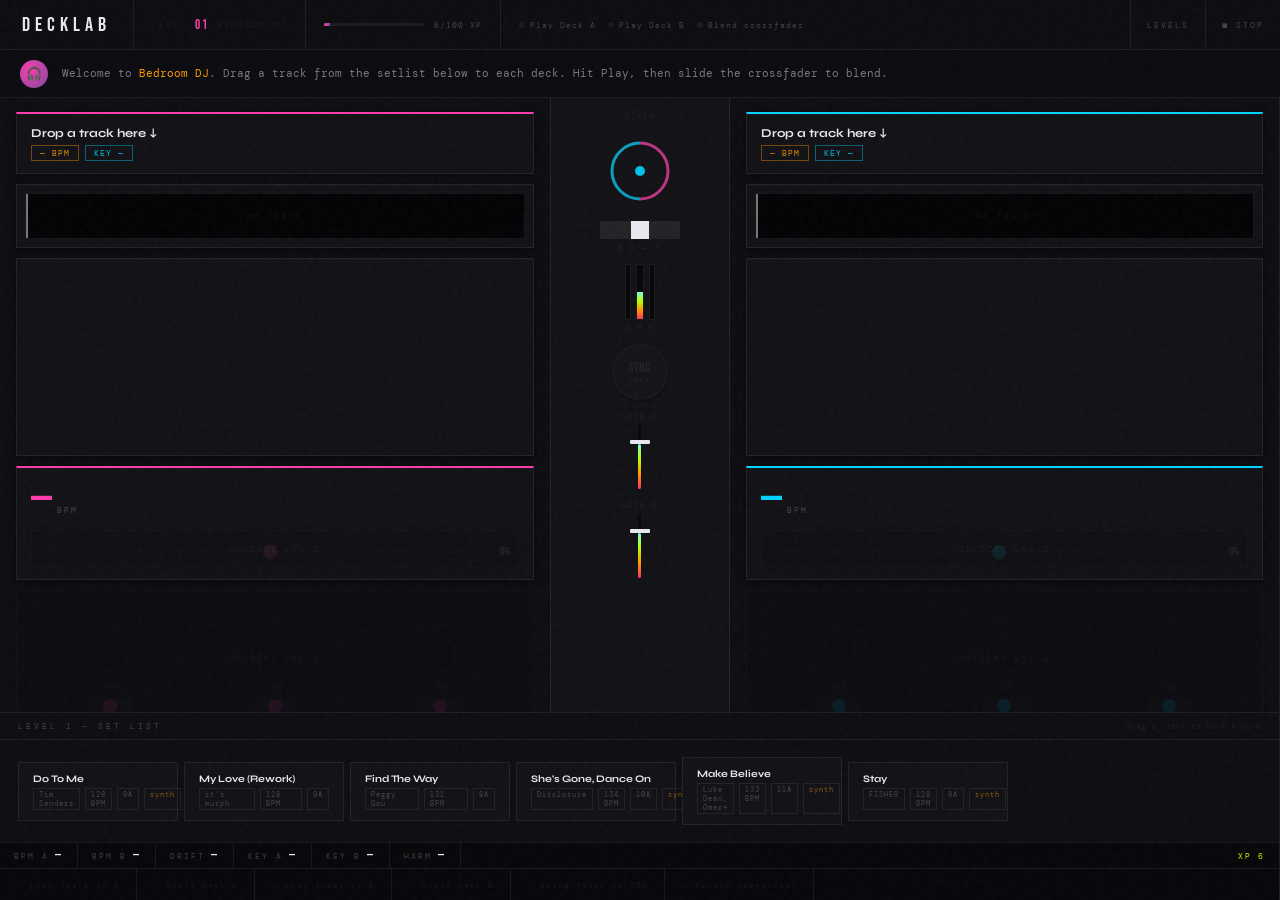
<file: index.html>
<!DOCTYPE html>
<html lang="en">
<head>
<meta charset="UTF-8">
<meta name="viewport" content="width=device-width, initial-scale=1.0">
<title>DeckLab — Game</title>
<style>
@import url('https://fonts.googleapis.com/css2?family=Bebas+Neue&family=DM+Mono:wght@300;400;500&family=Syne:wght@600;700;800&display=swap');
:root{
  --void:#07070a;--surface:#0e0e12;--panel:#121216;--raised:#1a1a20;
  --border:rgba(255,255,255,.07);--rim:rgba(255,255,255,.12);
  --text:#e8e8f0;--muted:rgba(255,255,255,.22);--dim:rgba(255,255,255,.06);
  --pink:#ff3cac;--purple:#784ba0;--blue:#2575fc;
  --orange:#ff9a00;--cyan:#00d4ff;--green:#78ffd6;--acid:#b8ff00;
  --red:#ff3060;
}
*{margin:0;padding:0;box-sizing:border-box;}
html,body{height:100%;overflow:hidden;}
body{background:var(--void);color:var(--text);font-family:'DM Mono',monospace;display:flex;flex-direction:column;user-select:none;}
body::after{content:'';position:fixed;inset:0;pointer-events:none;z-index:9997;opacity:.03;background-image:url("data:image/svg+xml,%3Csvg viewBox='0 0 200 200' xmlns='http://www.w3.org/2000/svg'%3E%3Cfilter id='n'%3E%3CfeTurbulence type='fractalNoise' baseFrequency='0.9' numOctaves='4' stitchTiles='stitch'/%3E%3C/filter%3E%3Crect width='100%25' height='100%25' filter='url(%23n)'/%3E%3C/svg%3E");}

/* ── TOP BAR ── */
#topbar{
  height:50px;background:rgba(14,14,18,.95);border-bottom:1px solid var(--border);
  display:flex;align-items:center;flex-shrink:0;z-index:200;backdrop-filter:blur(20px);
}
.tb-logo{font-family:'Bebas Neue',sans-serif;font-size:20px;letter-spacing:5px;color:var(--text);padding:0 22px;border-right:1px solid var(--border);height:100%;display:flex;align-items:center;text-decoration:none;}
.tb-logo:hover{opacity:.7;}
.tb-seg{display:flex;align-items:center;gap:8px;padding:0 18px;border-right:1px solid var(--border);height:100%;}
.tb-lbl{font-size:8px;letter-spacing:2px;text-transform:uppercase;color:var(--dim);}
.tb-val{font-family:'Bebas Neue',sans-serif;font-size:14px;color:var(--text);}
.tb-lvl{font-family:'Bebas Neue',sans-serif;font-size:13px;letter-spacing:2px;color:var(--pink);}
/* XP bar */
.xp-wrap{display:flex;align-items:center;gap:10px;padding:0 18px;border-right:1px solid var(--border);height:100%;}
.xp-track{width:100px;height:3px;background:var(--dim);border-radius:2px;overflow:hidden;}
.xp-fill{height:100%;background:linear-gradient(90deg,var(--pink),var(--purple));transition:width .5s cubic-bezier(.22,1,.36,1);}
.xp-label{font-size:8px;letter-spacing:1px;color:var(--muted);}
/* Objectives */
.obj-strip{display:flex;align-items:center;gap:12px;padding:0 18px;height:100%;}
.obj-item{display:flex;align-items:center;gap:5px;font-size:8px;letter-spacing:1px;color:var(--muted);}
.obj-dot{width:6px;height:6px;border-radius:50%;background:var(--dim);transition:all .3s;flex-shrink:0;}
.obj-dot.done{background:var(--green);box-shadow:0 0 8px var(--green);}
.tb-right{margin-left:auto;display:flex;height:100%;}
.tb-btn{height:100%;padding:0 16px;border:none;border-left:1px solid var(--border);background:transparent;color:var(--muted);font-family:'DM Mono',monospace;font-size:8px;letter-spacing:2px;text-transform:uppercase;cursor:pointer;transition:all .2s;}
.tb-btn:hover{color:var(--text);background:var(--raised);}

/* ── COACH ── */
#coachbar{
  min-height:48px;background:rgba(12,12,16,.95);border-bottom:1px solid var(--border);
  display:flex;align-items:center;padding:8px 20px;gap:14px;flex-shrink:0;
}
.coach-aura{width:28px;height:28px;border-radius:50%;background:radial-gradient(circle at 35% 35%,var(--pink),var(--purple));display:flex;align-items:center;justify-content:center;font-size:13px;flex-shrink:0;}
.coach-msg{font-size:11px;color:rgba(255,255,255,.45);flex:1;line-height:1.6;}
.coach-msg em{font-style:normal;color:var(--cyan);}
.coach-msg strong{font-style:normal;color:var(--orange);font-weight:400;}
.quiz-area{display:flex;align-items:center;gap:6px;flex-wrap:wrap;}
.qbtn{padding:4px 12px;font-size:8px;font-family:'DM Mono',monospace;letter-spacing:1px;border:1px solid var(--border);background:transparent;color:var(--muted);cursor:pointer;transition:all .15s;}
.qbtn:hover{border-color:var(--cyan);color:var(--cyan);}
.qbtn.correct{border-color:var(--green)!important;color:var(--green)!important;}
.qbtn.wrong{border-color:var(--red)!important;color:var(--red)!important;}

/* ── MAIN LAYOUT ── */
#main{flex:1;display:flex;overflow:hidden;}
#board-area{flex:1;display:flex;flex-direction:column;overflow:hidden;}
#crowd-panel{width:0;background:var(--surface);border-left:1px solid var(--border);transition:width .4s cubic-bezier(.22,1,.36,1);overflow:hidden;flex-shrink:0;}
#crowd-panel.open{width:260px;}

/* ── DJ BOARD ── */
#dj-board{
  flex:1;display:grid;
  grid-template-columns:1fr 180px 1fr;
  overflow:hidden;background:var(--surface);
}

/* ── DECK SIDE ── */
.deck-side{display:flex;flex-direction:column;overflow:hidden;}
.deck-top{padding:14px 16px;display:flex;flex-direction:column;gap:10px;overflow-y:auto;flex:1;}
.deck-top::-webkit-scrollbar{width:2px;}
.deck-top::-webkit-scrollbar-thumb{background:var(--border);}

/* hardware panel */
.hw{background:var(--panel);border:1px solid var(--border);padding:12px 14px;position:relative;box-shadow:inset 0 1px 0 rgba(255,255,255,.02),0 2px 8px rgba(0,0,0,.5);}
.hw.a-top{border-top:2px solid var(--pink);}
.hw.b-top{border-top:2px solid var(--cyan);}
.hw.locked{opacity:.22;pointer-events:none;position:relative;}
.unlock-chip{position:absolute;inset:0;display:flex;align-items:center;justify-content:center;font-size:8px;letter-spacing:2px;text-transform:uppercase;color:var(--muted);z-index:5;background:rgba(7,7,10,.6);}

/* track info */
.track-info{display:flex;flex-direction:column;gap:5px;}
.track-name{font-family:'Syne',sans-serif;font-size:12px;font-weight:700;white-space:nowrap;overflow:hidden;text-overflow:ellipsis;}
.track-meta{display:flex;gap:6px;flex-wrap:wrap;}
.tmeta{font-size:8px;letter-spacing:1px;text-transform:uppercase;padding:2px 8px;border:1px solid var(--border);color:var(--muted);}
.tmeta.bpm{border-color:rgba(255,154,0,.4);color:rgba(255,154,0,.9);}
.tmeta.key{border-color:rgba(0,212,255,.4);color:rgba(0,212,255,.9);}
.tmeta.compat{border-color:rgba(120,255,214,.4);color:rgba(120,255,214,.9);}
.tmeta.clash{border-color:rgba(255,48,96,.4);color:rgba(255,48,96,.9);}

/* waveform */
.wf{position:relative;height:46px;background:#030305;border:1px solid var(--border);overflow:hidden;}
.wfc{width:100%;height:100%;display:block;}
.wf-ph{position:absolute;top:0;bottom:0;left:0;width:2px;background:rgba(255,255,255,.45);will-change:left;}
.wf-hint{position:absolute;inset:0;display:flex;align-items:center;justify-content:center;font-size:8px;letter-spacing:2px;text-transform:uppercase;color:var(--dim);}

/* PLATTER */
.platter-outer{
  display:flex;justify-content:center;align-items:center;padding:10px;
  background:var(--panel);border:1px solid var(--border);
}
.platter-c{cursor:grab;display:block;}
.platter-c:active{cursor:grabbing;}

/* BPM display */
.bpm-display{display:flex;align-items:baseline;gap:5px;}
.bpm-num{font-family:'Bebas Neue',sans-serif;font-size:42px;line-height:1;}
.deck-a .bpm-num{color:var(--pink);}
.deck-b .bpm-num{color:var(--cyan);}
.bpm-u{font-size:8px;letter-spacing:2px;color:var(--muted);}

/* sliders */
.sl-row{display:flex;align-items:center;gap:8px;margin-top:6px;}
.sl-lbl{font-size:7px;letter-spacing:2px;text-transform:uppercase;color:var(--muted);width:30px;flex-shrink:0;}
.sl-val{font-family:'Bebas Neue',sans-serif;font-size:11px;width:40px;text-align:right;flex-shrink:0;}
input[type=range]{flex:1;-webkit-appearance:none;height:2px;background:var(--border);outline:none;cursor:pointer;}
input[type=range]::-webkit-slider-thumb{-webkit-appearance:none;width:14px;height:14px;border-radius:50%;cursor:grab;transition:transform .1s;}
input[type=range]:active::-webkit-slider-thumb{transform:scale(1.2);}
.deck-a input[type=range]::-webkit-slider-thumb{background:var(--pink);}
.deck-b input[type=range]::-webkit-slider-thumb{background:var(--cyan);}

/* EQ section */
.eq-section{display:grid;grid-template-columns:1fr 1fr 1fr;gap:8px;}
.eq-band{display:flex;flex-direction:column;align-items:center;gap:4px;}
.eq-band-lbl{font-size:7px;letter-spacing:2px;text-transform:uppercase;color:var(--muted);}
.knob-outer{position:relative;width:44px;}
.knob-c{display:block;cursor:ns-resize;}
.knob-val{font-family:'Bebas Neue',sans-serif;font-size:10px;text-align:center;color:var(--muted);}
/* EQ slider under knob */
.eq-sl{width:44px;-webkit-appearance:none;height:2px;background:var(--border);outline:none;cursor:pointer;margin-top:2px;}
.eq-sl::-webkit-slider-thumb{-webkit-appearance:none;width:10px;height:10px;border-radius:50%;cursor:grab;}
.deck-a .eq-sl::-webkit-slider-thumb{background:var(--pink);}
.deck-b .eq-sl::-webkit-slider-thumb{background:var(--cyan);}

/* transport buttons */
.transport{display:flex;gap:5px;align-items:center;}
.t-btn{flex:1;padding:9px 6px;font-size:8px;letter-spacing:1px;text-transform:uppercase;font-family:'DM Mono',monospace;border:1px solid var(--border);background:var(--raised);color:var(--muted);cursor:pointer;transition:all .15s;box-shadow:0 2px 0 rgba(0,0,0,.5);}
.t-btn:hover{color:var(--text);border-color:var(--rim);}
.t-btn:active{transform:translateY(1px);box-shadow:none;}
.t-btn.playing{border-color:var(--pink);color:var(--pink);background:rgba(255,60,172,.06);}
.deck-b .t-btn.playing{border-color:var(--cyan);color:var(--cyan);background:rgba(0,212,255,.06);}
.t-btn.cue-on{border-color:var(--acid);color:var(--acid);}
.cue-round{width:38px;height:38px;border-radius:50%;border:2px solid var(--border);background:var(--raised);font-size:7px;letter-spacing:1px;text-transform:uppercase;font-family:'DM Mono',monospace;color:var(--muted);cursor:pointer;transition:all .15s;flex-shrink:0;}
.deck-a .cue-round.on{border-color:var(--pink);color:var(--pink);}
.deck-b .cue-round.on{border-color:var(--cyan);color:var(--cyan);}

/* ── MIXER CENTER ── */
#mixer{
  background:var(--panel);border-left:1px solid var(--border);border-right:1px solid var(--border);
  display:flex;flex-direction:column;align-items:center;padding:14px 10px;gap:12px;overflow-y:auto;
}
#mixer::-webkit-scrollbar{width:2px;}
.mx-lbl{font-size:7px;letter-spacing:2px;text-transform:uppercase;color:var(--dim);}
#xf-ring{display:block;}
.xf-wrap{display:flex;flex-direction:column;align-items:center;gap:4px;width:100%;}
#xf-range{width:80px;}
#xf-range::-webkit-slider-thumb{background:var(--text);width:18px;height:18px;border-radius:0;}
.vu-row{display:flex;gap:5px;align-items:flex-end;}
.vu-col{display:flex;flex-direction:column;align-items:center;gap:3px;}
.vu{width:6px;height:56px;background:var(--void);border:1px solid var(--border);border-radius:1px;position:relative;overflow:hidden;}
.vu-fill{position:absolute;bottom:0;left:0;right:0;background:linear-gradient(to top,var(--red),var(--orange),var(--acid),var(--green));transition:height .06s;}
.sync-round{
  width:56px;height:56px;border-radius:50%;border:2px solid var(--border);
  background:var(--raised);font-family:'Bebas Neue',sans-serif;font-size:13px;
  color:var(--muted);cursor:pointer;transition:all .25s;
  box-shadow:0 3px 0 rgba(0,0,0,.6);display:flex;flex-direction:column;align-items:center;justify-content:center;
}
.sync-round:active{transform:translateY(2px);box-shadow:none;}
.sync-round.on{border-color:var(--acid);color:var(--acid);box-shadow:0 3px 0 rgba(0,0,0,.6),0 0 20px rgba(184,255,0,.15);}
.sync-sub{font-size:6px;letter-spacing:1px;font-family:'DM Mono',monospace;color:inherit;}
.gain-wrap{width:100%;display:flex;flex-direction:column;align-items:center;gap:4px;}
.fader-t{width:3px;height:64px;background:var(--void);border-radius:2px;position:relative;cursor:ns-resize;margin:0 auto;}
.fader-fill{position:absolute;bottom:0;left:0;right:0;border-radius:2px;background:linear-gradient(to top,var(--red),var(--orange),var(--acid),var(--green));}
.fader-th{position:absolute;left:50%;transform:translateX(-50%);width:20px;height:4px;background:var(--text);border-radius:1px;cursor:ns-resize;}

/* ── STATUS BAR ── */
#statusbar{
  height:26px;background:var(--void);border-top:1px solid var(--border);
  display:flex;align-items:center;flex-shrink:0;font-size:8px;letter-spacing:2px;text-transform:uppercase;color:var(--muted);
}
.sb{display:flex;align-items:center;gap:6px;padding:0 14px;border-right:1px solid var(--border);height:100%;}
.sb-v{color:var(--text);font-family:'Bebas Neue',sans-serif;font-size:12px;}
.ok{color:var(--green)!important;}.warn{color:var(--orange)!important;}.bad{color:var(--red)!important;}
.sb-right{margin-left:auto;border-right:none;color:var(--acid);}

/* ── SETLIST PANEL (below board) ── */
#setlist-panel{
  height:130px;background:var(--surface);border-top:1px solid var(--border);
  flex-shrink:0;display:flex;flex-direction:column;overflow:hidden;
}
.sl-header{display:flex;align-items:center;padding:8px 18px;border-bottom:1px solid var(--border);gap:10px;}
.sl-header-label{font-size:8px;letter-spacing:3px;text-transform:uppercase;color:var(--muted);}
.sl-hint{font-size:8px;color:var(--dim);margin-left:auto;}
.sl-tracks{display:flex;gap:6px;padding:10px 18px;overflow-x:auto;flex:1;align-items:center;}
.sl-tracks::-webkit-scrollbar{height:2px;}
.sl-tracks::-webkit-scrollbar-thumb{background:var(--border);}

.track-card{
  flex-shrink:0;padding:10px 14px;
  background:var(--panel);border:1px solid var(--border);
  cursor:grab;transition:all .2s;width:160px;
  position:relative;
}
.track-card:hover{border-color:var(--rim);}
.track-card.dragging{opacity:.4;cursor:grabbing;}
.track-card.played{opacity:.35;}
.tc-name{font-family:'Syne',sans-serif;font-size:10px;font-weight:700;white-space:nowrap;overflow:hidden;text-overflow:ellipsis;margin-bottom:3px;}
.tc-meta{display:flex;gap:5px;}
.tc-tag{font-size:7px;letter-spacing:1px;padding:1px 5px;border:1px solid var(--border);color:var(--muted);}

/* Drop zones on decks */
.deck-drop-zone{
  position:absolute;inset:0;border:2px dashed transparent;
  background:transparent;transition:all .2s;z-index:10;pointer-events:none;
}
.deck-drop-zone.active{
  border-color:rgba(255,255,255,.2);
  background:rgba(255,255,255,.03);
}

/* ── CAMELOT POPUP ── */
#camelot-modal{
  position:fixed;inset:0;z-index:9500;
  background:rgba(7,7,10,.88);backdrop-filter:blur(20px);
  display:none;align-items:center;justify-content:center;
}
#camelot-modal.show{display:flex;}
.cm-box{background:var(--surface);border:1px solid var(--border);padding:36px;max-width:520px;width:90%;}
.cm-title{font-family:'Bebas Neue',sans-serif;font-size:42px;margin-bottom:6px;}
.cm-sub{font-size:10px;color:var(--muted);margin-bottom:24px;line-height:1.7;}
#camelot-canvas{display:block;margin:0 auto 20px;}
.cm-close{padding:10px 24px;font-size:9px;letter-spacing:3px;text-transform:uppercase;font-family:'DM Mono',monospace;border:1px solid var(--border);background:transparent;color:var(--muted);cursor:pointer;transition:all .2s;}
.cm-close:hover{border-color:var(--rim);color:var(--text);}

/* ── CROWD PANEL ── */
#crowd-panel{display:flex;flex-direction:column;}
.crowd-header{padding:14px 16px;border-bottom:1px solid var(--border);}
.crowd-title{font-size:9px;letter-spacing:3px;text-transform:uppercase;color:var(--muted);margin-bottom:4px;}
.crowd-meters{display:flex;gap:16px;margin-top:8px;}
.cm-item{flex:1;}
.cm-item-lbl{font-size:7px;letter-spacing:1px;text-transform:uppercase;color:var(--dim);margin-bottom:4px;}
.cm-bar{height:3px;background:var(--dim);border-radius:2px;overflow:hidden;}
.cm-fill{height:100%;border-radius:2px;transition:width .8s ease;}
.crowd-msgs{flex:1;overflow-y:auto;padding:8px;display:flex;flex-direction:column;gap:5px;}
.crowd-msgs::-webkit-scrollbar{width:2px;}
.crowd-msg-bubble{
  background:var(--panel);border:1px solid var(--border);
  padding:8px 10px;font-size:9px;line-height:1.5;
  color:rgba(255,255,255,.5);border-radius:2px;
  animation:msgIn .3s ease;
}
.crowd-msg-bubble .msg-name{color:var(--orange);font-size:8px;letter-spacing:1px;display:block;margin-bottom:3px;}
@keyframes msgIn{from{opacity:0;transform:translateY(6px)}to{opacity:1;transform:none}}

/* ── LEVEL COMPLETE ── */
#lvl-complete{
  position:fixed;inset:0;z-index:9800;
  background:rgba(7,7,10,.96);backdrop-filter:blur(20px);
  display:none;flex-direction:column;align-items:center;justify-content:center;padding:40px;
}
#lvl-complete.show{display:flex;}
.lc-eye{font-size:9px;letter-spacing:4px;text-transform:uppercase;color:var(--muted);margin-bottom:10px;}
.lc-title{font-family:'Bebas Neue',sans-serif;font-size:80px;color:#fff;line-height:.9;margin-bottom:6px;text-align:center;}
.lc-stars-row{display:flex;gap:12px;font-size:40px;margin:20px 0;}
.lc-grid{display:flex;gap:2px;margin-bottom:32px;}
.lc-stat{background:var(--surface);border:1px solid var(--border);padding:20px 28px;text-align:center;}
.lc-sv{font-family:'Bebas Neue',sans-serif;font-size:48px;color:var(--pink);line-height:1;}
.lc-sl{font-size:8px;letter-spacing:2px;text-transform:uppercase;color:var(--muted);margin-top:4px;}
.lc-tip{max-width:440px;font-size:11px;line-height:1.9;color:rgba(255,255,255,.3);text-align:center;margin-bottom:30px;}
.lc-actions{display:flex;gap:10px;}
.lc-btn{padding:12px 28px;font-size:9px;letter-spacing:3px;text-transform:uppercase;font-family:'DM Mono',monospace;border:1px solid;cursor:pointer;background:transparent;transition:all .2s;}
.lc-btn.p{border-color:var(--pink);color:var(--pink);}
.lc-btn.p:hover{background:var(--pink);color:var(--void);}
.lc-btn.s{border-color:var(--border);color:var(--muted);}
.lc-btn.s:hover{border-color:var(--rim);color:var(--text);}

/* ── TASK TIMELINE ── */
#task-bar{
  height:32px;background:var(--void);border-top:1px solid var(--border);
  display:flex;align-items:center;gap:0;flex-shrink:0;overflow:hidden;
}
.task-item{
  display:flex;align-items:center;gap:6px;padding:0 16px;
  border-right:1px solid var(--border);height:100%;
  font-size:8px;letter-spacing:1px;color:var(--dim);white-space:nowrap;
}
.task-star{font-size:11px;opacity:.2;transition:all .3s;}
.task-star.earned{opacity:1;text-shadow:0 0 10px var(--acid);}

/* toast */
#toast{
  position:fixed;bottom:44px;left:50%;transform:translateX(-50%) translateY(12px);
  opacity:0;background:var(--surface);border:1px solid rgba(120,255,214,.25);
  padding:10px 24px;font-size:9px;letter-spacing:3px;text-transform:uppercase;
  color:var(--green);transition:all .35s;pointer-events:none;z-index:9000;
}
#toast.show{opacity:1;transform:translateX(-50%) translateY(0);}

::-webkit-scrollbar{width:2px;}::-webkit-scrollbar-track{background:transparent;}::-webkit-scrollbar-thumb{background:var(--border);}
</style>
</head>
<body>

<!-- TOP BAR -->
<div id="topbar">
  <a href="decklab-landing.html" class="tb-logo">DeckLab</a>
  <div class="tb-seg">
    <span class="tb-lbl">LEVEL</span>
    <span class="tb-lvl" id="tb-lvl">01</span>
    <span class="tb-lbl" id="tb-lvlname">Bedroom DJ</span>
  </div>
  <div class="xp-wrap">
    <div class="xp-track"><div class="xp-fill" id="xp-fill" style="width:0%"></div></div>
    <span class="xp-label"><span id="xp-now">0</span>/<span id="xp-max">100</span> XP</span>
  </div>
  <div class="obj-strip" id="obj-strip"></div>
  <div class="tb-right">
    <button class="tb-btn" onclick="window.location='decklab-levels.html'">Levels</button>
    <button class="tb-btn" onclick="hardStop()">■ Stop</button>
  </div>
</div>

<!-- COACH -->
<div id="coachbar">
  <div class="coach-aura">🎧</div>
  <div class="coach-msg" id="coach-msg">Loading level…</div>
  <div class="quiz-area" id="quiz-area"></div>
</div>

<!-- MAIN -->
<div id="main">
  <div id="board-area">

    <!-- DJ BOARD -->
    <div id="dj-board">

      <!-- DECK A -->
      <div class="deck-side deck-a" id="deck-a-side">
        <div class="deck-top" id="dt-a">
          <div class="deck-drop-zone" id="drop-a"></div>

          <!-- Track info -->
          <div class="hw a-top">
            <div class="track-info" id="tinfo-a">
              <div class="track-name" id="tname-a">Drop a track here ↓</div>
              <div class="track-meta" id="tmeta-a">
                <span class="tmeta bpm" id="tbpm-a">— BPM</span>
                <span class="tmeta key" id="tkey-a">Key —</span>
              </div>
            </div>
          </div>

          <!-- Waveform -->
          <div class="hw" style="padding:8px;">
            <div class="wf" id="wf-a">
              <canvas class="wfc" id="wfc-a"></canvas>
              <div class="wf-ph" id="ph-a" style="left:0"></div>
              <div class="wf-hint" id="wfh-a">NO TRACK</div>
            </div>
          </div>

          <!-- Platter -->
          <div class="platter-outer hw">
            <canvas class="platter-c" id="plt-a" width="176" height="176"></canvas>
          </div>

          <!-- BPM + Pitch (locked L1) -->
          <div class="hw a-top">
            <div class="bpm-display">
              <span class="bpm-num" id="bnum-a">—</span>
              <span class="bpm-u">BPM</span>
            </div>
            <div class="hw locked" id="pitch-a-wrap" style="margin-top:8px;padding:8px;">
              <div class="unlock-chip" id="pitch-a-lock">Unlocks Lvl 2</div>
              <div class="sl-row">
                <span class="sl-lbl">TEMPO</span>
                <input type="range" id="pitch-a" min="-8" max="8" step="0.05" value="0" oninput="pitchChange('a')">
                <span class="sl-val" id="pval-a">0%</span>
              </div>
            </div>
          </div>

          <!-- EQ (locked L1-4) -->
          <div class="hw locked" id="eq-a-wrap">
            <div class="unlock-chip" id="eq-a-lock">Unlocks Lvl 5</div>
            <div style="font-size:7px;letter-spacing:2px;text-transform:uppercase;color:var(--muted);margin-bottom:8px;">EQ</div>
            <div class="eq-section" id="eq-a"></div>
          </div>

          <!-- Transport -->
          <div class="hw a-top">
            <div class="transport">
              <button class="t-btn" style="flex:2;padding:10px;" id="pbtn-a" onclick="togglePlay('a')">▶ PLAY</button>
              <button class="t-btn" id="nudge-al" onclick="nudge('a',-0.08)" style="opacity:.25;pointer-events:none">◀</button>
              <button class="t-btn" id="nudge-ar" onclick="nudge('a',0.08)" style="opacity:.25;pointer-events:none">▶</button>
              <button class="cue-round" id="cbtn-a" onclick="hitCue('a')">CUE</button>
            </div>
          </div>
        </div>
      </div>

      <!-- MIXER -->
      <div id="mixer">
        <div class="mx-lbl">MIXER</div>
        <canvas id="xf-ring" width="76" height="76"></canvas>
        <div class="xf-wrap">
          <input type="range" id="xf-range" min="0" max="100" value="50" oninput="xfChange()">
          <div class="mx-lbl">A ◄ ► B</div>
        </div>
        <div class="vu-row">
          <div class="vu-col"><div class="vu"><div class="vu-fill" id="vu-a" style="height:0%"></div></div><div class="mx-lbl">A</div></div>
          <div class="vu-col"><div class="vu" style="width:8px"><div class="vu-fill" id="vu-m" style="height:50%"></div></div><div class="mx-lbl">M</div></div>
          <div class="vu-col"><div class="vu"><div class="vu-fill" id="vu-b" style="height:0%"></div></div><div class="mx-lbl">B</div></div>
        </div>
        <button class="sync-round" id="sync-btn" onclick="syncDecks()">
          SYNC<span class="sync-sub" id="sync-sub">LVL2</span>
        </button>
        <div class="gain-wrap">
          <div class="mx-lbl">GAIN A</div>
          <div class="fader-t" id="gain-a-t">
            <div class="fader-fill" id="gain-a-fill" style="height:70%"></div>
            <div class="fader-th" id="gain-a-th" style="bottom:70%"></div>
          </div>
        </div>
        <div class="gain-wrap">
          <div class="mx-lbl">GAIN B</div>
          <div class="fader-t" id="gain-b-t">
            <div class="fader-fill" id="gain-b-fill" style="height:70%"></div>
            <div class="fader-th" id="gain-b-th" style="bottom:70%"></div>
          </div>
        </div>
      </div>

      <!-- DECK B -->
      <div class="deck-side deck-b" id="deck-b-side">
        <div class="deck-top" id="dt-b">
          <div class="deck-drop-zone" id="drop-b"></div>

          <div class="hw b-top">
            <div class="track-info" id="tinfo-b">
              <div class="track-name" id="tname-b">Drop a track here ↓</div>
              <div class="track-meta" id="tmeta-b">
                <span class="tmeta bpm" id="tbpm-b">— BPM</span>
                <span class="tmeta key" id="tkey-b">Key —</span>
              </div>
            </div>
          </div>

          <div class="hw" style="padding:8px;">
            <div class="wf" id="wf-b">
              <canvas class="wfc" id="wfc-b"></canvas>
              <div class="wf-ph" id="ph-b" style="left:0"></div>
              <div class="wf-hint" id="wfh-b">NO TRACK</div>
            </div>
          </div>

          <div class="platter-outer hw">
            <canvas class="platter-c" id="plt-b" width="176" height="176"></canvas>
          </div>

          <div class="hw b-top">
            <div class="bpm-display">
              <span class="bpm-num" id="bnum-b">—</span>
              <span class="bpm-u">BPM</span>
            </div>
            <div class="hw locked" id="pitch-b-wrap" style="margin-top:8px;padding:8px;">
              <div class="unlock-chip" id="pitch-b-lock">Unlocks Lvl 2</div>
              <div class="sl-row">
                <span class="sl-lbl">TEMPO</span>
                <input type="range" id="pitch-b" min="-8" max="8" step="0.05" value="0" oninput="pitchChange('b')">
                <span class="sl-val" id="pval-b">0%</span>
              </div>
            </div>
          </div>

          <div class="hw locked" id="eq-b-wrap">
            <div class="unlock-chip" id="eq-b-lock">Unlocks Lvl 5</div>
            <div style="font-size:7px;letter-spacing:2px;text-transform:uppercase;color:var(--muted);margin-bottom:8px;">EQ</div>
            <div class="eq-section" id="eq-b"></div>
          </div>

          <div class="hw b-top">
            <div class="transport">
              <button class="t-btn" style="flex:2;padding:10px;" id="pbtn-b" onclick="togglePlay('b')">▶ PLAY</button>
              <button class="t-btn" id="nudge-bl" onclick="nudge('b',-0.08)" style="opacity:.25;pointer-events:none">◀</button>
              <button class="t-btn" id="nudge-br" onclick="nudge('b',0.08)" style="opacity:.25;pointer-events:none">▶</button>
              <button class="cue-round" id="cbtn-b" onclick="hitCue('b')">CUE</button>
            </div>
          </div>
        </div>
      </div>
    </div><!-- /dj-board -->

    <!-- SETLIST -->
    <div id="setlist-panel">
      <div class="sl-header">
        <span class="sl-header-label" id="sl-level-label">Level 1 — Set List</span>
        <span class="sl-hint">Drag a track to Deck A or B</span>
      </div>
      <div class="sl-tracks" id="sl-tracks"></div>
    </div>

    <!-- STATUS BAR -->
    <div id="statusbar">
      <div class="sb"><span>BPM A</span><span class="sb-v" id="sb-ba">—</span></div>
      <div class="sb"><span>BPM B</span><span class="sb-v" id="sb-bb">—</span></div>
      <div class="sb"><span>DRIFT</span><span class="sb-v" id="sb-drift">—</span></div>
      <div class="sb"><span>KEY A</span><span class="sb-v" id="sb-ka">—</span></div>
      <div class="sb"><span>KEY B</span><span class="sb-v" id="sb-kb">—</span></div>
      <div class="sb"><span>HARM</span><span class="sb-v" id="sb-harm">—</span></div>
      <div class="sb sb-right">XP <span id="sb-xp">0</span></div>
    </div>

    <!-- TASK TIMELINE -->
    <div id="task-bar" id="task-bar"></div>
  </div><!-- /board-area -->

  <!-- CROWD PANEL -->
  <div id="crowd-panel">
    <div class="crowd-header">
      <div class="crowd-title">Crowd Sim</div>
      <div class="crowd-meters">
        <div class="cm-item">
          <div class="cm-item-lbl">Energy</div>
          <div class="cm-bar"><div class="cm-fill" id="crowd-energy" style="width:30%;background:linear-gradient(90deg,var(--pink),var(--orange))"></div></div>
        </div>
        <div class="cm-item">
          <div class="cm-item-lbl">Vibe</div>
          <div class="cm-bar"><div class="cm-fill" id="crowd-vibe" style="width:50%;background:linear-gradient(90deg,var(--blue),var(--cyan))"></div></div>
        </div>
      </div>
    </div>
    <div class="crowd-msgs" id="crowd-msgs"></div>
  </div>
</div><!-- /main -->

<!-- CAMELOT POPUP -->
<div id="camelot-modal">
  <div class="cm-box">
    <div class="cm-title">Camelot Wheel</div>
    <div class="cm-sub">Adjacent keys (±1) blend harmonically. Same number = perfect match.<br>Letters: A = minor, B = major. Mix within neighbors to stay musical.</div>
    <canvas id="camelot-canvas" width="280" height="280"></canvas>
    <button class="cm-close" onclick="document.getElementById('camelot-modal').classList.remove('show')">Close → Keep Mixing</button>
  </div>
</div>

<!-- LEVEL COMPLETE -->
<div id="lvl-complete">
  <div class="lc-eye">Level Complete</div>
  <div class="lc-title" id="lc-title">BEDROOM DJ</div>
  <div class="lc-stars-row" id="lc-stars-row">⭐⭐⭐</div>
  <div class="lc-grid">
    <div class="lc-stat"><div class="lc-sv" id="lc-xp">0</div><div class="lc-sl">XP</div></div>
    <div class="lc-stat"><div class="lc-sv" id="lc-objs">0/3</div><div class="lc-sl">Objectives</div></div>
    <div class="lc-stat"><div class="lc-sv" id="lc-time">0:00</div><div class="lc-sl">Time</div></div>
  </div>
  <div class="lc-tip" id="lc-tip"></div>
  <div class="lc-actions">
    <button class="lc-btn p" id="lc-next-btn" onclick="nextLevel()">→ Next Level</button>
    <button class="lc-btn s" onclick="window.location='decklab-levels.html'">← All Levels</button>
  </div>
</div>

<div id="toast"></div>

<script>
// ══════════════════════════════════════════════
//  TRACK LIBRARY
//  To add real audio: set src: './tracks/trackNN.mp3'
// ══════════════════════════════════════════════
const TRACK_LIBRARY = [
  // Level 1
  {id:1,  name:"Do To Me",           artist:"Tim Sanders",              bpm:128, key:"9A",  camelot:"9A",  src:null},
  {id:2,  name:"My Love (Rework)",   artist:"it's murph",               bpm:128, key:"9A",  camelot:"9A",  src:"/tracks/my-love.mp3"},
  {id:3,  name:"Find The Way",       artist:"Peggy Gou",                bpm:131, key:"8A",  camelot:"8A",  src:"./tracks/Find The Way.mp3"},
  {id:4,  name:"She's Gone, Dance On",artist:"Disclosure",              bpm:134, key:"10A", camelot:"10A", src:null},
  {id:5,  name:"Make Believe",       artist:"Luke Dean, Omar+",         bpm:133, key:"11A", camelot:"11A", src:null},
  {id:6,  name:"Stay",               artist:"FISHER",                   bpm:128, key:"8A",  camelot:"8A",  src:null},
  // Level 2
  {id:7,  name:"Make Believe",       artist:"Jigitz",                   bpm:146, key:"9A",  camelot:"9A",  src:null},
  {id:8,  name:"I Guess We're Not the Same",artist:"Sammy Virji",       bpm:140, key:"10A", camelot:"10A", src:null},
  {id:9,  name:"Picanya 2400",       artist:"KETTAMA",                  bpm:135, key:"8A",  camelot:"8A",  src:null},
  {id:10, name:"Still Sleepless",    artist:"D.O.D, Carla Monroe",      bpm:126, key:"7A",  camelot:"7A",  src:null},
  {id:11, name:"sh!ne",              artist:"Disco Lines, wes mills",   bpm:140, key:"9A",  camelot:"9A",  src:null},
  // Level 3
  {id:12, name:"Can't Let You Go",   artist:"Oden & Fatzo",             bpm:130, key:"8B",  camelot:"8B",  src:null},
  {id:13, name:"Lady Love",          artist:"Oden & Fatzo, Camden Cox", bpm:126, key:"7B",  camelot:"7B",  src:null},
  {id:14, name:"Real Love",          artist:"Retrowaves",               bpm:128, key:"5A",  camelot:"5A",  src:null},
  {id:15, name:"High and I Like It", artist:"It's Murph, Evalyn",       bpm:128, key:"3B",  camelot:"3B",  src:null},
  // Level 4
  {id:16, name:"Thin Line",          artist:"John Summit, Guz",         bpm:125, key:"6A",  camelot:"6A",  src:null},
  {id:17, name:"In Plain Sight (Always)",artist:"camoufly",             bpm:133, key:"10A", camelot:"10A", src:null},
  {id:18, name:"tell you straight",  artist:"Jigitz",                   bpm:148, key:"11A", camelot:"11A", src:null},
  {id:19, name:"The Less I Know (Remix)",artist:"Mau P",               bpm:128, key:"9A",  camelot:"9A",  src:null},
  // Level 5
  {id:20, name:"Desire",             artist:"Chris Stussy",             bpm:134, key:"11A", camelot:"11A", src:null},
  {id:21, name:"ROOM202",            artist:"Knock2, fussy",            bpm:126, key:"6A",  camelot:"6A",  src:null},
  {id:22, name:"FORMATIONS",         artist:"Mild Minds",               bpm:114, key:"5A",  camelot:"5A",  src:null},
  {id:23, name:"On & On",            artist:"Chris Lake, Yael Watchman",bpm:129, key:"9A",  camelot:"9A",  src:null},
];

// ══════════════════════════════════════════════
//  LEVEL CONFIG
// ══════════════════════════════════════════════
const LEVELS = {
  1:{
    name:'Bedroom DJ', num:'01',
    xpGoal:100,
    trackIds:[1,2,3,4,5,6],
    objectives:[
      {id:'play_a',  label:'Play Deck A'},
      {id:'play_b',  label:'Play Deck B'},
      {id:'xf_blend',label:'Blend crossfader'},
    ],
    tasks:[
      {id:'load_a',  label:'Load track to A'},
      {id:'play_a',  label:'Start Deck A'},
      {id:'load_b',  label:'Load track to B'},
      {id:'play_b',  label:'Start Deck B'},
      {id:'xf_mid',  label:'Bring fader to 50%'},
      {id:'finish',  label:'Finish transition'},
    ],
    unlock:{pitch:false,nudge:false,sync:false,eq:false,cue:false,crowd:false},
    tip:'Level 2 unlocks the tempo slider and SYNC button — the real tools of beatmatching.',
    coachIntro:'Welcome to <strong>Bedroom DJ</strong>. Drag a track from the setlist below to each deck. Hit Play, then slide the crossfader to blend.'
  },
  2:{
    name:'Backyard Boiler', num:'02',
    xpGoal:200,
    trackIds:[7,8,9,10,11],
    objectives:[
      {id:'sync_bpm', label:'Sync BPM'},
      {id:'nudge_use',label:'Nudge to align'},
      {id:'hold_blend',label:'Hold 20s blend'},
    ],
    tasks:[
      {id:'load_both',label:'Load both decks'},
      {id:'check_bpm',label:'Check BPM gap'},
      {id:'use_pitch',label:'Use tempo slider'},
      {id:'sync_it',  label:'Hit SYNC'},
      {id:'nudge_it', label:'Nudge beats in phase'},
      {id:'blend',    label:'Blend over 20s'},
    ],
    unlock:{pitch:true,nudge:true,sync:true,eq:false,cue:false,crowd:false},
    tip:'Level 3 unlocks the Camelot Wheel — harmonic mixing makes transitions sound musical.',
    coachIntro:'<strong>Backyard Boiler.</strong> Pitch slider and SYNC are unlocked. These tracks have different BPMs — use SYNC to lock them, then nudge to align the beats.'
  },
  3:{
    name:'Frat Basement', num:'03',
    xpGoal:250,
    trackIds:[12,13,14,15],
    objectives:[
      {id:'harmonic_mix',  label:'Make harmonic mix'},
      {id:'camelot_check', label:'Check Camelot Wheel'},
      {id:'key_match',     label:'Match adjacent keys'},
    ],
    tasks:[
      {id:'open_camelot',label:'Open Camelot Wheel'},
      {id:'check_keys',  label:'Check key compatibility'},
      {id:'pick_adjacent',label:'Pick adjacent key track'},
      {id:'blend_keys',  label:'Blend harmonically'},
    ],
    unlock:{pitch:true,nudge:true,sync:true,eq:false,cue:false,crowd:false},
    tip:'Level 4 unlocks cue points and introduces the crowd simulator.',
    coachIntro:'<strong>Frat Basement.</strong> Keys matter now. Tap the <em>Camelot</em> button to see the wheel. Pick tracks that are adjacent (±1) or the same number for harmonic blends.',
    showCamelot:true
  },
  4:{
    name:'Sunrise Rooftop', num:'04',
    xpGoal:300,
    trackIds:[16,17,18,19],
    objectives:[
      {id:'set_cue',    label:'Set a cue point (press 1 or 2)'},
      {id:'use_cue',    label:'Jump back to cue'},
      {id:'crowd_happy',label:'Keep crowd energy > 60%'},
    ],
    tasks:[
      {id:'set_cue_a',  label:'Set cue on Deck A (key 1)'},
      {id:'set_cue_b',  label:'Set cue on Deck B (key 2)'},
      {id:'punch_in',   label:'Punch in from cue'},
      {id:'crowd_peak', label:'Get crowd energy > 60%'},
    ],
    unlock:{pitch:true,nudge:true,sync:true,eq:false,cue:true,crowd:true},
    tip:'Level 5 unlocks 3-band EQ per deck — the most powerful mixing tool.',
    coachIntro:'<strong>Sunrise Rooftop.</strong> Cue points are unlocked (press keyboard <em>1</em> for Deck A, <em>2</em> for Deck B). Crowd simulator is live — keep them happy.'
  },
  5:{
    name:'Festival Gate', num:'05',
    xpGoal:400,
    trackIds:[20,21,22,23],
    objectives:[
      {id:'bass_swap',  label:'Execute a bass swap'},
      {id:'eq_hi_cut',  label:'Cut highs for drop effect'},
      {id:'crowd_75',   label:'Hold crowd energy > 75%'},
    ],
    tasks:[
      {id:'lower_low_b',label:'Cut LOW on Deck B'},
      {id:'blend_over', label:'Blend crossfader over'},
      {id:'restore_bass',label:'Bring bass back on B'},
      {id:'cut_a_bass', label:'Cut LOW on Deck A'},
      {id:'crowd_high', label:'Crowd > 75% for 30s'},
    ],
    unlock:{pitch:true,nudge:true,sync:true,eq:true,cue:true,crowd:true},
    tip:'Level 6 is the full Headliner mode — every track, full crowd, no guidance.',
    coachIntro:'<strong>Festival Gate.</strong> 3-band EQ is unlocked. Master the bass swap: cut the LOW on Deck B → blend the fader → bring it back → cut Deck A\'s bass.'
  },
  6:{
    name:'Headliner', num:'06',
    xpGoal:500,
    trackIds:[1,2,3,4,5,6,7,8,9,10,11,12,13,14,15,16,17,18,19,20,21,22,23],
    objectives:[
      {id:'full_set',   label:'Play 6+ tracks'},
      {id:'no_trainwreck',label:'No key clashes'},
      {id:'crowd_80',   label:'Crowd peaks above 80%'},
    ],
    tasks:[
      {id:'play_6',     label:'Play 6 tracks'},
      {id:'harmonic_set',label:'All harmonic blends'},
      {id:'peak_crowd', label:'Crowd peaks > 80%'},
    ],
    unlock:{pitch:true,nudge:true,sync:true,eq:true,cue:true,crowd:true},
    tip:'You made it. This is what DJing feels like.',
    coachIntro:'<strong>Headliner Mode.</strong> Full setlist. Full crowd. No coaching. Just mix.'
  }
};

// ══════════════════════════════════════════════
//  STATE
// ══════════════════════════════════════════════
let currentLevelNum = parseInt(new URLSearchParams(location.search).get('level')) || 1;
let LVL = LEVELS[currentLevelNum];

const SESSION = {
  xp:0, startTime:Date.now(),
  objsDone:0, tasksDone:new Set(),
  xfMoves:0, blendStart:null, tracksPlayed:new Set(),
  clashCount:0, crowdPeak:0
};

let AC = null;
function getAC(){
  if(!AC) AC = new(window.AudioContext||window.webkitAudioContext)();
  if(AC.state==='suspended') AC.resume();
  return AC;
}
let masterGain;

const D = {
  a:{buf:null,src:null,gainNode:null,eq:{lo:null,mid:null,hi:null},filter:null,analyser:null,
     playing:false,startedAt:0,pausedAt:0,pitch:1,bpm:null,key:null,duration:0,gainVal:0.8,cuePoint:0,trackId:null},
  b:{buf:null,src:null,gainNode:null,eq:{lo:null,mid:null,hi:null},filter:null,analyser:null,
     playing:false,startedAt:0,pausedAt:0,pitch:1,bpm:null,key:null,duration:0,gainVal:0.8,cuePoint:0,trackId:null}
};

let platterAngle={a:0,b:0};
let crowdEnergy=30,crowdVibe=50,crowdTick=0;

// ══════════════════════════════════════════════
//  AUDIO CHAIN
// ══════════════════════════════════════════════
function buildChain(deck){
  const ac=getAC();
  if(!masterGain){masterGain=ac.createGain();masterGain.gain.value=0.82;masterGain.connect(ac.destination);}
  const d=D[deck];
  d.eq.lo=ac.createBiquadFilter();d.eq.lo.type='lowshelf';d.eq.lo.frequency.value=250;d.eq.lo.gain.value=0;
  d.eq.mid=ac.createBiquadFilter();d.eq.mid.type='peaking';d.eq.mid.frequency.value=1200;d.eq.mid.Q.value=0.8;d.eq.mid.gain.value=0;
  d.eq.hi=ac.createBiquadFilter();d.eq.hi.type='highshelf';d.eq.hi.frequency.value=4000;d.eq.hi.gain.value=0;
  d.filter=ac.createBiquadFilter();d.filter.type='lowpass';d.filter.frequency.value=20000;
  d.analyser=ac.createAnalyser();d.analyser.fftSize=256;d.analyser.smoothingTimeConstant=0.8;
  d.gainNode=ac.createGain();d.gainNode.gain.value=d.gainVal;
  d.eq.lo.connect(d.eq.mid);d.eq.mid.connect(d.eq.hi);d.eq.hi.connect(d.filter);
  d.filter.connect(d.analyser);d.analyser.connect(d.gainNode);d.gainNode.connect(masterGain);
}

// ── SYNTHESIZE TRACK FROM TRACK DATA ──
function synthTrack(trackData, duration=90){
  const ac=getAC();const sr=ac.sampleRate;
  const buf=ac.createBuffer(2,Math.round(sr*duration),sr);
  const bpm=trackData.bpm;
  const rootNote=trackData.camelot||'9A';
  // Map camelot to root freq approximation
  const rootFreqs={'1A':261,'2A':277,'3A':294,'4A':311,'5A':330,'6A':349,'7A':370,'8A':392,'9A':415,'10A':440,'11A':466,'12A':494,'1B':277,'2B':294,'3B':311,'4B':330,'5B':349,'6B':370,'7B':392,'8B':415,'9B':440,'10B':466,'11B':494,'12B':523};
  const rootHz=rootFreqs[rootNote]||415;
  for(let ch=0;ch<2;ch++){
    const data=buf.getChannelData(ch);
    const spb=sr*60/bpm,sp16=spb/4;
    for(let i=0;i<data.length;i++){
      let s=0;
      const step=Math.floor(i/sp16)%16;
      const in16=(i%sp16)/sp16;
      // Kick
      if(step===0||step===8){const t=in16;s+=Math.sin(2*Math.PI*(150*Math.exp(-t*9))*t)*Math.exp(-t*8)*.75;}
      // Snare
      if(step===4||step===12){const t=in16;s+=(Math.random()*2-1)*Math.exp(-t*14)*.35;}
      // Hat
      s+=(Math.random()*2-1)*Math.exp(-in16*22)*((step%2===0)?.1:.05);
      // Bass
      if(step===0||step===8){const t=in16;for(let h=1;h<=3;h++)s+=Math.sin(2*Math.PI*rootHz/2*h*t)/h*Math.exp(-t*5)*.4;}
      // Pad
      const padT=i/sr;
      s+=Math.sin(2*Math.PI*rootHz*2*padT)*.1+Math.sin(2*Math.PI*rootHz*3*padT)*.06;
      // Phrase env
      const phraseLen=spb*16,phrasePos=(i%phraseLen)/phraseLen;
      const env=Math.min(phrasePos*8,1)*Math.min((1-phrasePos)*8,1);
      data[i]=Math.max(-1,Math.min(1,s*env*.82));
    }
  }
  return buf;
}

// ── LOAD TRACK ONTO DECK ──
async function loadTrackToDeck(trackData, deck){
  getAC();
  if(!D[deck].gainNode) buildChain(deck);
  const d=D[deck];
  if(d.playing){stopDeck(deck);}
  coach('⚙️ Loading <strong>'+trackData.name+'</strong>…',null);
  try{
    if(trackData.src){
      // Real audio file
      const resp=await fetch(trackData.src);
      const ab=await resp.arrayBuffer();
      d.buf=await AC.decodeAudioData(ab);
    } else {
      // Synthesized fallback
      d.buf=synthTrack(trackData);
    }
    d.duration=d.buf.duration;
    d.bpm=trackData.bpm;
    d.key=trackData.camelot;
    d.pitch=1;d.pausedAt=0;d.trackId=trackData.id;
    // Reset pitch
    document.getElementById(`pitch-${deck}`).value=0;
    document.getElementById(`pval-${deck}`).textContent='0%';
    // UI
    document.getElementById(`tname-${deck}`).textContent=trackData.name+' — '+trackData.artist;
    document.getElementById(`tbpm-${deck}`).textContent=trackData.bpm+' BPM';
    document.getElementById(`tkey-${deck}`).textContent='Key '+trackData.camelot;
    document.getElementById(`bnum-${deck}`).textContent=trackData.bpm;
    document.getElementById(`wfh-${deck}`).style.display='none';
    document.getElementById(`sb-b${deck}`).textContent=trackData.bpm;
    document.getElementById(`sb-k${deck}`).textContent=trackData.camelot;
    // Draw waveform visual
    drawWave(deck);
    updateHarmony();
    SESSION.tracksPlayed.add(trackData.id);
    earnXP(10);
    checkTask('load_a');checkTask('load_b');checkTask('load_both');
    coach('🎵 <strong>'+trackData.name+'</strong> loaded to Deck '+deck.toUpperCase()+' — <em>'+trackData.bpm+' BPM, key '+trackData.camelot+'</em>. Hit Play.',null);
  }catch(e){
    coach('⚠️ Could not load track. If using real files, check the tracks/ folder.',null);
    console.error(e);
  }
}

// ── WAVE VISUAL ──
function drawWave(deck){
  const d=D[deck];if(!d.buf)return;
  const cv=document.getElementById(`wfc-${deck}`);
  const wrap=document.getElementById(`wf-${deck}`);
  cv.width=wrap.offsetWidth*window.devicePixelRatio||2;cv.height=92;
  cv.style.width=wrap.offsetWidth+'px';cv.style.height='46px';
  const c=cv.getContext('2d'),W=cv.width,H=cv.height;
  const ch=d.buf.getChannelData(0);
  const n=300,bs=Math.floor(ch.length/n);
  const data=new Float32Array(n);
  for(let i=0;i<n;i++){let s=0;for(let j=0;j<bs;j++)s+=Math.abs(ch[i*bs+j]);data[i]=s/bs;}
  const mx=Math.max(...data)||1;for(let i=0;i<n;i++)data[i]/=mx;
  c.fillStyle='#030305';c.fillRect(0,0,W,H);
  const isA=deck==='a',bW=W/n;
  data.forEach((v,i)=>{
    const bH=v*H*.88,y=(H-bH)/2;
    const g=c.createLinearGradient(0,y,0,y+bH);
    g.addColorStop(0,isA?'rgba(255,60,172,.85)':'rgba(0,212,255,.85)');
    g.addColorStop(1,isA?'rgba(120,75,160,.18)':'rgba(37,117,252,.18)');
    c.fillStyle=g;c.fillRect(i*bW+.5,y,Math.max(1,bW-.5),bH);
  });
}

// ══════════════════════════════════════════════
//  PLAYBACK
// ══════════════════════════════════════════════
function startDeck(deck){
  const ac=getAC(),d=D[deck];if(!d.buf)return;
  if(d.src){try{d.src.stop();}catch(e){}}
  const src=ac.createBufferSource();
  src.buffer=d.buf;src.playbackRate.value=d.pitch;src.loop=true;
  src.connect(d.eq.lo);
  const off=(d.pausedAt%d.duration+d.duration)%d.duration;
  src.start(0,off);
  d.src=src;d.startedAt=ac.currentTime-off/d.pitch;d.playing=true;
}
function stopDeck(deck){
  const d=D[deck];if(d.src){d.pausedAt=getCT(deck);try{d.src.stop();}catch(e){}d.src=null;}
  d.playing=false;
}
function getCT(deck){
  const d=D[deck];if(!d.buf)return 0;
  if(d.playing)return((AC.currentTime-d.startedAt)*d.pitch)%d.duration;
  return(d.pausedAt+d.duration)%d.duration;
}
function fmt(s){const m=Math.floor(s/60),sc=Math.floor(s%60);return m+':'+(sc<10?'0':'')+sc;}

function togglePlay(deck){
  const d=D[deck];if(!d.buf){coach('Drop a track onto Deck '+deck.toUpperCase()+' first.',null);return;}
  if(d.playing){
    stopDeck(deck);
    document.getElementById(`pbtn-${deck}`).textContent='▶ PLAY';
    document.getElementById(`pbtn-${deck}`).classList.remove('playing');
  } else {
    startDeck(deck);
    document.getElementById(`pbtn-${deck}`).textContent='⏸ PAUSE';
    document.getElementById(`pbtn-${deck}`).classList.add('playing');
    checkTask('play_a');checkTask('play_b');checkTask('load_both');
  }
  checkObj('play_a');checkObj('play_b');
  earnXP(4);
}

function nudge(deck,sec){
  const d=D[deck];if(!d.buf||!LVL.unlock.nudge)return;
  d.pausedAt=getCT(deck)+sec;if(d.playing)startDeck(deck);
  checkObj('nudge_use');checkTask('nudge_it');earnXP(3);
}

function hitCue(deck){
  const d=D[deck];if(!d.buf)return;
  if(LVL.unlock.cue){
    if(!d.playing){d.pausedAt=d.cuePoint;}
    else{d.cuePoint=getCT(deck);document.getElementById(`cbtn-${deck}`).classList.add('on');earnXP(5);checkObj('set_cue');checkTask('set_cue_a');checkTask('set_cue_b');}
  }
}

// Keyboard cue
document.addEventListener('keydown',e=>{
  if(e.key==='1'){hitCue('a');}
  if(e.key==='2'){hitCue('b');}
});

// ── PITCH ──
function pitchChange(deck){
  if(!LVL.unlock.pitch)return;
  const v=parseFloat(document.getElementById(`pitch-${deck}`).value);
  D[deck].pitch=1+v/100;
  if(D[deck].src&&D[deck].playing)D[deck].src.playbackRate.value=D[deck].pitch;
  document.getElementById(`pval-${deck}`).textContent=(v>=0?'+':'')+v.toFixed(1)+'%';
  const bpm=D[deck].bpm;
  if(bpm){const disp=(bpm*D[deck].pitch).toFixed(1);document.getElementById(`bnum-${deck}`).textContent=disp;document.getElementById(`sb-b${deck}`).textContent=disp;}
  document.getElementById('sync-btn').classList.remove('on');
  checkBeatmatch();checkTask('use_pitch');earnXP(2);
}

// ── SYNC ──
function syncDecks(){
  if(!LVL.unlock.sync){coach('Sync unlocks at Level 2.',null);return;}
  if(!D.a.bpm||!D.b.bpm){coach('Load both decks first.',null);return;}
  const ratio=D.a.bpm*D.a.pitch/D.b.bpm;
  const pct=(ratio-1)*100;const cl=Math.max(-8,Math.min(8,pct));
  document.getElementById('pitch-b').value=cl;D.b.pitch=1+cl/100;
  if(D.b.src&&D.b.playing)D.b.src.playbackRate.value=D.b.pitch;
  const disp=(D.b.bpm*D.b.pitch).toFixed(1);
  document.getElementById('bnum-b').textContent=disp;document.getElementById('sb-bb').textContent=disp;
  document.getElementById('sync-btn').classList.add('on');
  document.getElementById('sync-btn').innerHTML='🔒<span class="sync-sub">LOCKED</span>';
  checkObj('sync_bpm');checkTask('sync_it');earnXP(30);
  coach('✅ <strong>BPM locked.</strong> Now nudge to phase-align the beats.',mkQuiz('bpm'));
}

// ── CROSSFADER ──
function xfChange(){
  const v=parseFloat(document.getElementById('xf-range').value)/100;
  const gA=Math.cos(v*Math.PI/2),gB=Math.cos((1-v)*Math.PI/2);
  if(D.a.gainNode)D.a.gainNode.gain.value=gA*D.a.gainVal;
  if(D.b.gainNode)D.b.gainNode.gain.value=gB*D.b.gainVal;
  drawXFRing(v);
  SESSION.xfMoves++;
  if(v>0.2&&v<0.8){
    if(!SESSION.blendStart)SESSION.blendStart=Date.now();
    else{const dur=(Date.now()-SESSION.blendStart)/1000;
      if(dur>5)checkObj('xf_blend');
      if(dur>20){checkObj('hold_blend');checkTask('blend');}
    }
    checkTask('xf_mid');
  } else {SESSION.blendStart=null;if(v>0.8||v<0.2)checkTask('finish');}
  earnXP(1);
}

// ═══════════════════════
//  EQ KNOBS
// ═══════════════════════
function buildEQ(deck){
  const c=document.getElementById(`eq-${deck}`);c.innerHTML='';
  const col=deck==='a'?'var(--pink)':'var(--cyan)';
  [{id:'lo',lbl:'LOW'},{id:'mid',lbl:'MID'},{id:'hi',lbl:'HIGH'}].forEach(band=>{
    const uid=`eq-${deck}-${band.id}`;
    const div=document.createElement('div');div.className='eq-band';
    div.innerHTML=`<div class="eq-band-lbl">${band.lbl}</div>
      <div class="knob-outer">
        <canvas class="knob-c" id="${uid}" width="44" height="44" title="Drag up/down"></canvas>
      </div>
      <div class="knob-val" id="${uid}-val">0</div>
      <input type="range" class="eq-sl" id="${uid}-sl" min="-12" max="12" step=".5" value="0">`;
    c.appendChild(div);
    setTimeout(()=>{
      const canvas=document.getElementById(uid);
      const sl=document.getElementById(`${uid}-sl`);
      const valEl=document.getElementById(`${uid}-val`);
      const node=D[deck].eq[band.id];

      function setG(g){
        if(node)node.gain.value=g;
        // Draw knob
        const ctx=canvas.getContext('2d');
        ctx.clearRect(0,0,44,44);
        const cx=22,cy=22,r=16;
        ctx.beginPath();ctx.arc(cx,cy,r,0,Math.PI*2);ctx.fillStyle='#0a0a0f';ctx.fill();ctx.strokeStyle='rgba(255,255,255,.06)';ctx.lineWidth=1.5;ctx.stroke();
        const pct=g/12;
        const sa=-140*Math.PI/180-Math.PI/2,ea=pct*280*Math.PI/180-140*Math.PI/180-Math.PI/2;
        const x1=cx+r*Math.cos(sa),y1=cy+r*Math.sin(sa),x2=cx+r*Math.cos(ea),y2=cy+r*Math.sin(ea);
        const large=Math.abs(pct*280)>180?1:0,sw=pct>=0?1:0;
        ctx.beginPath();ctx.moveTo(x1,y1);ctx.arc(cx,cy,r,sa,ea,false);
        ctx.strokeStyle=col;ctx.lineWidth=2.5;ctx.stroke();
        // Dot on rim
        ctx.beginPath();ctx.arc(cx+r*Math.cos(ea),cy+r*Math.sin(ea),3,0,Math.PI*2);ctx.fillStyle=col;ctx.fill();
        valEl.textContent=(g>=0?'+':'')+g.toFixed(1);
        sl.value=g;
        checkTask('lower_low_b');checkTask('cut_a_bass');
        earnXP(1);
      }
      setG(0);

      // Drag on knob
      let drag=false,sy=0,sg=0;
      canvas.addEventListener('mousedown',e=>{drag=true;sy=e.clientY;sg=node?node.gain.value:0;e.preventDefault();});
      document.addEventListener('mousemove',e=>{if(!drag)return;const g=Math.max(-12,Math.min(12,sg+(sy-e.clientY)/50*12));setG(g);});
      document.addEventListener('mouseup',()=>{drag=false;});
      canvas.addEventListener('dblclick',()=>setG(0));
      // Slider syncs knob
      sl.addEventListener('input',()=>setG(parseFloat(sl.value)));
    },50);
  });
}
buildEQ('a');buildEQ('b');

// ─ GAIN FADERS ─
function buildGainFader(deck){
  const th=document.getElementById(`gain-${deck}-th`);
  const fill=document.getElementById(`gain-${deck}-fill`);
  let drag=false,sy=0,sp=0.7,p=0.7;
  th.addEventListener('mousedown',e=>{drag=true;sy=e.clientY;sp=p;e.preventDefault();});
  document.addEventListener('mousemove',e=>{
    if(!drag)return;
    p=Math.max(0,Math.min(1,sp+(sy-e.clientY)/80));
    th.style.bottom=(p*100)+'%';fill.style.height=(p*100)+'%';
    D[deck].gainVal=p;
    if(D[deck].gainNode){
      const v=parseFloat(document.getElementById('xf-range').value)/100;
      const g=deck==='a'?Math.cos(v*Math.PI/2):Math.cos((1-v)*Math.PI/2);
      D[deck].gainNode.gain.value=p*g;
    }
  });
  document.addEventListener('mouseup',()=>{drag=false;});
}
buildGainFader('a');buildGainFader('b');

// ─ XF RING CANVAS ─
function drawXFRing(v){
  const cv=document.getElementById('xf-ring'),c=cv.getContext('2d');
  const cx=38,cy=38,r=28;c.clearRect(0,0,76,76);
  c.beginPath();c.arc(cx,cy,r,0,Math.PI*2);c.strokeStyle='rgba(255,255,255,.06)';c.lineWidth=3;c.stroke();
  const aA=Math.PI*2*(1-v);
  c.beginPath();c.arc(cx,cy,r,-Math.PI/2,-Math.PI/2+aA);c.strokeStyle='rgba(255,60,172,.7)';c.lineWidth=3;c.stroke();
  c.beginPath();c.arc(cx,cy,r,-Math.PI/2+aA,-Math.PI/2+Math.PI*2);c.strokeStyle='rgba(0,212,255,.7)';c.lineWidth=3;c.stroke();
  c.beginPath();c.arc(cx,cy,5,0,Math.PI*2);c.fillStyle=v<.5?'rgba(255,60,172,.9)':'rgba(0,212,255,.9)';c.fill();
}
drawXFRing(0.5);

// ═══════════════════════
//  PLATTERS
// ═══════════════════════
function drawPlatter(deck){
  const d=D[deck],cv=document.getElementById(`plt-${deck}`),c=cv.getContext('2d');
  const W=176,H=176,cx=88,cy=88;c.clearRect(0,0,W,H);
  const prog=d.buf?getCT(deck)/d.duration:0;
  const isA=deck==='a';
  const accent=isA?'#ff3cac':'#00d4ff';
  const accentDim=isA?'rgba(255,60,172,.15)':'rgba(0,212,255,.12)';
  // Progress ring
  c.beginPath();c.arc(cx,cy,78,0,Math.PI*2);c.strokeStyle='rgba(255,255,255,.05)';c.lineWidth=5;c.stroke();
  if(d.buf){c.beginPath();c.arc(cx,cy,78,-Math.PI/2,-Math.PI/2+prog*Math.PI*2);c.strokeStyle=accent;c.lineWidth=5;c.stroke();}
  // Grooves
  for(let r=68;r>16;r-=6){c.beginPath();c.arc(cx,cy,r,0,Math.PI*2);c.strokeStyle='rgba(255,255,255,.022)';c.lineWidth=.5;c.stroke();}
  // Spin sector
  if(d.playing&&d.bpm){
    c.save();c.translate(cx,cy);c.rotate(platterAngle[deck]);
    c.beginPath();c.moveTo(0,0);c.arc(0,0,68,-0.5,0.5);c.closePath();
    c.fillStyle=accentDim;c.fill();c.restore();
    platterAngle[deck]+=(d.bpm*d.pitch/60)*Math.PI*2/60;
  }
  // Center cap
  c.beginPath();c.arc(cx,cy,13,0,Math.PI*2);c.fillStyle='#08080c';c.fill();c.strokeStyle='rgba(255,255,255,.06)';c.lineWidth=1;c.stroke();
  c.beginPath();c.arc(cx,cy,2.5,0,Math.PI*2);c.fillStyle=d.playing?accent:'rgba(255,255,255,.08)';c.fill();
  // Time text
  if(d.buf){
    c.font='bold 19px Bebas Neue';c.fillStyle=d.playing?accent:'rgba(255,255,255,.18)';c.textAlign='center';c.textBaseline='middle';
    c.fillText(fmt(getCT(deck)),cx,cy-7);
    c.font='7px DM Mono';c.fillStyle='rgba(255,255,255,.12)';
    c.fillText('-'+fmt(d.duration-getCT(deck)),cx,cy+10);
  } else {
    c.font='8px DM Mono';c.fillStyle='rgba(255,255,255,.1)';c.textAlign='center';c.textBaseline='middle';c.fillText('NO TRACK',cx,cy);
  }
}

// ════════════════════════
//  HARMONY
// ════════════════════════
const CAM_ADJ={'1A':['2A','12A','1B'],'2A':['1A','3A','2B'],'3A':['2A','4A','3B'],'4A':['3A','5A','4B'],'5A':['4A','6A','5B'],'6A':['5A','7A','6B'],'7A':['6A','8A','7B'],'8A':['7A','9A','8B'],'9A':['8A','10A','9B'],'10A':['9A','11A','10B'],'11A':['10A','12A','11B'],'12A':['11A','1A','12B'],'1B':['2B','12B','1A'],'2B':['1B','3B','2A'],'3B':['2B','4B','3A'],'4B':['3B','5B','4A'],'5B':['4B','6B','5A'],'6B':['5B','7B','6A'],'7B':['6B','8B','7A'],'8B':['7B','9B','8A'],'9B':['8B','10B','9A'],'10B':['9B','11B','10A'],'11B':['10B','12B','11A'],'12B':['11B','1B','12A']};
function harmStat(ka,kb){
  if(!ka||!kb)return{s:'none',label:'—',color:'var(--muted)'};
  if(ka===kb)return{s:'perfect',label:'Perfect ✓',color:'var(--green)'};
  const adj=CAM_ADJ[ka]||[];
  if(adj.includes(kb))return{s:'adjacent',label:'Adjacent ✓',color:'var(--cyan)'};
  return{s:'clash',label:'Clash ✗',color:'var(--red)'};
}
function updateHarmony(){
  const ka=D.a.key,kb=D.b.key;
  if(!ka||!kb)return;
  const h=harmStat(ka,kb);
  document.getElementById('sb-harm').textContent=h.label;
  document.getElementById('sb-harm').style.color=h.color;
  // Compat pill
  ['a','b'].forEach(dk=>{
    const existing=document.getElementById(`tcompat-${dk}`);
    if(existing)existing.remove();
    const meta=document.getElementById(`tmeta-${dk}`);
    const span=document.createElement('span');
    span.id=`tcompat-${dk}`;span.className='tmeta '+(h.s==='clash'?'clash':'compat');
    span.textContent=h.label;meta.appendChild(span);
  });
  if(h.s==='clash'){
    SESSION.clashCount++;
    coach('⚠️ <strong>Key clash — '+ka+' vs '+kb+'.</strong> These keys don\'t mix. Swap to an adjacent key track.',mkQuiz('key'));
  } else if(h.s!=='none'){
    checkObj('harmonic_mix');checkObj('key_match');checkTask('blend_keys');checkTask('harmonic_set');
    if(h.s==='perfect')earnXP(15);else earnXP(8);
  }
}

// ════════════════════════
//  COACH + QUIZ
// ════════════════════════
const QUIZZES={
  bpm:{q:'Why match BPM before blending?',opts:['Beats align — no drift','Changes the key','Adds reverb','Makes it louder'],ans:0},
  key:{q:'Adjacent Camelot keys are…',opts:['Harmonically compatible','Always a clash','The same key','Random'],ans:0},
  eq:{q:'Why cut LOW on the incoming track?',opts:['Two basslines clash','Makes it quieter','Adds effect','Not needed'],ans:0},
};
function mkQuiz(t){return QUIZZES[t]||null;}
function coach(html,quiz){
  document.getElementById('coach-msg').innerHTML=html;
  const qa=document.getElementById('quiz-area');qa.innerHTML='';
  if(!quiz)return;
  quiz.opts.forEach((opt,i)=>{
    const btn=document.createElement('button');btn.className='qbtn';btn.textContent=opt;
    btn.onclick=()=>{
      qa.querySelectorAll('.qbtn').forEach(b=>b.style.pointerEvents='none');
      btn.classList.add(i===quiz.ans?'correct':'wrong');
      if(i===quiz.ans){earnXP(25);setTimeout(()=>{document.getElementById('coach-msg').innerHTML+=' <em style="color:var(--green)">+25XP ✓</em>';qa.innerHTML='';},900);}
      else qa.querySelectorAll('.qbtn')[quiz.ans].classList.add('correct');
    };qa.appendChild(btn);
  });
}

// ════════════════════════
//  OBJECTIVES + TASKS
// ════════════════════════
function buildObjStrip(){
  const strip=document.getElementById('obj-strip');strip.innerHTML='';
  LVL.objectives.forEach(o=>{
    const div=document.createElement('div');div.className='obj-item';div.id='obj-el-'+o.id;
    div.innerHTML=`<div class="obj-dot" id="objdot-${o.id}"></div>${o.label}`;
    strip.appendChild(div);
  });
}
function buildTaskBar(){
  const bar=document.getElementById('task-bar');bar.innerHTML='';
  LVL.tasks.forEach(t=>{
    const div=document.createElement('div');div.className='task-item';div.id='task-el-'+t.id;
    div.innerHTML=`<span class="task-star" id="tstar-${t.id}">★</span>${t.label}`;
    bar.appendChild(div);
  });
}
function checkObj(id){
  const obj=LVL.objectives.find(o=>o.id===id);if(!obj||obj.done)return;
  // Extra conditions
  if(id==='play_a'&&!D.a.playing)return;
  if(id==='play_b'&&!D.b.playing)return;
  if(id==='xf_blend'&&SESSION.xfMoves<5)return;
  obj.done=true;
  document.getElementById(`objdot-${id}`)?.classList.add('done');
  SESSION.objsDone++;
  toast('✓ '+obj.label);
  earnXP(20);
  if(SESSION.objsDone>=LVL.objectives.length) setTimeout(()=>showLevelComplete(),1800);
}
function checkTask(id){
  if(SESSION.tasksDone.has(id))return;
  const task=LVL.tasks.find(t=>t.id===id);if(!task)return;
  SESSION.tasksDone.add(id);
  document.getElementById(`tstar-${id}`)?.classList.add('earned');
  earnXP(5);
}
function checkBeatmatch(){
  const ba=D.a.bpm?D.a.bpm*D.a.pitch:0;
  const bb=D.b.bpm?D.b.bpm*D.b.pitch:0;
  if(!ba||!bb)return;
  const diff=Math.abs(ba-bb);
  const el=document.getElementById('sb-drift');
  el.textContent=diff.toFixed(2);
  el.className='sb-v '+(diff<.5?'ok':diff>3?'bad':'warn');
  checkTask('check_bpm');
}

// XP
function earnXP(n){
  SESSION.xp+=n;
  document.getElementById('sb-xp').textContent=SESSION.xp;
  document.getElementById('xp-now').textContent=SESSION.xp;
  document.getElementById('xp-fill').style.width=Math.min(100,SESSION.xp/LVL.xpGoal*100)+'%';
  checkObj('crowd_75');checkObj('crowd_80');
}
function toast(msg){
  const t=document.getElementById('toast');t.textContent=msg;t.classList.add('show');
  setTimeout(()=>t.classList.remove('show'),2600);
}

// ════════════════════════
//  SETLIST
// ════════════════════════
let dragTrack=null;
function buildSetlist(){
  const c=document.getElementById('sl-tracks');c.innerHTML='';
  document.getElementById('sl-level-label').textContent='Level '+currentLevelNum+' — Set List';
  const tracks=LVL.trackIds.map(id=>TRACK_LIBRARY.find(t=>t.id===id)).filter(Boolean);
  tracks.forEach(t=>{
    const card=document.createElement('div');card.className='track-card';card.draggable=true;
    card.innerHTML=`<div class="tc-name">${t.name}</div>
      <div class="tc-meta">
        <span class="tc-tag">${t.artist}</span>
        <span class="tc-tag">${t.bpm} BPM</span>
        <span class="tc-tag">${t.camelot}</span>
        ${t.src?'':'<span class="tc-tag" style="color:rgba(255,154,0,.5)">synth</span>'}
      </div>`;
    card.addEventListener('dragstart',e=>{dragTrack=t;card.classList.add('dragging');e.dataTransfer.effectAllowed='copy';});
    card.addEventListener('dragend',()=>{card.classList.remove('dragging');dragTrack=null;});
    c.appendChild(card);
  });
  // Drop zones
  ['a','b'].forEach(deck=>{
    const zone=document.getElementById(`drop-${deck}`);
    const side=document.getElementById(`deck-${deck}-side`);
    side.addEventListener('dragover',e=>{e.preventDefault();zone.classList.add('active');});
    side.addEventListener('dragleave',()=>zone.classList.remove('active'));
    side.addEventListener('drop',e=>{
      e.preventDefault();zone.classList.remove('active');
      if(dragTrack)loadTrackToDeck(dragTrack,deck);
    });
  });
}

// ════════════════════════
//  CAMELOT WHEEL
// ════════════════════════
function drawCamelotWheel(highlightA,highlightB){
  const cv=document.getElementById('camelot-canvas'),c=cv.getContext('2d');
  const W=280,H=280,cx=140,cy=140,r=110;
  c.clearRect(0,0,W,H);
  const keys=['1A','2A','3A','4A','5A','6A','7A','8A','9A','10A','11A','12A'];
  const keysB=['1B','2B','3B','4B','5B','6B','7B','8B','9B','10B','11B','12B'];
  const notes=['Ab','Eb','Bb','F','C','G','D','A','E','B','F#','Db'];
  const notesB=['Fm','Cm','Gm','Dm','Am','Em','Bm','F#m','C#m','G#m','D#m','A#m'];
  // Outer ring (minor A)
  keys.forEach((k,i)=>{
    const a=i/12*Math.PI*2-Math.PI/2;const a2=(i+1)/12*Math.PI*2-Math.PI/2;
    const isA=k===highlightA,isB=k===highlightB;
    const adj=(highlightA&&CAM_ADJ[highlightA]?.includes(k))||(highlightB&&CAM_ADJ[highlightB]?.includes(k));
    c.beginPath();c.moveTo(cx,cy);c.arc(cx,cy,r,a,a2);c.closePath();
    c.fillStyle=isA?'rgba(255,60,172,.4)':isB?'rgba(0,212,255,.4)':adj?'rgba(120,255,214,.15)':'rgba(255,255,255,.04)';
    c.fill();c.strokeStyle='rgba(255,255,255,.06)';c.lineWidth=1;c.stroke();
    const mid=a+Math.PI/12;
    c.font='bold 9px DM Mono';c.fillStyle=isA||isB?'#fff':adj?'rgba(120,255,214,.8)':'rgba(255,255,255,.35)';c.textAlign='center';c.textBaseline='middle';
    c.fillText(k,cx+r*.7*Math.cos(mid),cy+r*.7*Math.sin(mid));
  });
  // Inner ring (major B)
  keysB.forEach((k,i)=>{
    const a=i/12*Math.PI*2-Math.PI/2;const a2=(i+1)/12*Math.PI*2-Math.PI/2;
    const isA=k===highlightA,isB=k===highlightB;
    c.beginPath();c.moveTo(cx,cy);c.arc(cx,cy,r*.55,a,a2);c.closePath();
    c.fillStyle=isA?'rgba(255,60,172,.35)':isB?'rgba(0,212,255,.35)':'rgba(255,255,255,.02)';
    c.fill();c.strokeStyle='rgba(255,255,255,.05)';c.lineWidth=1;c.stroke();
    const mid=a+Math.PI/12;
    c.font='8px DM Mono';c.fillStyle='rgba(255,255,255,.3)';c.textAlign='center';c.textBaseline='middle';
    c.fillText(k,cx+r*.35*Math.cos(mid),cy+r*.35*Math.sin(mid));
  });
  // Center
  c.beginPath();c.arc(cx,cy,r*.1,0,Math.PI*2);c.fillStyle='rgba(255,255,255,.04)';c.fill();
}
drawCamelotWheel(null,null);

// Add Camelot button to coach bar (level 3+)
function addCamelotBtn(){
  const cb=document.getElementById('coachbar');
  if(!document.getElementById('cam-btn')){
    const btn=document.createElement('button');
    btn.id='cam-btn';btn.className='tb-btn';btn.style.cssText='padding:0 14px;height:32px;border:1px solid rgba(255,255,255,.08);font-size:8px;letter-spacing:2px;cursor:pointer;background:transparent;color:rgba(255,255,255,.4);font-family:DM Mono,monospace;';
    btn.textContent='Camelot';
    btn.onclick=()=>{
      drawCamelotWheel(D.a.key,D.b.key);
      document.getElementById('camelot-modal').classList.add('show');
      checkObj('camelot_check');checkTask('open_camelot');earnXP(5);
    };
    cb.appendChild(btn);
  }
}

// ════════════════════════
//  CROWD SIM
// ════════════════════════
const CROWD_NAMES=['Aria','Josh','Sam','Maya','Kai','Leo','Zoe','Alex'];
const CROWD_MSGS_ENERGY=[
  'The floor is ALIVE 🔥',
  'Best set I\'ve heard all night!',
  'Keep it going!!',
  'This transition was clean 🙌',
  'The crowd is vibing fr'
];
const CROWD_MSGS_MID=[
  'Can we get something faster?',
  'Can you play {track}?',
  'This track is decent',
  'I like this one',
  'What\'s the track before this called?'
];
const CROWD_MSGS_LOW=[
  'Energy is dropping…',
  'Can you mix in something new?',
  'That transition was a bit rough',
  'I don\'t like this key change',
  'Feels like the set stalled'
];
let crowdMsgTimer=null;
function startCrowd(){
  if(!LVL.unlock.crowd)return;
  document.getElementById('crowd-panel').classList.add('open');
  addCrowdMsg('System','Crowd simulator active. Keep energy above 60%!');
  crowdMsgTimer=setInterval(()=>{
    const tracks=LVL.trackIds.map(id=>TRACK_LIBRARY.find(t=>t.id===id)).filter(Boolean);
    const name=CROWD_NAMES[Math.floor(Math.random()*CROWD_NAMES.length)];
    let pool=crowdEnergy>65?CROWD_MSGS_ENERGY:crowdEnergy>35?CROWD_MSGS_MID:CROWD_MSGS_LOW;
    let msg=pool[Math.floor(Math.random()*pool.length)];
    if(msg.includes('{track}')&&tracks.length)msg=msg.replace('{track}',tracks[Math.floor(Math.random()*tracks.length)].name);
    addCrowdMsg(name,msg);
  },5000+Math.random()*4000);
}
function addCrowdMsg(name,text){
  const box=document.getElementById('crowd-msgs');
  const b=document.createElement('div');b.className='crowd-msg-bubble';
  b.innerHTML=`<span class="msg-name">${name}</span>${text}`;
  box.appendChild(b);box.scrollTop=box.scrollHeight;
  while(box.children.length>30)box.removeChild(box.firstChild);
}
function updateCrowd(){
  crowdTick++;
  const both=D.a.playing&&D.b.playing;
  const xfv=parseFloat(document.getElementById('xf-range').value);
  const blending=xfv>15&&xfv<85;
  if(both)crowdEnergy=Math.min(100,crowdEnergy+(blending?1.2:.5));
  else crowdEnergy=Math.max(5,crowdEnergy-.9);
  crowdVibe=Math.min(100,Math.max(20,crowdVibe+(Math.random()-.42)*1.5));
  document.getElementById('crowd-energy').style.width=crowdEnergy+'%';
  document.getElementById('crowd-vibe').style.width=crowdVibe+'%';
  SESSION.crowdPeak=Math.max(SESSION.crowdPeak,crowdEnergy);
  if(crowdEnergy>75){checkObj('crowd_75');checkTask('crowd_high');}
  if(crowdEnergy>80){checkObj('crowd_80');checkTask('crowd_peak');}
}

// ════════════════════════
//  ANIMATION LOOP
// ════════════════════════
let frame=0;
(function loop(){
  frame++;
  ['a','b'].forEach(deck=>{
    const d=D[deck];if(!d.buf)return;
    if(d.playing)document.getElementById(`ph-${deck}`).style.left=(getCT(deck)/d.duration*100)+'%';
    if(d.analyser&&d.playing){
      const data=new Uint8Array(d.analyser.frequencyBinCount);
      d.analyser.getByteFrequencyData(data);
      const avg=data.slice(0,30).reduce((a,v)=>a+v,0)/30;
      document.getElementById(`vu-${deck}`).style.height=Math.min(94,avg/128*100+8)+'%';
    } else {
      const el=document.getElementById(`vu-${deck}`);
      el.style.height=Math.max(0,parseFloat(el.style.height)-3)+'%';
    }
    drawPlatter(deck);
  });
  if(frame%4===0&&LVL.unlock.crowd)updateCrowd();
  requestAnimationFrame(loop);
})();
setInterval(checkBeatmatch,500);

// ════════════════════════
//  LEVEL COMPLETE
// ════════════════════════
function showLevelComplete(){
  ['a','b'].forEach(deck=>{if(D[deck].playing)stopDeck(deck);});
  const dur=Math.round((Date.now()-SESSION.startTime)/1000);
  const stars=SESSION.objsDone>=LVL.objectives.length?3:SESSION.objsDone>=2?2:1;
  document.getElementById('lc-title').textContent=LVL.name.toUpperCase();
  document.getElementById('lc-stars-row').textContent='⭐'.repeat(stars)+'☆'.repeat(3-stars);
  document.getElementById('lc-xp').textContent=SESSION.xp;
  document.getElementById('lc-objs').textContent=SESSION.objsDone+'/'+LVL.objectives.length;
  document.getElementById('lc-time').textContent=fmt(dur);
  document.getElementById('lc-tip').textContent=LVL.tip||'';
  const nextNum=currentLevelNum+1;
  document.getElementById('lc-next-btn').textContent=nextNum<=6?`→ Level ${nextNum}: ${LEVELS[nextNum]?.name}`:'→ All Levels';
  // Save progress
  try{
    const p=JSON.parse(localStorage.getItem('decklab_progress')||'{}');
    p.completedLevels=p.completedLevels||[];
    if(!p.completedLevels.includes(currentLevelNum))p.completedLevels.push(currentLevelNum);
    p.stars=p.stars||{};p.stars[currentLevelNum]=stars;
    p.totalXP=(p.totalXP||0)+SESSION.xp;
    localStorage.setItem('decklab_progress',JSON.stringify(p));
  }catch(e){}
  document.getElementById('lvl-complete').classList.add('show');
}

function nextLevel(){
  const next=currentLevelNum+1;
  if(LEVELS[next]){window.location.href='decklab-game.html?level='+next;}
  else{window.location.href='decklab-levels.html';}
}

// ════════════════════════
//  INIT LEVEL
// ════════════════════════
function initLevel(){
  LVL=LEVELS[currentLevelNum];
  document.getElementById('tb-lvl').textContent=LVL.num||('0'+currentLevelNum);
  document.getElementById('tb-lvlname').textContent=LVL.name;
  document.getElementById('xp-max').textContent=LVL.xpGoal;
  buildObjStrip();buildTaskBar();buildSetlist();
  // Apply unlock state
  const u=LVL.unlock;
  ['a','b'].forEach(deck=>{
    const pw=document.getElementById(`pitch-${deck}-wrap`);
    const pl=document.getElementById(`pitch-${deck}-lock`);
    if(u.pitch){pw.classList.remove('locked');if(pl)pl.style.display='none';}
    const ew=document.getElementById(`eq-${deck}-wrap`);
    const el=document.getElementById(`eq-${deck}-lock`);
    if(u.eq){ew.classList.remove('locked');if(el)el.style.display='none';}
    const nl=document.getElementById(`nudge-${deck==='a'?'al':'bl'}`);
    const nr=document.getElementById(`nudge-${deck==='a'?'ar':'br'}`);
    if(nl&&nr&&u.nudge){nl.style.opacity='1';nl.style.pointerEvents='auto';nr.style.opacity='1';nr.style.pointerEvents='auto';}
  });
  if(!u.sync){
    document.getElementById('sync-btn').style.opacity='.28';
    document.getElementById('sync-btn').style.pointerEvents='none';
    document.getElementById('sync-sub').textContent='LVL2';
  } else {
    document.getElementById('sync-btn').style.opacity='1';
    document.getElementById('sync-btn').style.pointerEvents='auto';
    document.getElementById('sync-sub').textContent='BPM';
  }
  if(LVL.showCamelot)addCamelotBtn();
  if(u.crowd)startCrowd();
  coach(LVL.coachIntro,null);
  // Build EQ nodes if unlocked
  if(u.eq){buildEQ('a');buildEQ('b');}
}

function hardStop(){
  ['a','b'].forEach(deck=>{if(D[deck].playing)stopDeck(deck);document.getElementById(`pbtn-${deck}`).textContent='▶ PLAY';document.getElementById(`pbtn-${deck}`).classList.remove('playing');});
  if(AC)AC.suspend();
}

window.addEventListener('resize',()=>{
  if(D.a.buf)drawWave('a');if(D.b.buf)drawWave('b');
});

// First click to unlock AudioContext
document.addEventListener('click',function unlock(){getAC();},{ once:true });

initLevel();
</script>
</body>
</html>
</file>
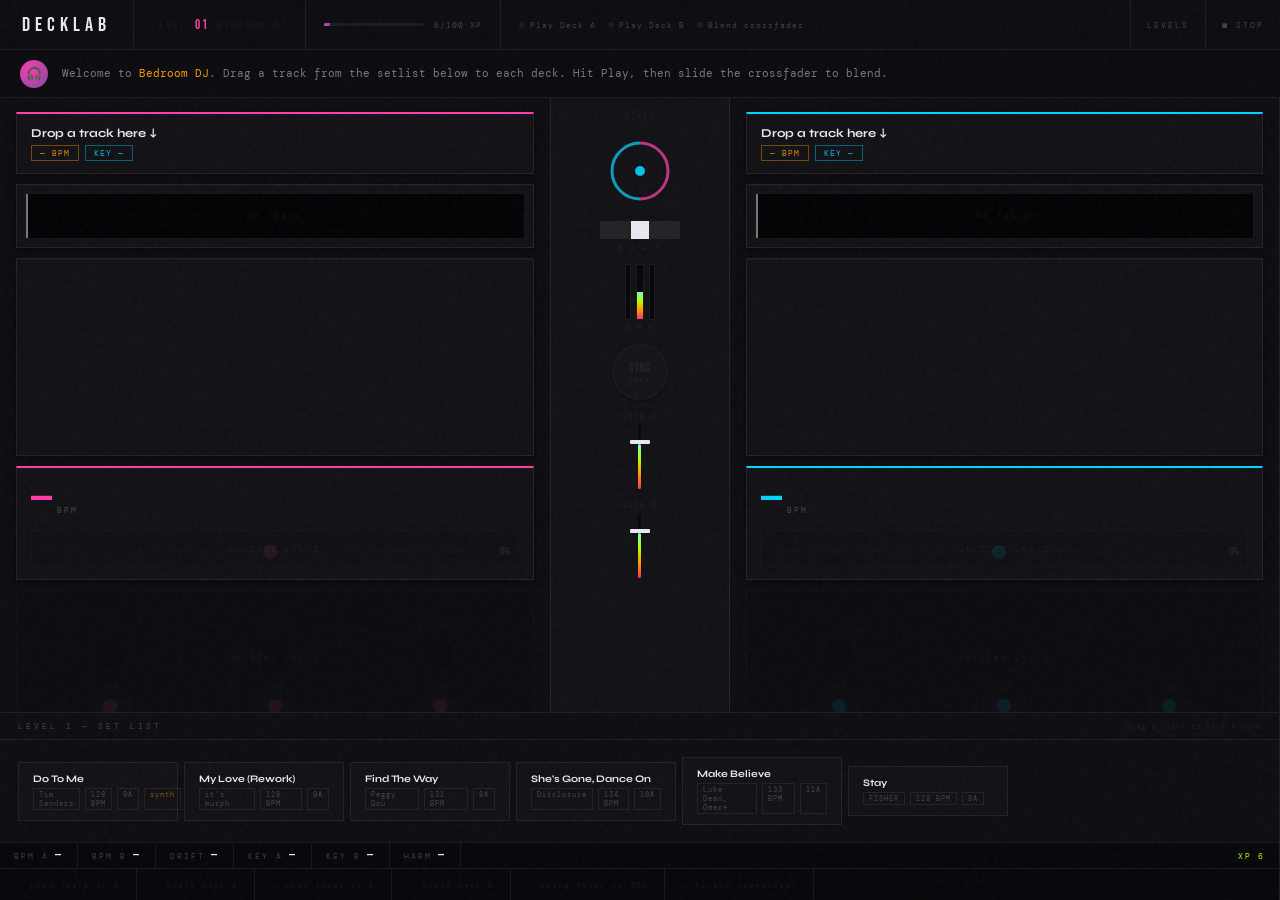
<file: decklab-game.html>
<!DOCTYPE html>
<html lang="en">
<head>
<meta charset="UTF-8">
<meta name="viewport" content="width=device-width, initial-scale=1.0">
<title>DeckLab — Game</title>
<style>
@import url('https://fonts.googleapis.com/css2?family=Bebas+Neue&family=DM+Mono:wght@300;400;500&family=Syne:wght@600;700;800&display=swap');
:root{
  --void:#07070a;--surface:#0e0e12;--panel:#121216;--raised:#1a1a20;
  --border:rgba(255,255,255,.07);--rim:rgba(255,255,255,.12);
  --text:#e8e8f0;--muted:rgba(255,255,255,.22);--dim:rgba(255,255,255,.06);
  --pink:#ff3cac;--purple:#784ba0;--blue:#2575fc;
  --orange:#ff9a00;--cyan:#00d4ff;--green:#78ffd6;--acid:#b8ff00;
  --red:#ff3060;
}
*{margin:0;padding:0;box-sizing:border-box;}
html,body{height:100%;overflow:hidden;}
body{background:var(--void);color:var(--text);font-family:'DM Mono',monospace;display:flex;flex-direction:column;user-select:none;}
body::after{content:'';position:fixed;inset:0;pointer-events:none;z-index:9997;opacity:.03;background-image:url("data:image/svg+xml,%3Csvg viewBox='0 0 200 200' xmlns='http://www.w3.org/2000/svg'%3E%3Cfilter id='n'%3E%3CfeTurbulence type='fractalNoise' baseFrequency='0.9' numOctaves='4' stitchTiles='stitch'/%3E%3C/filter%3E%3Crect width='100%25' height='100%25' filter='url(%23n)'/%3E%3C/svg%3E");}

/* ── TOP BAR ── */
#topbar{
  height:50px;background:rgba(14,14,18,.95);border-bottom:1px solid var(--border);
  display:flex;align-items:center;flex-shrink:0;z-index:200;backdrop-filter:blur(20px);
}
.tb-logo{font-family:'Bebas Neue',sans-serif;font-size:20px;letter-spacing:5px;color:var(--text);padding:0 22px;border-right:1px solid var(--border);height:100%;display:flex;align-items:center;text-decoration:none;}
.tb-logo:hover{opacity:.7;}
.tb-seg{display:flex;align-items:center;gap:8px;padding:0 18px;border-right:1px solid var(--border);height:100%;}
.tb-lbl{font-size:8px;letter-spacing:2px;text-transform:uppercase;color:var(--dim);}
.tb-val{font-family:'Bebas Neue',sans-serif;font-size:14px;color:var(--text);}
.tb-lvl{font-family:'Bebas Neue',sans-serif;font-size:13px;letter-spacing:2px;color:var(--pink);}
/* XP bar */
.xp-wrap{display:flex;align-items:center;gap:10px;padding:0 18px;border-right:1px solid var(--border);height:100%;}
.xp-track{width:100px;height:3px;background:var(--dim);border-radius:2px;overflow:hidden;}
.xp-fill{height:100%;background:linear-gradient(90deg,var(--pink),var(--purple));transition:width .5s cubic-bezier(.22,1,.36,1);}
.xp-label{font-size:8px;letter-spacing:1px;color:var(--muted);}
/* Objectives */
.obj-strip{display:flex;align-items:center;gap:12px;padding:0 18px;height:100%;}
.obj-item{display:flex;align-items:center;gap:5px;font-size:8px;letter-spacing:1px;color:var(--muted);}
.obj-dot{width:6px;height:6px;border-radius:50%;background:var(--dim);transition:all .3s;flex-shrink:0;}
.obj-dot.done{background:var(--green);box-shadow:0 0 8px var(--green);}
.tb-right{margin-left:auto;display:flex;height:100%;}
.tb-btn{height:100%;padding:0 16px;border:none;border-left:1px solid var(--border);background:transparent;color:var(--muted);font-family:'DM Mono',monospace;font-size:8px;letter-spacing:2px;text-transform:uppercase;cursor:pointer;transition:all .2s;}
.tb-btn:hover{color:var(--text);background:var(--raised);}

/* ── COACH ── */
#coachbar{
  min-height:48px;background:rgba(12,12,16,.95);border-bottom:1px solid var(--border);
  display:flex;align-items:center;padding:8px 20px;gap:14px;flex-shrink:0;
}
.coach-aura{width:28px;height:28px;border-radius:50%;background:radial-gradient(circle at 35% 35%,var(--pink),var(--purple));display:flex;align-items:center;justify-content:center;font-size:13px;flex-shrink:0;}
.coach-msg{font-size:11px;color:rgba(255,255,255,.45);flex:1;line-height:1.6;}
.coach-msg em{font-style:normal;color:var(--cyan);}
.coach-msg strong{font-style:normal;color:var(--orange);font-weight:400;}
.quiz-area{display:flex;align-items:center;gap:6px;flex-wrap:wrap;}
.qbtn{padding:4px 12px;font-size:8px;font-family:'DM Mono',monospace;letter-spacing:1px;border:1px solid var(--border);background:transparent;color:var(--muted);cursor:pointer;transition:all .15s;}
.qbtn:hover{border-color:var(--cyan);color:var(--cyan);}
.qbtn.correct{border-color:var(--green)!important;color:var(--green)!important;}
.qbtn.wrong{border-color:var(--red)!important;color:var(--red)!important;}

/* ── MAIN LAYOUT ── */
#main{flex:1;display:flex;overflow:hidden;}
#board-area{flex:1;display:flex;flex-direction:column;overflow:hidden;}
#crowd-panel{width:0;background:var(--surface);border-left:1px solid var(--border);transition:width .4s cubic-bezier(.22,1,.36,1);overflow:hidden;flex-shrink:0;}
#crowd-panel.open{width:260px;}

/* ── DJ BOARD ── */
#dj-board{
  flex:1;display:grid;
  grid-template-columns:1fr 180px 1fr;
  overflow:hidden;background:var(--surface);
}

/* ── DECK SIDE ── */
.deck-side{display:flex;flex-direction:column;overflow:hidden;}
.deck-top{padding:14px 16px;display:flex;flex-direction:column;gap:10px;overflow-y:auto;flex:1;}
.deck-top::-webkit-scrollbar{width:2px;}
.deck-top::-webkit-scrollbar-thumb{background:var(--border);}

/* hardware panel */
.hw{background:var(--panel);border:1px solid var(--border);padding:12px 14px;position:relative;box-shadow:inset 0 1px 0 rgba(255,255,255,.02),0 2px 8px rgba(0,0,0,.5);}
.hw.a-top{border-top:2px solid var(--pink);}
.hw.b-top{border-top:2px solid var(--cyan);}
.hw.locked{opacity:.22;pointer-events:none;position:relative;}
.unlock-chip{position:absolute;inset:0;display:flex;align-items:center;justify-content:center;font-size:8px;letter-spacing:2px;text-transform:uppercase;color:var(--muted);z-index:5;background:rgba(7,7,10,.6);}

/* track info */
.track-info{display:flex;flex-direction:column;gap:5px;}
.track-name{font-family:'Syne',sans-serif;font-size:12px;font-weight:700;white-space:nowrap;overflow:hidden;text-overflow:ellipsis;}
.track-meta{display:flex;gap:6px;flex-wrap:wrap;}
.tmeta{font-size:8px;letter-spacing:1px;text-transform:uppercase;padding:2px 8px;border:1px solid var(--border);color:var(--muted);}
.tmeta.bpm{border-color:rgba(255,154,0,.4);color:rgba(255,154,0,.9);}
.tmeta.key{border-color:rgba(0,212,255,.4);color:rgba(0,212,255,.9);}
.tmeta.compat{border-color:rgba(120,255,214,.4);color:rgba(120,255,214,.9);}
.tmeta.clash{border-color:rgba(255,48,96,.4);color:rgba(255,48,96,.9);}

/* waveform */
.wf{position:relative;height:46px;background:#030305;border:1px solid var(--border);overflow:hidden;}
.wfc{width:100%;height:100%;display:block;}
.wf-ph{position:absolute;top:0;bottom:0;left:0;width:2px;background:rgba(255,255,255,.45);will-change:left;}
.wf-hint{position:absolute;inset:0;display:flex;align-items:center;justify-content:center;font-size:8px;letter-spacing:2px;text-transform:uppercase;color:var(--dim);}

/* PLATTER */
.platter-outer{
  display:flex;justify-content:center;align-items:center;padding:10px;
  background:var(--panel);border:1px solid var(--border);
}
.platter-c{cursor:grab;display:block;}
.platter-c:active{cursor:grabbing;}

/* BPM display */
.bpm-display{display:flex;align-items:baseline;gap:5px;}
.bpm-num{font-family:'Bebas Neue',sans-serif;font-size:42px;line-height:1;}
.deck-a .bpm-num{color:var(--pink);}
.deck-b .bpm-num{color:var(--cyan);}
.bpm-u{font-size:8px;letter-spacing:2px;color:var(--muted);}

/* sliders */
.sl-row{display:flex;align-items:center;gap:8px;margin-top:6px;}
.sl-lbl{font-size:7px;letter-spacing:2px;text-transform:uppercase;color:var(--muted);width:30px;flex-shrink:0;}
.sl-val{font-family:'Bebas Neue',sans-serif;font-size:11px;width:40px;text-align:right;flex-shrink:0;}
input[type=range]{flex:1;-webkit-appearance:none;height:2px;background:var(--border);outline:none;cursor:pointer;}
input[type=range]::-webkit-slider-thumb{-webkit-appearance:none;width:14px;height:14px;border-radius:50%;cursor:grab;transition:transform .1s;}
input[type=range]:active::-webkit-slider-thumb{transform:scale(1.2);}
.deck-a input[type=range]::-webkit-slider-thumb{background:var(--pink);}
.deck-b input[type=range]::-webkit-slider-thumb{background:var(--cyan);}

/* EQ section */
.eq-section{display:grid;grid-template-columns:1fr 1fr 1fr;gap:8px;}
.eq-band{display:flex;flex-direction:column;align-items:center;gap:4px;}
.eq-band-lbl{font-size:7px;letter-spacing:2px;text-transform:uppercase;color:var(--muted);}
.knob-outer{position:relative;width:44px;}
.knob-c{display:block;cursor:ns-resize;}
.knob-val{font-family:'Bebas Neue',sans-serif;font-size:10px;text-align:center;color:var(--muted);}
/* EQ slider under knob */
.eq-sl{width:44px;-webkit-appearance:none;height:2px;background:var(--border);outline:none;cursor:pointer;margin-top:2px;}
.eq-sl::-webkit-slider-thumb{-webkit-appearance:none;width:10px;height:10px;border-radius:50%;cursor:grab;}
.deck-a .eq-sl::-webkit-slider-thumb{background:var(--pink);}
.deck-b .eq-sl::-webkit-slider-thumb{background:var(--cyan);}

/* transport buttons */
.transport{display:flex;gap:5px;align-items:center;}
.t-btn{flex:1;padding:9px 6px;font-size:8px;letter-spacing:1px;text-transform:uppercase;font-family:'DM Mono',monospace;border:1px solid var(--border);background:var(--raised);color:var(--muted);cursor:pointer;transition:all .15s;box-shadow:0 2px 0 rgba(0,0,0,.5);}
.t-btn:hover{color:var(--text);border-color:var(--rim);}
.t-btn:active{transform:translateY(1px);box-shadow:none;}
.t-btn.playing{border-color:var(--pink);color:var(--pink);background:rgba(255,60,172,.06);}
.deck-b .t-btn.playing{border-color:var(--cyan);color:var(--cyan);background:rgba(0,212,255,.06);}
.t-btn.cue-on{border-color:var(--acid);color:var(--acid);}
.cue-round{width:38px;height:38px;border-radius:50%;border:2px solid var(--border);background:var(--raised);font-size:7px;letter-spacing:1px;text-transform:uppercase;font-family:'DM Mono',monospace;color:var(--muted);cursor:pointer;transition:all .15s;flex-shrink:0;}
.deck-a .cue-round.on{border-color:var(--pink);color:var(--pink);}
.deck-b .cue-round.on{border-color:var(--cyan);color:var(--cyan);}

/* ── MIXER CENTER ── */
#mixer{
  background:var(--panel);border-left:1px solid var(--border);border-right:1px solid var(--border);
  display:flex;flex-direction:column;align-items:center;padding:14px 10px;gap:12px;overflow-y:auto;
}
#mixer::-webkit-scrollbar{width:2px;}
.mx-lbl{font-size:7px;letter-spacing:2px;text-transform:uppercase;color:var(--dim);}
#xf-ring{display:block;}
.xf-wrap{display:flex;flex-direction:column;align-items:center;gap:4px;width:100%;}
#xf-range{width:80px;}
#xf-range::-webkit-slider-thumb{background:var(--text);width:18px;height:18px;border-radius:0;}
.vu-row{display:flex;gap:5px;align-items:flex-end;}
.vu-col{display:flex;flex-direction:column;align-items:center;gap:3px;}
.vu{width:6px;height:56px;background:var(--void);border:1px solid var(--border);border-radius:1px;position:relative;overflow:hidden;}
.vu-fill{position:absolute;bottom:0;left:0;right:0;background:linear-gradient(to top,var(--red),var(--orange),var(--acid),var(--green));transition:height .06s;}
.sync-round{
  width:56px;height:56px;border-radius:50%;border:2px solid var(--border);
  background:var(--raised);font-family:'Bebas Neue',sans-serif;font-size:13px;
  color:var(--muted);cursor:pointer;transition:all .25s;
  box-shadow:0 3px 0 rgba(0,0,0,.6);display:flex;flex-direction:column;align-items:center;justify-content:center;
}
.sync-round:active{transform:translateY(2px);box-shadow:none;}
.sync-round.on{border-color:var(--acid);color:var(--acid);box-shadow:0 3px 0 rgba(0,0,0,.6),0 0 20px rgba(184,255,0,.15);}
.sync-sub{font-size:6px;letter-spacing:1px;font-family:'DM Mono',monospace;color:inherit;}
.gain-wrap{width:100%;display:flex;flex-direction:column;align-items:center;gap:4px;}
.fader-t{width:3px;height:64px;background:var(--void);border-radius:2px;position:relative;cursor:ns-resize;margin:0 auto;}
.fader-fill{position:absolute;bottom:0;left:0;right:0;border-radius:2px;background:linear-gradient(to top,var(--red),var(--orange),var(--acid),var(--green));}
.fader-th{position:absolute;left:50%;transform:translateX(-50%);width:20px;height:4px;background:var(--text);border-radius:1px;cursor:ns-resize;}

/* ── STATUS BAR ── */
#statusbar{
  height:26px;background:var(--void);border-top:1px solid var(--border);
  display:flex;align-items:center;flex-shrink:0;font-size:8px;letter-spacing:2px;text-transform:uppercase;color:var(--muted);
}
.sb{display:flex;align-items:center;gap:6px;padding:0 14px;border-right:1px solid var(--border);height:100%;}
.sb-v{color:var(--text);font-family:'Bebas Neue',sans-serif;font-size:12px;}
.ok{color:var(--green)!important;}.warn{color:var(--orange)!important;}.bad{color:var(--red)!important;}
.sb-right{margin-left:auto;border-right:none;color:var(--acid);}

/* ── SETLIST PANEL (below board) ── */
#setlist-panel{
  height:130px;background:var(--surface);border-top:1px solid var(--border);
  flex-shrink:0;display:flex;flex-direction:column;overflow:hidden;
}
.sl-header{display:flex;align-items:center;padding:8px 18px;border-bottom:1px solid var(--border);gap:10px;}
.sl-header-label{font-size:8px;letter-spacing:3px;text-transform:uppercase;color:var(--muted);}
.sl-hint{font-size:8px;color:var(--dim);margin-left:auto;}
.sl-tracks{display:flex;gap:6px;padding:10px 18px;overflow-x:auto;flex:1;align-items:center;}
.sl-tracks::-webkit-scrollbar{height:2px;}
.sl-tracks::-webkit-scrollbar-thumb{background:var(--border);}

.track-card{
  flex-shrink:0;padding:10px 14px;
  background:var(--panel);border:1px solid var(--border);
  cursor:grab;transition:all .2s;width:160px;
  position:relative;
}
.track-card:hover{border-color:var(--rim);}
.track-card.dragging{opacity:.4;cursor:grabbing;}
.track-card.played{opacity:.35;}
.tc-name{font-family:'Syne',sans-serif;font-size:10px;font-weight:700;white-space:nowrap;overflow:hidden;text-overflow:ellipsis;margin-bottom:3px;}
.tc-meta{display:flex;gap:5px;}
.tc-tag{font-size:7px;letter-spacing:1px;padding:1px 5px;border:1px solid var(--border);color:var(--muted);}

/* Drop zones on decks */
.deck-drop-zone{
  position:absolute;inset:0;border:2px dashed transparent;
  background:transparent;transition:all .2s;z-index:10;pointer-events:none;
}
.deck-drop-zone.active{
  border-color:rgba(255,255,255,.2);
  background:rgba(255,255,255,.03);
}

/* ── CAMELOT POPUP ── */
#camelot-modal{
  position:fixed;inset:0;z-index:9500;
  background:rgba(7,7,10,.88);backdrop-filter:blur(20px);
  display:none;align-items:center;justify-content:center;
}
#camelot-modal.show{display:flex;}
.cm-box{background:var(--surface);border:1px solid var(--border);padding:36px;max-width:520px;width:90%;}
.cm-title{font-family:'Bebas Neue',sans-serif;font-size:42px;margin-bottom:6px;}
.cm-sub{font-size:10px;color:var(--muted);margin-bottom:24px;line-height:1.7;}
#camelot-canvas{display:block;margin:0 auto 20px;}
.cm-close{padding:10px 24px;font-size:9px;letter-spacing:3px;text-transform:uppercase;font-family:'DM Mono',monospace;border:1px solid var(--border);background:transparent;color:var(--muted);cursor:pointer;transition:all .2s;}
.cm-close:hover{border-color:var(--rim);color:var(--text);}

/* ── CROWD PANEL ── */
#crowd-panel{display:flex;flex-direction:column;}
.crowd-header{padding:14px 16px;border-bottom:1px solid var(--border);}
.crowd-title{font-size:9px;letter-spacing:3px;text-transform:uppercase;color:var(--muted);margin-bottom:4px;}
.crowd-meters{display:flex;gap:16px;margin-top:8px;}
.cm-item{flex:1;}
.cm-item-lbl{font-size:7px;letter-spacing:1px;text-transform:uppercase;color:var(--dim);margin-bottom:4px;}
.cm-bar{height:3px;background:var(--dim);border-radius:2px;overflow:hidden;}
.cm-fill{height:100%;border-radius:2px;transition:width .8s ease;}
.crowd-msgs{flex:1;overflow-y:auto;padding:8px;display:flex;flex-direction:column;gap:5px;}
.crowd-msgs::-webkit-scrollbar{width:2px;}
.crowd-msg-bubble{
  background:var(--panel);border:1px solid var(--border);
  padding:8px 10px;font-size:9px;line-height:1.5;
  color:rgba(255,255,255,.5);border-radius:2px;
  animation:msgIn .3s ease;
}
.crowd-msg-bubble .msg-name{color:var(--orange);font-size:8px;letter-spacing:1px;display:block;margin-bottom:3px;}
@keyframes msgIn{from{opacity:0;transform:translateY(6px)}to{opacity:1;transform:none}}

/* ── LEVEL COMPLETE ── */
#lvl-complete{
  position:fixed;inset:0;z-index:9800;
  background:rgba(7,7,10,.96);backdrop-filter:blur(20px);
  display:none;flex-direction:column;align-items:center;justify-content:center;padding:40px;
}
#lvl-complete.show{display:flex;}
.lc-eye{font-size:9px;letter-spacing:4px;text-transform:uppercase;color:var(--muted);margin-bottom:10px;}
.lc-title{font-family:'Bebas Neue',sans-serif;font-size:80px;color:#fff;line-height:.9;margin-bottom:6px;text-align:center;}
.lc-stars-row{display:flex;gap:12px;font-size:40px;margin:20px 0;}
.lc-grid{display:flex;gap:2px;margin-bottom:32px;}
.lc-stat{background:var(--surface);border:1px solid var(--border);padding:20px 28px;text-align:center;}
.lc-sv{font-family:'Bebas Neue',sans-serif;font-size:48px;color:var(--pink);line-height:1;}
.lc-sl{font-size:8px;letter-spacing:2px;text-transform:uppercase;color:var(--muted);margin-top:4px;}
.lc-tip{max-width:440px;font-size:11px;line-height:1.9;color:rgba(255,255,255,.3);text-align:center;margin-bottom:30px;}
.lc-actions{display:flex;gap:10px;}
.lc-btn{padding:12px 28px;font-size:9px;letter-spacing:3px;text-transform:uppercase;font-family:'DM Mono',monospace;border:1px solid;cursor:pointer;background:transparent;transition:all .2s;}
.lc-btn.p{border-color:var(--pink);color:var(--pink);}
.lc-btn.p:hover{background:var(--pink);color:var(--void);}
.lc-btn.s{border-color:var(--border);color:var(--muted);}
.lc-btn.s:hover{border-color:var(--rim);color:var(--text);}

/* ── TASK TIMELINE ── */
#task-bar{
  height:32px;background:var(--void);border-top:1px solid var(--border);
  display:flex;align-items:center;gap:0;flex-shrink:0;overflow:hidden;
}
.task-item{
  display:flex;align-items:center;gap:6px;padding:0 16px;
  border-right:1px solid var(--border);height:100%;
  font-size:8px;letter-spacing:1px;color:var(--dim);white-space:nowrap;
}
.task-star{font-size:11px;opacity:.2;transition:all .3s;}
.task-star.earned{opacity:1;text-shadow:0 0 10px var(--acid);}

/* toast */
#toast{
  position:fixed;bottom:44px;left:50%;transform:translateX(-50%) translateY(12px);
  opacity:0;background:var(--surface);border:1px solid rgba(120,255,214,.25);
  padding:10px 24px;font-size:9px;letter-spacing:3px;text-transform:uppercase;
  color:var(--green);transition:all .35s;pointer-events:none;z-index:9000;
}
#toast.show{opacity:1;transform:translateX(-50%) translateY(0);}

::-webkit-scrollbar{width:2px;}::-webkit-scrollbar-track{background:transparent;}::-webkit-scrollbar-thumb{background:var(--border);}
</style>
</head>
<body>

<!-- TOP BAR -->
<div id="topbar">
  <a href="decklab-landing.html" class="tb-logo">DeckLab</a>
  <div class="tb-seg">
    <span class="tb-lbl">LEVEL</span>
    <span class="tb-lvl" id="tb-lvl">01</span>
    <span class="tb-lbl" id="tb-lvlname">Bedroom DJ</span>
  </div>
  <div class="xp-wrap">
    <div class="xp-track"><div class="xp-fill" id="xp-fill" style="width:0%"></div></div>
    <span class="xp-label"><span id="xp-now">0</span>/<span id="xp-max">100</span> XP</span>
  </div>
  <div class="obj-strip" id="obj-strip"></div>
  <div class="tb-right">
    <button class="tb-btn" onclick="window.location='decklab-levels.html'">Levels</button>
    <button class="tb-btn" onclick="hardStop()">■ Stop</button>
  </div>
</div>

<!-- COACH -->
<div id="coachbar">
  <div class="coach-aura">🎧</div>
  <div class="coach-msg" id="coach-msg">Loading level…</div>
  <div class="quiz-area" id="quiz-area"></div>
</div>

<!-- MAIN -->
<div id="main">
  <div id="board-area">

    <!-- DJ BOARD -->
    <div id="dj-board">

      <!-- DECK A -->
      <div class="deck-side deck-a" id="deck-a-side">
        <div class="deck-top" id="dt-a">
          <div class="deck-drop-zone" id="drop-a"></div>

          <!-- Track info -->
          <div class="hw a-top">
            <div class="track-info" id="tinfo-a">
              <div class="track-name" id="tname-a">Drop a track here ↓</div>
              <div class="track-meta" id="tmeta-a">
                <span class="tmeta bpm" id="tbpm-a">— BPM</span>
                <span class="tmeta key" id="tkey-a">Key —</span>
              </div>
            </div>
          </div>

          <!-- Waveform -->
          <div class="hw" style="padding:8px;">
            <div class="wf" id="wf-a">
              <canvas class="wfc" id="wfc-a"></canvas>
              <div class="wf-ph" id="ph-a" style="left:0"></div>
              <div class="wf-hint" id="wfh-a">NO TRACK</div>
            </div>
          </div>

          <!-- Platter -->
          <div class="platter-outer hw">
            <canvas class="platter-c" id="plt-a" width="176" height="176"></canvas>
          </div>

          <!-- BPM + Pitch (locked L1) -->
          <div class="hw a-top">
            <div class="bpm-display">
              <span class="bpm-num" id="bnum-a">—</span>
              <span class="bpm-u">BPM</span>
            </div>
            <div class="hw locked" id="pitch-a-wrap" style="margin-top:8px;padding:8px;">
              <div class="unlock-chip" id="pitch-a-lock">Unlocks Lvl 2</div>
              <div class="sl-row">
                <span class="sl-lbl">TEMPO</span>
                <input type="range" id="pitch-a" min="-8" max="8" step="0.05" value="0" oninput="pitchChange('a')">
                <span class="sl-val" id="pval-a">0%</span>
              </div>
            </div>
          </div>

          <!-- EQ (locked L1-4) -->
          <div class="hw locked" id="eq-a-wrap">
            <div class="unlock-chip" id="eq-a-lock">Unlocks Lvl 5</div>
            <div style="font-size:7px;letter-spacing:2px;text-transform:uppercase;color:var(--muted);margin-bottom:8px;">EQ</div>
            <div class="eq-section" id="eq-a"></div>
          </div>

          <!-- Transport -->
          <div class="hw a-top">
            <div class="transport">
              <button class="t-btn" style="flex:2;padding:10px;" id="pbtn-a" onclick="togglePlay('a')">▶ PLAY</button>
              <button class="t-btn" id="nudge-al" onclick="nudge('a',-0.08)" style="opacity:.25;pointer-events:none">◀</button>
              <button class="t-btn" id="nudge-ar" onclick="nudge('a',0.08)" style="opacity:.25;pointer-events:none">▶</button>
              <button class="cue-round" id="cbtn-a" onclick="hitCue('a')">CUE</button>
            </div>
          </div>
        </div>
      </div>

      <!-- MIXER -->
      <div id="mixer">
        <div class="mx-lbl">MIXER</div>
        <canvas id="xf-ring" width="76" height="76"></canvas>
        <div class="xf-wrap">
          <input type="range" id="xf-range" min="0" max="100" value="50" oninput="xfChange()">
          <div class="mx-lbl">A ◄ ► B</div>
        </div>
        <div class="vu-row">
          <div class="vu-col"><div class="vu"><div class="vu-fill" id="vu-a" style="height:0%"></div></div><div class="mx-lbl">A</div></div>
          <div class="vu-col"><div class="vu" style="width:8px"><div class="vu-fill" id="vu-m" style="height:50%"></div></div><div class="mx-lbl">M</div></div>
          <div class="vu-col"><div class="vu"><div class="vu-fill" id="vu-b" style="height:0%"></div></div><div class="mx-lbl">B</div></div>
        </div>
        <button class="sync-round" id="sync-btn" onclick="syncDecks()">
          SYNC<span class="sync-sub" id="sync-sub">LVL2</span>
        </button>
        <div class="gain-wrap">
          <div class="mx-lbl">GAIN A</div>
          <div class="fader-t" id="gain-a-t">
            <div class="fader-fill" id="gain-a-fill" style="height:70%"></div>
            <div class="fader-th" id="gain-a-th" style="bottom:70%"></div>
          </div>
        </div>
        <div class="gain-wrap">
          <div class="mx-lbl">GAIN B</div>
          <div class="fader-t" id="gain-b-t">
            <div class="fader-fill" id="gain-b-fill" style="height:70%"></div>
            <div class="fader-th" id="gain-b-th" style="bottom:70%"></div>
          </div>
        </div>
      </div>

      <!-- DECK B -->
      <div class="deck-side deck-b" id="deck-b-side">
        <div class="deck-top" id="dt-b">
          <div class="deck-drop-zone" id="drop-b"></div>

          <div class="hw b-top">
            <div class="track-info" id="tinfo-b">
              <div class="track-name" id="tname-b">Drop a track here ↓</div>
              <div class="track-meta" id="tmeta-b">
                <span class="tmeta bpm" id="tbpm-b">— BPM</span>
                <span class="tmeta key" id="tkey-b">Key —</span>
              </div>
            </div>
          </div>

          <div class="hw" style="padding:8px;">
            <div class="wf" id="wf-b">
              <canvas class="wfc" id="wfc-b"></canvas>
              <div class="wf-ph" id="ph-b" style="left:0"></div>
              <div class="wf-hint" id="wfh-b">NO TRACK</div>
            </div>
          </div>

          <div class="platter-outer hw">
            <canvas class="platter-c" id="plt-b" width="176" height="176"></canvas>
          </div>

          <div class="hw b-top">
            <div class="bpm-display">
              <span class="bpm-num" id="bnum-b">—</span>
              <span class="bpm-u">BPM</span>
            </div>
            <div class="hw locked" id="pitch-b-wrap" style="margin-top:8px;padding:8px;">
              <div class="unlock-chip" id="pitch-b-lock">Unlocks Lvl 2</div>
              <div class="sl-row">
                <span class="sl-lbl">TEMPO</span>
                <input type="range" id="pitch-b" min="-8" max="8" step="0.05" value="0" oninput="pitchChange('b')">
                <span class="sl-val" id="pval-b">0%</span>
              </div>
            </div>
          </div>

          <div class="hw locked" id="eq-b-wrap">
            <div class="unlock-chip" id="eq-b-lock">Unlocks Lvl 5</div>
            <div style="font-size:7px;letter-spacing:2px;text-transform:uppercase;color:var(--muted);margin-bottom:8px;">EQ</div>
            <div class="eq-section" id="eq-b"></div>
          </div>

          <div class="hw b-top">
            <div class="transport">
              <button class="t-btn" style="flex:2;padding:10px;" id="pbtn-b" onclick="togglePlay('b')">▶ PLAY</button>
              <button class="t-btn" id="nudge-bl" onclick="nudge('b',-0.08)" style="opacity:.25;pointer-events:none">◀</button>
              <button class="t-btn" id="nudge-br" onclick="nudge('b',0.08)" style="opacity:.25;pointer-events:none">▶</button>
              <button class="cue-round" id="cbtn-b" onclick="hitCue('b')">CUE</button>
            </div>
          </div>
        </div>
      </div>
    </div><!-- /dj-board -->

    <!-- SETLIST -->
    <div id="setlist-panel">
      <div class="sl-header">
        <span class="sl-header-label" id="sl-level-label">Level 1 — Set List</span>
        <span class="sl-hint">Drag a track to Deck A or B</span>
      </div>
      <div class="sl-tracks" id="sl-tracks"></div>
    </div>

    <!-- STATUS BAR -->
    <div id="statusbar">
      <div class="sb"><span>BPM A</span><span class="sb-v" id="sb-ba">—</span></div>
      <div class="sb"><span>BPM B</span><span class="sb-v" id="sb-bb">—</span></div>
      <div class="sb"><span>DRIFT</span><span class="sb-v" id="sb-drift">—</span></div>
      <div class="sb"><span>KEY A</span><span class="sb-v" id="sb-ka">—</span></div>
      <div class="sb"><span>KEY B</span><span class="sb-v" id="sb-kb">—</span></div>
      <div class="sb"><span>HARM</span><span class="sb-v" id="sb-harm">—</span></div>
      <div class="sb sb-right">XP <span id="sb-xp">0</span></div>
    </div>

    <!-- TASK TIMELINE -->
    <div id="task-bar" id="task-bar"></div>
  </div><!-- /board-area -->

  <!-- CROWD PANEL -->
  <div id="crowd-panel">
    <div class="crowd-header">
      <div class="crowd-title">Crowd Sim</div>
      <div class="crowd-meters">
        <div class="cm-item">
          <div class="cm-item-lbl">Energy</div>
          <div class="cm-bar"><div class="cm-fill" id="crowd-energy" style="width:30%;background:linear-gradient(90deg,var(--pink),var(--orange))"></div></div>
        </div>
        <div class="cm-item">
          <div class="cm-item-lbl">Vibe</div>
          <div class="cm-bar"><div class="cm-fill" id="crowd-vibe" style="width:50%;background:linear-gradient(90deg,var(--blue),var(--cyan))"></div></div>
        </div>
      </div>
    </div>
    <div class="crowd-msgs" id="crowd-msgs"></div>
  </div>
</div><!-- /main -->

<!-- CAMELOT POPUP -->
<div id="camelot-modal">
  <div class="cm-box">
    <div class="cm-title">Camelot Wheel</div>
    <div class="cm-sub">Adjacent keys (±1) blend harmonically. Same number = perfect match.<br>Letters: A = minor, B = major. Mix within neighbors to stay musical.</div>
    <canvas id="camelot-canvas" width="280" height="280"></canvas>
    <button class="cm-close" onclick="document.getElementById('camelot-modal').classList.remove('show')">Close → Keep Mixing</button>
  </div>
</div>

<!-- LEVEL COMPLETE -->
<div id="lvl-complete">
  <div class="lc-eye">Level Complete</div>
  <div class="lc-title" id="lc-title">BEDROOM DJ</div>
  <div class="lc-stars-row" id="lc-stars-row">⭐⭐⭐</div>
  <div class="lc-grid">
    <div class="lc-stat"><div class="lc-sv" id="lc-xp">0</div><div class="lc-sl">XP</div></div>
    <div class="lc-stat"><div class="lc-sv" id="lc-objs">0/3</div><div class="lc-sl">Objectives</div></div>
    <div class="lc-stat"><div class="lc-sv" id="lc-time">0:00</div><div class="lc-sl">Time</div></div>
  </div>
  <div class="lc-tip" id="lc-tip"></div>
  <div class="lc-actions">
    <button class="lc-btn p" id="lc-next-btn" onclick="nextLevel()">→ Next Level</button>
    <button class="lc-btn s" onclick="window.location='decklab-levels.html'">← All Levels</button>
  </div>
</div>

<div id="toast"></div>

<script>
// ══════════════════════════════════════════════
//  TRACK LIBRARY
//  To add real audio: set src: './tracks/trackNN.mp3'
// ══════════════════════════════════════════════
const TRACK_LIBRARY = [
  // Level 1
  {id:1,  name:"Do To Me",           artist:"Tim Sanders",              bpm:128, key:"9A",  camelot:"9A",  src:null},
  {id:2,  name:"My Love (Rework)",   artist:"it's murph",               bpm:128, key:"9A",  camelot:"9A",  src:"/tracks/my-love.mp3"},
  {id:3,  name:"Find The Way",       artist:"Peggy Gou",                bpm:131, key:"8A",  camelot:"8A",  src:"./tracks/find-the-way.mp3"},
  {id:4,  name:"She's Gone, Dance On",artist:"Disclosure",              bpm:134, key:"10A", camelot:"10A", src:"./tracks/make-believe.mp3"},
  {id:5,  name:"Make Believe",       artist:"Luke Dean, Omar+",         bpm:133, key:"11A", camelot:"11A", src:"./tracks/make-believe.mp3"},
  {id:6,  name:"Stay",               artist:"FISHER",                   bpm:128, key:"8A",  camelot:"8A",  src:"./tracks/Stay.mp3"},
  // Level 2
  {id:7,  name:"Make Believe",       artist:"Jigitz",                   bpm:146, key:"9A",  camelot:"9A",  src:"./tracks/make-believe.mp3"},
  {id:8,  name:"I Guess We're Not the Same",artist:"Sammy Virji",       bpm:140, key:"10A", camelot:"10A", src:"./tracks/i-guess.mp3"},
  {id:9,  name:"Picanya 2400",       artist:"KETTAMA",                  bpm:135, key:"8A",  camelot:"8A",  src:"./tracks/picanya.mp3"},
  {id:10, name:"Still Sleepless",    artist:"D.O.D, Carla Monroe",      bpm:126, key:"7A",  camelot:"7A",  src:"./tracks/still-sleepless.mp3"},
  {id:11, name:"sh!ne",              artist:"Disco Lines, wes mills",   bpm:140, key:"9A",  camelot:"9A",  src:"./tracks/shine.mp3"},
  // Level 3
  {id:12, name:"Can't Let You Go",   artist:"Oden & Fatzo",             bpm:130, key:"8B",  camelot:"8B",  src:"./tracks/cant-let-you-go.mp3"},
  {id:13, name:"Lady Love",          artist:"Oden & Fatzo, Camden Cox", bpm:126, key:"7B",  camelot:"7B",  src:"./tracks/lady-love.mp3"},
  {id:14, name:"Real Love",          artist:"Retrowaves",               bpm:128, key:"5A",  camelot:"5A",  src:"./tracks/real-love.mp3"},
  {id:15, name:"High and I Like It", artist:"It's Murph, Evalyn",       bpm:128, key:"3B",  camelot:"3B",  src:"./tracks/high-and-i-like-it.mp3"},
];

// ══════════════════════════════════════════════
//  LEVEL CONFIG
// ══════════════════════════════════════════════
const LEVELS = {
  1:{
    name:'Bedroom DJ', num:'01',
    xpGoal:100,
    trackIds:[1,2,3,4,5,6],
    objectives:[
      {id:'play_a',  label:'Play Deck A'},
      {id:'play_b',  label:'Play Deck B'},
      {id:'xf_blend',label:'Blend crossfader'},
    ],
    tasks:[
      {id:'load_a',  label:'Load track to A'},
      {id:'play_a',  label:'Start Deck A'},
      {id:'load_b',  label:'Load track to B'},
      {id:'play_b',  label:'Start Deck B'},
      {id:'xf_mid',  label:'Bring fader to 50%'},
      {id:'finish',  label:'Finish transition'},
    ],
    unlock:{pitch:false,nudge:false,sync:false,eq:false,cue:false,crowd:false},
    tip:'Level 2 unlocks the tempo slider and SYNC button — the real tools of beatmatching.',
    coachIntro:'Welcome to <strong>Bedroom DJ</strong>. Drag a track from the setlist below to each deck. Hit Play, then slide the crossfader to blend.'
  },
  2:{
    name:'Backyard Boiler', num:'02',
    xpGoal:200,
    trackIds:[7,8,9,10,11],
    objectives:[
      {id:'sync_bpm', label:'Sync BPM'},
      {id:'nudge_use',label:'Nudge to align'},
      {id:'hold_blend',label:'Hold 20s blend'},
    ],
    tasks:[
      {id:'load_both',label:'Load both decks'},
      {id:'check_bpm',label:'Check BPM gap'},
      {id:'use_pitch',label:'Use tempo slider'},
      {id:'sync_it',  label:'Hit SYNC'},
      {id:'nudge_it', label:'Nudge beats in phase'},
      {id:'blend',    label:'Blend over 20s'},
    ],
    unlock:{pitch:true,nudge:true,sync:true,eq:false,cue:false,crowd:false},
    tip:'Level 3 unlocks the Camelot Wheel — harmonic mixing makes transitions sound musical.',
    coachIntro:'<strong>Backyard Boiler.</strong> Pitch slider and SYNC are unlocked. These tracks have different BPMs — use SYNC to lock them, then nudge to align the beats.'
  },
  3:{
    name:'Frat Basement', num:'03',
    xpGoal:250,
    trackIds:[12,13,14,15],
    objectives:[
      {id:'harmonic_mix',  label:'Make harmonic mix'},
      {id:'camelot_check', label:'Check Camelot Wheel'},
      {id:'key_match',     label:'Match adjacent keys'},
    ],
    tasks:[
      {id:'open_camelot',label:'Open Camelot Wheel'},
      {id:'check_keys',  label:'Check key compatibility'},
      {id:'pick_adjacent',label:'Pick adjacent key track'},
      {id:'blend_keys',  label:'Blend harmonically'},
    ],
    unlock:{pitch:true,nudge:true,sync:true,eq:false,cue:false,crowd:false},
    tip:'Level 4 unlocks cue points and introduces the crowd simulator.',
    coachIntro:'<strong>Frat Basement.</strong> Keys matter now. Tap the <em>Camelot</em> button to see the wheel. Pick tracks that are adjacent (±1) or the same number for harmonic blends.',
    showCamelot:true
  },
  4:{
    name:'Sunrise Rooftop', num:'04',
    xpGoal:300,
    trackIds:[16,17,18,19],
    objectives:[
      {id:'set_cue',    label:'Set a cue point (press 1 or 2)'},
      {id:'use_cue',    label:'Jump back to cue'},
      {id:'crowd_happy',label:'Keep crowd energy > 60%'},
    ],
    tasks:[
      {id:'set_cue_a',  label:'Set cue on Deck A (key 1)'},
      {id:'set_cue_b',  label:'Set cue on Deck B (key 2)'},
      {id:'punch_in',   label:'Punch in from cue'},
      {id:'crowd_peak', label:'Get crowd energy > 60%'},
    ],
    unlock:{pitch:true,nudge:true,sync:true,eq:false,cue:true,crowd:true},
    tip:'Level 5 unlocks 3-band EQ per deck — the most powerful mixing tool.',
    coachIntro:'<strong>Sunrise Rooftop.</strong> Cue points are unlocked (press keyboard <em>1</em> for Deck A, <em>2</em> for Deck B). Crowd simulator is live — keep them happy.'
  },
  5:{
    name:'Festival Gate', num:'05',
    xpGoal:400,
    trackIds:[20,21,22,23],
    objectives:[
      {id:'bass_swap',  label:'Execute a bass swap'},
      {id:'eq_hi_cut',  label:'Cut highs for drop effect'},
      {id:'crowd_75',   label:'Hold crowd energy > 75%'},
    ],
    tasks:[
      {id:'lower_low_b',label:'Cut LOW on Deck B'},
      {id:'blend_over', label:'Blend crossfader over'},
      {id:'restore_bass',label:'Bring bass back on B'},
      {id:'cut_a_bass', label:'Cut LOW on Deck A'},
      {id:'crowd_high', label:'Crowd > 75% for 30s'},
    ],
    unlock:{pitch:true,nudge:true,sync:true,eq:true,cue:true,crowd:true},
    tip:'Level 6 is the full Headliner mode — every track, full crowd, no guidance.',
    coachIntro:'<strong>Festival Gate.</strong> 3-band EQ is unlocked. Master the bass swap: cut the LOW on Deck B → blend the fader → bring it back → cut Deck A\'s bass.'
  },
  6:{
    name:'Headliner', num:'06',
    xpGoal:500,
    trackIds:[1,2,3,4,5,6,7,8,9,10,11,12,13,14,15,16,17,18,19,20,21,22,23],
    objectives:[
      {id:'full_set',   label:'Play 6+ tracks'},
      {id:'no_trainwreck',label:'No key clashes'},
      {id:'crowd_80',   label:'Crowd peaks above 80%'},
    ],
    tasks:[
      {id:'play_6',     label:'Play 6 tracks'},
      {id:'harmonic_set',label:'All harmonic blends'},
      {id:'peak_crowd', label:'Crowd peaks > 80%'},
    ],
    unlock:{pitch:true,nudge:true,sync:true,eq:true,cue:true,crowd:true},
    tip:'You made it. This is what DJing feels like.',
    coachIntro:'<strong>Headliner Mode.</strong> Full setlist. Full crowd. No coaching. Just mix.'
  }
};

// ══════════════════════════════════════════════
//  STATE
// ══════════════════════════════════════════════
let currentLevelNum = parseInt(new URLSearchParams(location.search).get('level')) || 1;
let LVL = LEVELS[currentLevelNum];

const SESSION = {
  xp:0, startTime:Date.now(),
  objsDone:0, tasksDone:new Set(),
  xfMoves:0, blendStart:null, tracksPlayed:new Set(),
  clashCount:0, crowdPeak:0
};

let AC = null;
function getAC(){
  if(!AC) AC = new(window.AudioContext||window.webkitAudioContext)();
  if(AC.state==='suspended') AC.resume();
  return AC;
}
let masterGain;

const D = {
  a:{buf:null,src:null,gainNode:null,eq:{lo:null,mid:null,hi:null},filter:null,analyser:null,
     playing:false,startedAt:0,pausedAt:0,pitch:1,bpm:null,key:null,duration:0,gainVal:0.8,cuePoint:0,trackId:null},
  b:{buf:null,src:null,gainNode:null,eq:{lo:null,mid:null,hi:null},filter:null,analyser:null,
     playing:false,startedAt:0,pausedAt:0,pitch:1,bpm:null,key:null,duration:0,gainVal:0.8,cuePoint:0,trackId:null}
};

let platterAngle={a:0,b:0};
let crowdEnergy=30,crowdVibe=50,crowdTick=0;

// ══════════════════════════════════════════════
//  AUDIO CHAIN
// ══════════════════════════════════════════════
function buildChain(deck){
  const ac=getAC();
  if(!masterGain){masterGain=ac.createGain();masterGain.gain.value=0.82;masterGain.connect(ac.destination);}
  const d=D[deck];
  d.eq.lo=ac.createBiquadFilter();d.eq.lo.type='lowshelf';d.eq.lo.frequency.value=250;d.eq.lo.gain.value=0;
  d.eq.mid=ac.createBiquadFilter();d.eq.mid.type='peaking';d.eq.mid.frequency.value=1200;d.eq.mid.Q.value=0.8;d.eq.mid.gain.value=0;
  d.eq.hi=ac.createBiquadFilter();d.eq.hi.type='highshelf';d.eq.hi.frequency.value=4000;d.eq.hi.gain.value=0;
  d.filter=ac.createBiquadFilter();d.filter.type='lowpass';d.filter.frequency.value=20000;
  d.analyser=ac.createAnalyser();d.analyser.fftSize=256;d.analyser.smoothingTimeConstant=0.8;
  d.gainNode=ac.createGain();d.gainNode.gain.value=d.gainVal;
  d.eq.lo.connect(d.eq.mid);d.eq.mid.connect(d.eq.hi);d.eq.hi.connect(d.filter);
  d.filter.connect(d.analyser);d.analyser.connect(d.gainNode);d.gainNode.connect(masterGain);
}

// ── SYNTHESIZE TRACK FROM TRACK DATA ──
function synthTrack(trackData, duration=90){
  const ac=getAC();const sr=ac.sampleRate;
  const buf=ac.createBuffer(2,Math.round(sr*duration),sr);
  const bpm=trackData.bpm;
  const rootNote=trackData.camelot||'9A';
  // Map camelot to root freq approximation
  const rootFreqs={'1A':261,'2A':277,'3A':294,'4A':311,'5A':330,'6A':349,'7A':370,'8A':392,'9A':415,'10A':440,'11A':466,'12A':494,'1B':277,'2B':294,'3B':311,'4B':330,'5B':349,'6B':370,'7B':392,'8B':415,'9B':440,'10B':466,'11B':494,'12B':523};
  const rootHz=rootFreqs[rootNote]||415;
  for(let ch=0;ch<2;ch++){
    const data=buf.getChannelData(ch);
    const spb=sr*60/bpm,sp16=spb/4;
    for(let i=0;i<data.length;i++){
      let s=0;
      const step=Math.floor(i/sp16)%16;
      const in16=(i%sp16)/sp16;
      // Kick
      if(step===0||step===8){const t=in16;s+=Math.sin(2*Math.PI*(150*Math.exp(-t*9))*t)*Math.exp(-t*8)*.75;}
      // Snare
      if(step===4||step===12){const t=in16;s+=(Math.random()*2-1)*Math.exp(-t*14)*.35;}
      // Hat
      s+=(Math.random()*2-1)*Math.exp(-in16*22)*((step%2===0)?.1:.05);
      // Bass
      if(step===0||step===8){const t=in16;for(let h=1;h<=3;h++)s+=Math.sin(2*Math.PI*rootHz/2*h*t)/h*Math.exp(-t*5)*.4;}
      // Pad
      const padT=i/sr;
      s+=Math.sin(2*Math.PI*rootHz*2*padT)*.1+Math.sin(2*Math.PI*rootHz*3*padT)*.06;
      // Phrase env
      const phraseLen=spb*16,phrasePos=(i%phraseLen)/phraseLen;
      const env=Math.min(phrasePos*8,1)*Math.min((1-phrasePos)*8,1);
      data[i]=Math.max(-1,Math.min(1,s*env*.82));
    }
  }
  return buf;
}

// ── LOAD TRACK ONTO DECK ──
async function loadTrackToDeck(trackData, deck){
  getAC();
  if(!D[deck].gainNode) buildChain(deck);
  const d=D[deck];
  if(d.playing){stopDeck(deck);}
  coach('⚙️ Loading <strong>'+trackData.name+'</strong>…',null);
  try{
    if(trackData.src){
      // Real audio file
      const resp=await fetch(trackData.src);
      const ab=await resp.arrayBuffer();
      d.buf=await AC.decodeAudioData(ab);
    } else {
      // Synthesized fallback
      d.buf=synthTrack(trackData);
    }
    d.duration=d.buf.duration;
    d.bpm=trackData.bpm;
    d.key=trackData.camelot;
    d.pitch=1;d.pausedAt=0;d.trackId=trackData.id;
    // Reset pitch
    document.getElementById(`pitch-${deck}`).value=0;
    document.getElementById(`pval-${deck}`).textContent='0%';
    // UI
    document.getElementById(`tname-${deck}`).textContent=trackData.name+' — '+trackData.artist;
    document.getElementById(`tbpm-${deck}`).textContent=trackData.bpm+' BPM';
    document.getElementById(`tkey-${deck}`).textContent='Key '+trackData.camelot;
    document.getElementById(`bnum-${deck}`).textContent=trackData.bpm;
    document.getElementById(`wfh-${deck}`).style.display='none';
    document.getElementById(`sb-b${deck}`).textContent=trackData.bpm;
    document.getElementById(`sb-k${deck}`).textContent=trackData.camelot;
    // Draw waveform visual
    drawWave(deck);
    updateHarmony();
    SESSION.tracksPlayed.add(trackData.id);
    earnXP(10);
    checkTask('load_a');checkTask('load_b');checkTask('load_both');
    coach('🎵 <strong>'+trackData.name+'</strong> loaded to Deck '+deck.toUpperCase()+' — <em>'+trackData.bpm+' BPM, key '+trackData.camelot+'</em>. Hit Play.',null);
  }catch(e){
    coach('⚠️ Could not load track. If using real files, check the tracks/ folder.',null);
    console.error(e);
  }
}

// ── WAVE VISUAL ──
function drawWave(deck){
  const d=D[deck];if(!d.buf)return;
  const cv=document.getElementById(`wfc-${deck}`);
  const wrap=document.getElementById(`wf-${deck}`);
  cv.width=wrap.offsetWidth*window.devicePixelRatio||2;cv.height=92;
  cv.style.width=wrap.offsetWidth+'px';cv.style.height='46px';
  const c=cv.getContext('2d'),W=cv.width,H=cv.height;
  const ch=d.buf.getChannelData(0);
  const n=300,bs=Math.floor(ch.length/n);
  const data=new Float32Array(n);
  for(let i=0;i<n;i++){let s=0;for(let j=0;j<bs;j++)s+=Math.abs(ch[i*bs+j]);data[i]=s/bs;}
  const mx=Math.max(...data)||1;for(let i=0;i<n;i++)data[i]/=mx;
  c.fillStyle='#030305';c.fillRect(0,0,W,H);
  const isA=deck==='a',bW=W/n;
  data.forEach((v,i)=>{
    const bH=v*H*.88,y=(H-bH)/2;
    const g=c.createLinearGradient(0,y,0,y+bH);
    g.addColorStop(0,isA?'rgba(255,60,172,.85)':'rgba(0,212,255,.85)');
    g.addColorStop(1,isA?'rgba(120,75,160,.18)':'rgba(37,117,252,.18)');
    c.fillStyle=g;c.fillRect(i*bW+.5,y,Math.max(1,bW-.5),bH);
  });
}

// ══════════════════════════════════════════════
//  PLAYBACK
// ══════════════════════════════════════════════
function startDeck(deck){
  const ac=getAC(),d=D[deck];if(!d.buf)return;
  if(d.src){try{d.src.stop();}catch(e){}}
  const src=ac.createBufferSource();
  src.buffer=d.buf;src.playbackRate.value=d.pitch;src.loop=true;
  src.connect(d.eq.lo);
  const off=(d.pausedAt%d.duration+d.duration)%d.duration;
  src.start(0,off);
  d.src=src;d.startedAt=ac.currentTime-off/d.pitch;d.playing=true;
}
function stopDeck(deck){
  const d=D[deck];if(d.src){d.pausedAt=getCT(deck);try{d.src.stop();}catch(e){}d.src=null;}
  d.playing=false;
}
function getCT(deck){
  const d=D[deck];if(!d.buf)return 0;
  if(d.playing)return((AC.currentTime-d.startedAt)*d.pitch)%d.duration;
  return(d.pausedAt+d.duration)%d.duration;
}
function fmt(s){const m=Math.floor(s/60),sc=Math.floor(s%60);return m+':'+(sc<10?'0':'')+sc;}

function togglePlay(deck){
  const d=D[deck];if(!d.buf){coach('Drop a track onto Deck '+deck.toUpperCase()+' first.',null);return;}
  if(d.playing){
    stopDeck(deck);
    document.getElementById(`pbtn-${deck}`).textContent='▶ PLAY';
    document.getElementById(`pbtn-${deck}`).classList.remove('playing');
  } else {
    startDeck(deck);
    document.getElementById(`pbtn-${deck}`).textContent='⏸ PAUSE';
    document.getElementById(`pbtn-${deck}`).classList.add('playing');
    checkTask('play_a');checkTask('play_b');checkTask('load_both');
  }
  checkObj('play_a');checkObj('play_b');
  earnXP(4);
}

function nudge(deck,sec){
  const d=D[deck];if(!d.buf||!LVL.unlock.nudge)return;
  d.pausedAt=getCT(deck)+sec;if(d.playing)startDeck(deck);
  checkObj('nudge_use');checkTask('nudge_it');earnXP(3);
}

function hitCue(deck){
  const d=D[deck];if(!d.buf)return;
  if(LVL.unlock.cue){
    if(!d.playing){d.pausedAt=d.cuePoint;}
    else{d.cuePoint=getCT(deck);document.getElementById(`cbtn-${deck}`).classList.add('on');earnXP(5);checkObj('set_cue');checkTask('set_cue_a');checkTask('set_cue_b');}
  }
}

// Keyboard cue
document.addEventListener('keydown',e=>{
  if(e.key==='1'){hitCue('a');}
  if(e.key==='2'){hitCue('b');}
});

// ── PITCH ──
function pitchChange(deck){
  if(!LVL.unlock.pitch)return;
  const v=parseFloat(document.getElementById(`pitch-${deck}`).value);
  D[deck].pitch=1+v/100;
  if(D[deck].src&&D[deck].playing)D[deck].src.playbackRate.value=D[deck].pitch;
  document.getElementById(`pval-${deck}`).textContent=(v>=0?'+':'')+v.toFixed(1)+'%';
  const bpm=D[deck].bpm;
  if(bpm){const disp=(bpm*D[deck].pitch).toFixed(1);document.getElementById(`bnum-${deck}`).textContent=disp;document.getElementById(`sb-b${deck}`).textContent=disp;}
  document.getElementById('sync-btn').classList.remove('on');
  checkBeatmatch();checkTask('use_pitch');earnXP(2);
}

// ── SYNC ──
function syncDecks(){
  if(!LVL.unlock.sync){coach('Sync unlocks at Level 2.',null);return;}
  if(!D.a.bpm||!D.b.bpm){coach('Load both decks first.',null);return;}
  const ratio=D.a.bpm*D.a.pitch/D.b.bpm;
  const pct=(ratio-1)*100;const cl=Math.max(-8,Math.min(8,pct));
  document.getElementById('pitch-b').value=cl;D.b.pitch=1+cl/100;
  if(D.b.src&&D.b.playing)D.b.src.playbackRate.value=D.b.pitch;
  const disp=(D.b.bpm*D.b.pitch).toFixed(1);
  document.getElementById('bnum-b').textContent=disp;document.getElementById('sb-bb').textContent=disp;
  document.getElementById('sync-btn').classList.add('on');
  document.getElementById('sync-btn').innerHTML='🔒<span class="sync-sub">LOCKED</span>';
  checkObj('sync_bpm');checkTask('sync_it');earnXP(30);
  coach('✅ <strong>BPM locked.</strong> Now nudge to phase-align the beats.',mkQuiz('bpm'));
}

// ── CROSSFADER ──
function xfChange(){
  const v=parseFloat(document.getElementById('xf-range').value)/100;
  const gA=Math.cos(v*Math.PI/2),gB=Math.cos((1-v)*Math.PI/2);
  if(D.a.gainNode)D.a.gainNode.gain.value=gA*D.a.gainVal;
  if(D.b.gainNode)D.b.gainNode.gain.value=gB*D.b.gainVal;
  drawXFRing(v);
  SESSION.xfMoves++;
  if(v>0.2&&v<0.8){
    if(!SESSION.blendStart)SESSION.blendStart=Date.now();
    else{const dur=(Date.now()-SESSION.blendStart)/1000;
      if(dur>5)checkObj('xf_blend');
      if(dur>20){checkObj('hold_blend');checkTask('blend');}
    }
    checkTask('xf_mid');
  } else {SESSION.blendStart=null;if(v>0.8||v<0.2)checkTask('finish');}
  earnXP(1);
}

// ═══════════════════════
//  EQ KNOBS
// ═══════════════════════
function buildEQ(deck){
  const c=document.getElementById(`eq-${deck}`);c.innerHTML='';
  const col=deck==='a'?'var(--pink)':'var(--cyan)';
  [{id:'lo',lbl:'LOW'},{id:'mid',lbl:'MID'},{id:'hi',lbl:'HIGH'}].forEach(band=>{
    const uid=`eq-${deck}-${band.id}`;
    const div=document.createElement('div');div.className='eq-band';
    div.innerHTML=`<div class="eq-band-lbl">${band.lbl}</div>
      <div class="knob-outer">
        <canvas class="knob-c" id="${uid}" width="44" height="44" title="Drag up/down"></canvas>
      </div>
      <div class="knob-val" id="${uid}-val">0</div>
      <input type="range" class="eq-sl" id="${uid}-sl" min="-12" max="12" step=".5" value="0">`;
    c.appendChild(div);
    setTimeout(()=>{
      const canvas=document.getElementById(uid);
      const sl=document.getElementById(`${uid}-sl`);
      const valEl=document.getElementById(`${uid}-val`);
      const node=D[deck].eq[band.id];

      function setG(g){
        if(node)node.gain.value=g;
        // Draw knob
        const ctx=canvas.getContext('2d');
        ctx.clearRect(0,0,44,44);
        const cx=22,cy=22,r=16;
        ctx.beginPath();ctx.arc(cx,cy,r,0,Math.PI*2);ctx.fillStyle='#0a0a0f';ctx.fill();ctx.strokeStyle='rgba(255,255,255,.06)';ctx.lineWidth=1.5;ctx.stroke();
        const pct=g/12;
        const sa=-140*Math.PI/180-Math.PI/2,ea=pct*280*Math.PI/180-140*Math.PI/180-Math.PI/2;
        const x1=cx+r*Math.cos(sa),y1=cy+r*Math.sin(sa),x2=cx+r*Math.cos(ea),y2=cy+r*Math.sin(ea);
        const large=Math.abs(pct*280)>180?1:0,sw=pct>=0?1:0;
        ctx.beginPath();ctx.moveTo(x1,y1);ctx.arc(cx,cy,r,sa,ea,false);
        ctx.strokeStyle=col;ctx.lineWidth=2.5;ctx.stroke();
        // Dot on rim
        ctx.beginPath();ctx.arc(cx+r*Math.cos(ea),cy+r*Math.sin(ea),3,0,Math.PI*2);ctx.fillStyle=col;ctx.fill();
        valEl.textContent=(g>=0?'+':'')+g.toFixed(1);
        sl.value=g;
        checkTask('lower_low_b');checkTask('cut_a_bass');
        earnXP(1);
      }
      setG(0);

      // Drag on knob
      let drag=false,sy=0,sg=0;
      canvas.addEventListener('mousedown',e=>{drag=true;sy=e.clientY;sg=node?node.gain.value:0;e.preventDefault();});
      document.addEventListener('mousemove',e=>{if(!drag)return;const g=Math.max(-12,Math.min(12,sg+(sy-e.clientY)/50*12));setG(g);});
      document.addEventListener('mouseup',()=>{drag=false;});
      canvas.addEventListener('dblclick',()=>setG(0));
      // Slider syncs knob
      sl.addEventListener('input',()=>setG(parseFloat(sl.value)));
    },50);
  });
}
buildEQ('a');buildEQ('b');

// ─ GAIN FADERS ─
function buildGainFader(deck){
  const th=document.getElementById(`gain-${deck}-th`);
  const fill=document.getElementById(`gain-${deck}-fill`);
  let drag=false,sy=0,sp=0.7,p=0.7;
  th.addEventListener('mousedown',e=>{drag=true;sy=e.clientY;sp=p;e.preventDefault();});
  document.addEventListener('mousemove',e=>{
    if(!drag)return;
    p=Math.max(0,Math.min(1,sp+(sy-e.clientY)/80));
    th.style.bottom=(p*100)+'%';fill.style.height=(p*100)+'%';
    D[deck].gainVal=p;
    if(D[deck].gainNode){
      const v=parseFloat(document.getElementById('xf-range').value)/100;
      const g=deck==='a'?Math.cos(v*Math.PI/2):Math.cos((1-v)*Math.PI/2);
      D[deck].gainNode.gain.value=p*g;
    }
  });
  document.addEventListener('mouseup',()=>{drag=false;});
}
buildGainFader('a');buildGainFader('b');

// ─ XF RING CANVAS ─
function drawXFRing(v){
  const cv=document.getElementById('xf-ring'),c=cv.getContext('2d');
  const cx=38,cy=38,r=28;c.clearRect(0,0,76,76);
  c.beginPath();c.arc(cx,cy,r,0,Math.PI*2);c.strokeStyle='rgba(255,255,255,.06)';c.lineWidth=3;c.stroke();
  const aA=Math.PI*2*(1-v);
  c.beginPath();c.arc(cx,cy,r,-Math.PI/2,-Math.PI/2+aA);c.strokeStyle='rgba(255,60,172,.7)';c.lineWidth=3;c.stroke();
  c.beginPath();c.arc(cx,cy,r,-Math.PI/2+aA,-Math.PI/2+Math.PI*2);c.strokeStyle='rgba(0,212,255,.7)';c.lineWidth=3;c.stroke();
  c.beginPath();c.arc(cx,cy,5,0,Math.PI*2);c.fillStyle=v<.5?'rgba(255,60,172,.9)':'rgba(0,212,255,.9)';c.fill();
}
drawXFRing(0.5);

// ═══════════════════════
//  PLATTERS
// ═══════════════════════
function drawPlatter(deck){
  const d=D[deck],cv=document.getElementById(`plt-${deck}`),c=cv.getContext('2d');
  const W=176,H=176,cx=88,cy=88;c.clearRect(0,0,W,H);
  const prog=d.buf?getCT(deck)/d.duration:0;
  const isA=deck==='a';
  const accent=isA?'#ff3cac':'#00d4ff';
  const accentDim=isA?'rgba(255,60,172,.15)':'rgba(0,212,255,.12)';
  // Progress ring
  c.beginPath();c.arc(cx,cy,78,0,Math.PI*2);c.strokeStyle='rgba(255,255,255,.05)';c.lineWidth=5;c.stroke();
  if(d.buf){c.beginPath();c.arc(cx,cy,78,-Math.PI/2,-Math.PI/2+prog*Math.PI*2);c.strokeStyle=accent;c.lineWidth=5;c.stroke();}
  // Grooves
  for(let r=68;r>16;r-=6){c.beginPath();c.arc(cx,cy,r,0,Math.PI*2);c.strokeStyle='rgba(255,255,255,.022)';c.lineWidth=.5;c.stroke();}
  // Spin sector
  if(d.playing&&d.bpm){
    c.save();c.translate(cx,cy);c.rotate(platterAngle[deck]);
    c.beginPath();c.moveTo(0,0);c.arc(0,0,68,-0.5,0.5);c.closePath();
    c.fillStyle=accentDim;c.fill();c.restore();
    platterAngle[deck]+=(d.bpm*d.pitch/60)*Math.PI*2/60;
  }
  // Center cap
  c.beginPath();c.arc(cx,cy,13,0,Math.PI*2);c.fillStyle='#08080c';c.fill();c.strokeStyle='rgba(255,255,255,.06)';c.lineWidth=1;c.stroke();
  c.beginPath();c.arc(cx,cy,2.5,0,Math.PI*2);c.fillStyle=d.playing?accent:'rgba(255,255,255,.08)';c.fill();
  // Time text
  if(d.buf){
    c.font='bold 19px Bebas Neue';c.fillStyle=d.playing?accent:'rgba(255,255,255,.18)';c.textAlign='center';c.textBaseline='middle';
    c.fillText(fmt(getCT(deck)),cx,cy-7);
    c.font='7px DM Mono';c.fillStyle='rgba(255,255,255,.12)';
    c.fillText('-'+fmt(d.duration-getCT(deck)),cx,cy+10);
  } else {
    c.font='8px DM Mono';c.fillStyle='rgba(255,255,255,.1)';c.textAlign='center';c.textBaseline='middle';c.fillText('NO TRACK',cx,cy);
  }
}

// ════════════════════════
//  HARMONY
// ════════════════════════
const CAM_ADJ={'1A':['2A','12A','1B'],'2A':['1A','3A','2B'],'3A':['2A','4A','3B'],'4A':['3A','5A','4B'],'5A':['4A','6A','5B'],'6A':['5A','7A','6B'],'7A':['6A','8A','7B'],'8A':['7A','9A','8B'],'9A':['8A','10A','9B'],'10A':['9A','11A','10B'],'11A':['10A','12A','11B'],'12A':['11A','1A','12B'],'1B':['2B','12B','1A'],'2B':['1B','3B','2A'],'3B':['2B','4B','3A'],'4B':['3B','5B','4A'],'5B':['4B','6B','5A'],'6B':['5B','7B','6A'],'7B':['6B','8B','7A'],'8B':['7B','9B','8A'],'9B':['8B','10B','9A'],'10B':['9B','11B','10A'],'11B':['10B','12B','11A'],'12B':['11B','1B','12A']};
function harmStat(ka,kb){
  if(!ka||!kb)return{s:'none',label:'—',color:'var(--muted)'};
  if(ka===kb)return{s:'perfect',label:'Perfect ✓',color:'var(--green)'};
  const adj=CAM_ADJ[ka]||[];
  if(adj.includes(kb))return{s:'adjacent',label:'Adjacent ✓',color:'var(--cyan)'};
  return{s:'clash',label:'Clash ✗',color:'var(--red)'};
}
function updateHarmony(){
  const ka=D.a.key,kb=D.b.key;
  if(!ka||!kb)return;
  const h=harmStat(ka,kb);
  document.getElementById('sb-harm').textContent=h.label;
  document.getElementById('sb-harm').style.color=h.color;
  // Compat pill
  ['a','b'].forEach(dk=>{
    const existing=document.getElementById(`tcompat-${dk}`);
    if(existing)existing.remove();
    const meta=document.getElementById(`tmeta-${dk}`);
    const span=document.createElement('span');
    span.id=`tcompat-${dk}`;span.className='tmeta '+(h.s==='clash'?'clash':'compat');
    span.textContent=h.label;meta.appendChild(span);
  });
  if(h.s==='clash'){
    SESSION.clashCount++;
    coach('⚠️ <strong>Key clash — '+ka+' vs '+kb+'.</strong> These keys don\'t mix. Swap to an adjacent key track.',mkQuiz('key'));
  } else if(h.s!=='none'){
    checkObj('harmonic_mix');checkObj('key_match');checkTask('blend_keys');checkTask('harmonic_set');
    if(h.s==='perfect')earnXP(15);else earnXP(8);
  }
}

// ════════════════════════
//  COACH + QUIZ
// ════════════════════════
const QUIZZES={
  bpm:{q:'Why match BPM before blending?',opts:['Beats align — no drift','Changes the key','Adds reverb','Makes it louder'],ans:0},
  key:{q:'Adjacent Camelot keys are…',opts:['Harmonically compatible','Always a clash','The same key','Random'],ans:0},
  eq:{q:'Why cut LOW on the incoming track?',opts:['Two basslines clash','Makes it quieter','Adds effect','Not needed'],ans:0},
};
function mkQuiz(t){return QUIZZES[t]||null;}
function coach(html,quiz){
  document.getElementById('coach-msg').innerHTML=html;
  const qa=document.getElementById('quiz-area');qa.innerHTML='';
  if(!quiz)return;
  quiz.opts.forEach((opt,i)=>{
    const btn=document.createElement('button');btn.className='qbtn';btn.textContent=opt;
    btn.onclick=()=>{
      qa.querySelectorAll('.qbtn').forEach(b=>b.style.pointerEvents='none');
      btn.classList.add(i===quiz.ans?'correct':'wrong');
      if(i===quiz.ans){earnXP(25);setTimeout(()=>{document.getElementById('coach-msg').innerHTML+=' <em style="color:var(--green)">+25XP ✓</em>';qa.innerHTML='';},900);}
      else qa.querySelectorAll('.qbtn')[quiz.ans].classList.add('correct');
    };qa.appendChild(btn);
  });
}

// ════════════════════════
//  OBJECTIVES + TASKS
// ════════════════════════
function buildObjStrip(){
  const strip=document.getElementById('obj-strip');strip.innerHTML='';
  LVL.objectives.forEach(o=>{
    const div=document.createElement('div');div.className='obj-item';div.id='obj-el-'+o.id;
    div.innerHTML=`<div class="obj-dot" id="objdot-${o.id}"></div>${o.label}`;
    strip.appendChild(div);
  });
}
function buildTaskBar(){
  const bar=document.getElementById('task-bar');bar.innerHTML='';
  LVL.tasks.forEach(t=>{
    const div=document.createElement('div');div.className='task-item';div.id='task-el-'+t.id;
    div.innerHTML=`<span class="task-star" id="tstar-${t.id}">★</span>${t.label}`;
    bar.appendChild(div);
  });
}
function checkObj(id){
  const obj=LVL.objectives.find(o=>o.id===id);if(!obj||obj.done)return;
  // Extra conditions
  if(id==='play_a'&&!D.a.playing)return;
  if(id==='play_b'&&!D.b.playing)return;
  if(id==='xf_blend'&&SESSION.xfMoves<5)return;
  obj.done=true;
  document.getElementById(`objdot-${id}`)?.classList.add('done');
  SESSION.objsDone++;
  toast('✓ '+obj.label);
  earnXP(20);
  if(SESSION.objsDone>=LVL.objectives.length) setTimeout(()=>showLevelComplete(),1800);
}
function checkTask(id){
  if(SESSION.tasksDone.has(id))return;
  const task=LVL.tasks.find(t=>t.id===id);if(!task)return;
  SESSION.tasksDone.add(id);
  document.getElementById(`tstar-${id}`)?.classList.add('earned');
  earnXP(5);
}
function checkBeatmatch(){
  const ba=D.a.bpm?D.a.bpm*D.a.pitch:0;
  const bb=D.b.bpm?D.b.bpm*D.b.pitch:0;
  if(!ba||!bb)return;
  const diff=Math.abs(ba-bb);
  const el=document.getElementById('sb-drift');
  el.textContent=diff.toFixed(2);
  el.className='sb-v '+(diff<.5?'ok':diff>3?'bad':'warn');
  checkTask('check_bpm');
}

// XP
function earnXP(n){
  SESSION.xp+=n;
  document.getElementById('sb-xp').textContent=SESSION.xp;
  document.getElementById('xp-now').textContent=SESSION.xp;
  document.getElementById('xp-fill').style.width=Math.min(100,SESSION.xp/LVL.xpGoal*100)+'%';
  checkObj('crowd_75');checkObj('crowd_80');
}
function toast(msg){
  const t=document.getElementById('toast');t.textContent=msg;t.classList.add('show');
  setTimeout(()=>t.classList.remove('show'),2600);
}

// ════════════════════════
//  SETLIST
// ════════════════════════
let dragTrack=null;
function buildSetlist(){
  const c=document.getElementById('sl-tracks');c.innerHTML='';
  document.getElementById('sl-level-label').textContent='Level '+currentLevelNum+' — Set List';
  const tracks=LVL.trackIds.map(id=>TRACK_LIBRARY.find(t=>t.id===id)).filter(Boolean);
  tracks.forEach(t=>{
    const card=document.createElement('div');card.className='track-card';card.draggable=true;
    card.innerHTML=`<div class="tc-name">${t.name}</div>
      <div class="tc-meta">
        <span class="tc-tag">${t.artist}</span>
        <span class="tc-tag">${t.bpm} BPM</span>
        <span class="tc-tag">${t.camelot}</span>
        ${t.src?'':'<span class="tc-tag" style="color:rgba(255,154,0,.5)">synth</span>'}
      </div>`;
    card.addEventListener('dragstart',e=>{dragTrack=t;card.classList.add('dragging');e.dataTransfer.effectAllowed='copy';});
    card.addEventListener('dragend',()=>{card.classList.remove('dragging');dragTrack=null;});
    c.appendChild(card);
  });
  // Drop zones
  ['a','b'].forEach(deck=>{
    const zone=document.getElementById(`drop-${deck}`);
    const side=document.getElementById(`deck-${deck}-side`);
    side.addEventListener('dragover',e=>{e.preventDefault();zone.classList.add('active');});
    side.addEventListener('dragleave',()=>zone.classList.remove('active'));
    side.addEventListener('drop',e=>{
      e.preventDefault();zone.classList.remove('active');
      if(dragTrack)loadTrackToDeck(dragTrack,deck);
    });
  });
}

// ════════════════════════
//  CAMELOT WHEEL
// ════════════════════════
function drawCamelotWheel(highlightA,highlightB){
  const cv=document.getElementById('camelot-canvas'),c=cv.getContext('2d');
  const W=280,H=280,cx=140,cy=140,r=110;
  c.clearRect(0,0,W,H);
  const keys=['1A','2A','3A','4A','5A','6A','7A','8A','9A','10A','11A','12A'];
  const keysB=['1B','2B','3B','4B','5B','6B','7B','8B','9B','10B','11B','12B'];
  const notes=['Ab','Eb','Bb','F','C','G','D','A','E','B','F#','Db'];
  const notesB=['Fm','Cm','Gm','Dm','Am','Em','Bm','F#m','C#m','G#m','D#m','A#m'];
  // Outer ring (minor A)
  keys.forEach((k,i)=>{
    const a=i/12*Math.PI*2-Math.PI/2;const a2=(i+1)/12*Math.PI*2-Math.PI/2;
    const isA=k===highlightA,isB=k===highlightB;
    const adj=(highlightA&&CAM_ADJ[highlightA]?.includes(k))||(highlightB&&CAM_ADJ[highlightB]?.includes(k));
    c.beginPath();c.moveTo(cx,cy);c.arc(cx,cy,r,a,a2);c.closePath();
    c.fillStyle=isA?'rgba(255,60,172,.4)':isB?'rgba(0,212,255,.4)':adj?'rgba(120,255,214,.15)':'rgba(255,255,255,.04)';
    c.fill();c.strokeStyle='rgba(255,255,255,.06)';c.lineWidth=1;c.stroke();
    const mid=a+Math.PI/12;
    c.font='bold 9px DM Mono';c.fillStyle=isA||isB?'#fff':adj?'rgba(120,255,214,.8)':'rgba(255,255,255,.35)';c.textAlign='center';c.textBaseline='middle';
    c.fillText(k,cx+r*.7*Math.cos(mid),cy+r*.7*Math.sin(mid));
  });
  // Inner ring (major B)
  keysB.forEach((k,i)=>{
    const a=i/12*Math.PI*2-Math.PI/2;const a2=(i+1)/12*Math.PI*2-Math.PI/2;
    const isA=k===highlightA,isB=k===highlightB;
    c.beginPath();c.moveTo(cx,cy);c.arc(cx,cy,r*.55,a,a2);c.closePath();
    c.fillStyle=isA?'rgba(255,60,172,.35)':isB?'rgba(0,212,255,.35)':'rgba(255,255,255,.02)';
    c.fill();c.strokeStyle='rgba(255,255,255,.05)';c.lineWidth=1;c.stroke();
    const mid=a+Math.PI/12;
    c.font='8px DM Mono';c.fillStyle='rgba(255,255,255,.3)';c.textAlign='center';c.textBaseline='middle';
    c.fillText(k,cx+r*.35*Math.cos(mid),cy+r*.35*Math.sin(mid));
  });
  // Center
  c.beginPath();c.arc(cx,cy,r*.1,0,Math.PI*2);c.fillStyle='rgba(255,255,255,.04)';c.fill();
}
drawCamelotWheel(null,null);

// Add Camelot button to coach bar (level 3+)
function addCamelotBtn(){
  const cb=document.getElementById('coachbar');
  if(!document.getElementById('cam-btn')){
    const btn=document.createElement('button');
    btn.id='cam-btn';btn.className='tb-btn';btn.style.cssText='padding:0 14px;height:32px;border:1px solid rgba(255,255,255,.08);font-size:8px;letter-spacing:2px;cursor:pointer;background:transparent;color:rgba(255,255,255,.4);font-family:DM Mono,monospace;';
    btn.textContent='Camelot';
    btn.onclick=()=>{
      drawCamelotWheel(D.a.key,D.b.key);
      document.getElementById('camelot-modal').classList.add('show');
      checkObj('camelot_check');checkTask('open_camelot');earnXP(5);
    };
    cb.appendChild(btn);
  }
}

// ════════════════════════
//  CROWD SIM
// ════════════════════════
const CROWD_NAMES=['Aria','Josh','Sam','Maya','Kai','Leo','Zoe','Alex'];
const CROWD_MSGS_ENERGY=[
  'The floor is ALIVE 🔥',
  'Best set I\'ve heard all night!',
  'Keep it going!!',
  'This transition was clean 🙌',
  'The crowd is vibing fr'
];
const CROWD_MSGS_MID=[
  'Can we get something faster?',
  'Can you play {track}?',
  'This track is decent',
  'I like this one',
  'What\'s the track before this called?'
];
const CROWD_MSGS_LOW=[
  'Energy is dropping…',
  'Can you mix in something new?',
  'That transition was a bit rough',
  'I don\'t like this key change',
  'Feels like the set stalled'
];
let crowdMsgTimer=null;
function startCrowd(){
  if(!LVL.unlock.crowd)return;
  document.getElementById('crowd-panel').classList.add('open');
  addCrowdMsg('System','Crowd simulator active. Keep energy above 60%!');
  crowdMsgTimer=setInterval(()=>{
    const tracks=LVL.trackIds.map(id=>TRACK_LIBRARY.find(t=>t.id===id)).filter(Boolean);
    const name=CROWD_NAMES[Math.floor(Math.random()*CROWD_NAMES.length)];
    let pool=crowdEnergy>65?CROWD_MSGS_ENERGY:crowdEnergy>35?CROWD_MSGS_MID:CROWD_MSGS_LOW;
    let msg=pool[Math.floor(Math.random()*pool.length)];
    if(msg.includes('{track}')&&tracks.length)msg=msg.replace('{track}',tracks[Math.floor(Math.random()*tracks.length)].name);
    addCrowdMsg(name,msg);
  },5000+Math.random()*4000);
}
function addCrowdMsg(name,text){
  const box=document.getElementById('crowd-msgs');
  const b=document.createElement('div');b.className='crowd-msg-bubble';
  b.innerHTML=`<span class="msg-name">${name}</span>${text}`;
  box.appendChild(b);box.scrollTop=box.scrollHeight;
  while(box.children.length>30)box.removeChild(box.firstChild);
}
function updateCrowd(){
  crowdTick++;
  const both=D.a.playing&&D.b.playing;
  const xfv=parseFloat(document.getElementById('xf-range').value);
  const blending=xfv>15&&xfv<85;
  if(both)crowdEnergy=Math.min(100,crowdEnergy+(blending?1.2:.5));
  else crowdEnergy=Math.max(5,crowdEnergy-.9);
  crowdVibe=Math.min(100,Math.max(20,crowdVibe+(Math.random()-.42)*1.5));
  document.getElementById('crowd-energy').style.width=crowdEnergy+'%';
  document.getElementById('crowd-vibe').style.width=crowdVibe+'%';
  SESSION.crowdPeak=Math.max(SESSION.crowdPeak,crowdEnergy);
  if(crowdEnergy>75){checkObj('crowd_75');checkTask('crowd_high');}
  if(crowdEnergy>80){checkObj('crowd_80');checkTask('crowd_peak');}
}

// ════════════════════════
//  ANIMATION LOOP
// ════════════════════════
let frame=0;
(function loop(){
  frame++;
  ['a','b'].forEach(deck=>{
    const d=D[deck];if(!d.buf)return;
    if(d.playing)document.getElementById(`ph-${deck}`).style.left=(getCT(deck)/d.duration*100)+'%';
    if(d.analyser&&d.playing){
      const data=new Uint8Array(d.analyser.frequencyBinCount);
      d.analyser.getByteFrequencyData(data);
      const avg=data.slice(0,30).reduce((a,v)=>a+v,0)/30;
      document.getElementById(`vu-${deck}`).style.height=Math.min(94,avg/128*100+8)+'%';
    } else {
      const el=document.getElementById(`vu-${deck}`);
      el.style.height=Math.max(0,parseFloat(el.style.height)-3)+'%';
    }
    drawPlatter(deck);
  });
  if(frame%4===0&&LVL.unlock.crowd)updateCrowd();
  requestAnimationFrame(loop);
})();
setInterval(checkBeatmatch,500);

// ════════════════════════
//  LEVEL COMPLETE
// ════════════════════════
function showLevelComplete(){
  ['a','b'].forEach(deck=>{if(D[deck].playing)stopDeck(deck);});
  const dur=Math.round((Date.now()-SESSION.startTime)/1000);
  const stars=SESSION.objsDone>=LVL.objectives.length?3:SESSION.objsDone>=2?2:1;
  document.getElementById('lc-title').textContent=LVL.name.toUpperCase();
  document.getElementById('lc-stars-row').textContent='⭐'.repeat(stars)+'☆'.repeat(3-stars);
  document.getElementById('lc-xp').textContent=SESSION.xp;
  document.getElementById('lc-objs').textContent=SESSION.objsDone+'/'+LVL.objectives.length;
  document.getElementById('lc-time').textContent=fmt(dur);
  document.getElementById('lc-tip').textContent=LVL.tip||'';
  const nextNum=currentLevelNum+1;
  document.getElementById('lc-next-btn').textContent=nextNum<=6?`→ Level ${nextNum}: ${LEVELS[nextNum]?.name}`:'→ All Levels';
  // Save progress
  try{
    const p=JSON.parse(localStorage.getItem('decklab_progress')||'{}');
    p.completedLevels=p.completedLevels||[];
    if(!p.completedLevels.includes(currentLevelNum))p.completedLevels.push(currentLevelNum);
    p.stars=p.stars||{};p.stars[currentLevelNum]=stars;
    p.totalXP=(p.totalXP||0)+SESSION.xp;
    localStorage.setItem('decklab_progress',JSON.stringify(p));
  }catch(e){}
  document.getElementById('lvl-complete').classList.add('show');
}

function nextLevel(){
  const next=currentLevelNum+1;
  if(LEVELS[next]){window.location.href='decklab-game.html?level='+next;}
  else{window.location.href='decklab-levels.html';}
}

// ════════════════════════
//  INIT LEVEL
// ════════════════════════
function initLevel(){
  LVL=LEVELS[currentLevelNum];
  document.getElementById('tb-lvl').textContent=LVL.num||('0'+currentLevelNum);
  document.getElementById('tb-lvlname').textContent=LVL.name;
  document.getElementById('xp-max').textContent=LVL.xpGoal;
  buildObjStrip();buildTaskBar();buildSetlist();
  // Apply unlock state
  const u=LVL.unlock;
  ['a','b'].forEach(deck=>{
    const pw=document.getElementById(`pitch-${deck}-wrap`);
    const pl=document.getElementById(`pitch-${deck}-lock`);
    if(u.pitch){pw.classList.remove('locked');if(pl)pl.style.display='none';}
    const ew=document.getElementById(`eq-${deck}-wrap`);
    const el=document.getElementById(`eq-${deck}-lock`);
    if(u.eq){ew.classList.remove('locked');if(el)el.style.display='none';}
    const nl=document.getElementById(`nudge-${deck==='a'?'al':'bl'}`);
    const nr=document.getElementById(`nudge-${deck==='a'?'ar':'br'}`);
    if(nl&&nr&&u.nudge){nl.style.opacity='1';nl.style.pointerEvents='auto';nr.style.opacity='1';nr.style.pointerEvents='auto';}
  });
  if(!u.sync){
    document.getElementById('sync-btn').style.opacity='.28';
    document.getElementById('sync-btn').style.pointerEvents='none';
    document.getElementById('sync-sub').textContent='LVL2';
  } else {
    document.getElementById('sync-btn').style.opacity='1';
    document.getElementById('sync-btn').style.pointerEvents='auto';
    document.getElementById('sync-sub').textContent='BPM';
  }
  if(LVL.showCamelot)addCamelotBtn();
  if(u.crowd)startCrowd();
  coach(LVL.coachIntro,null);
  // Build EQ nodes if unlocked
  if(u.eq){buildEQ('a');buildEQ('b');}
}

function hardStop(){
  ['a','b'].forEach(deck=>{if(D[deck].playing)stopDeck(deck);document.getElementById(`pbtn-${deck}`).textContent='▶ PLAY';document.getElementById(`pbtn-${deck}`).classList.remove('playing');});
  if(AC)AC.suspend();
}

window.addEventListener('resize',()=>{
  if(D.a.buf)drawWave('a');if(D.b.buf)drawWave('b');
});

// First click to unlock AudioContext
document.addEventListener('click',function unlock(){getAC();},{ once:true });

initLevel();
</script>
</body>
</html>
</file>
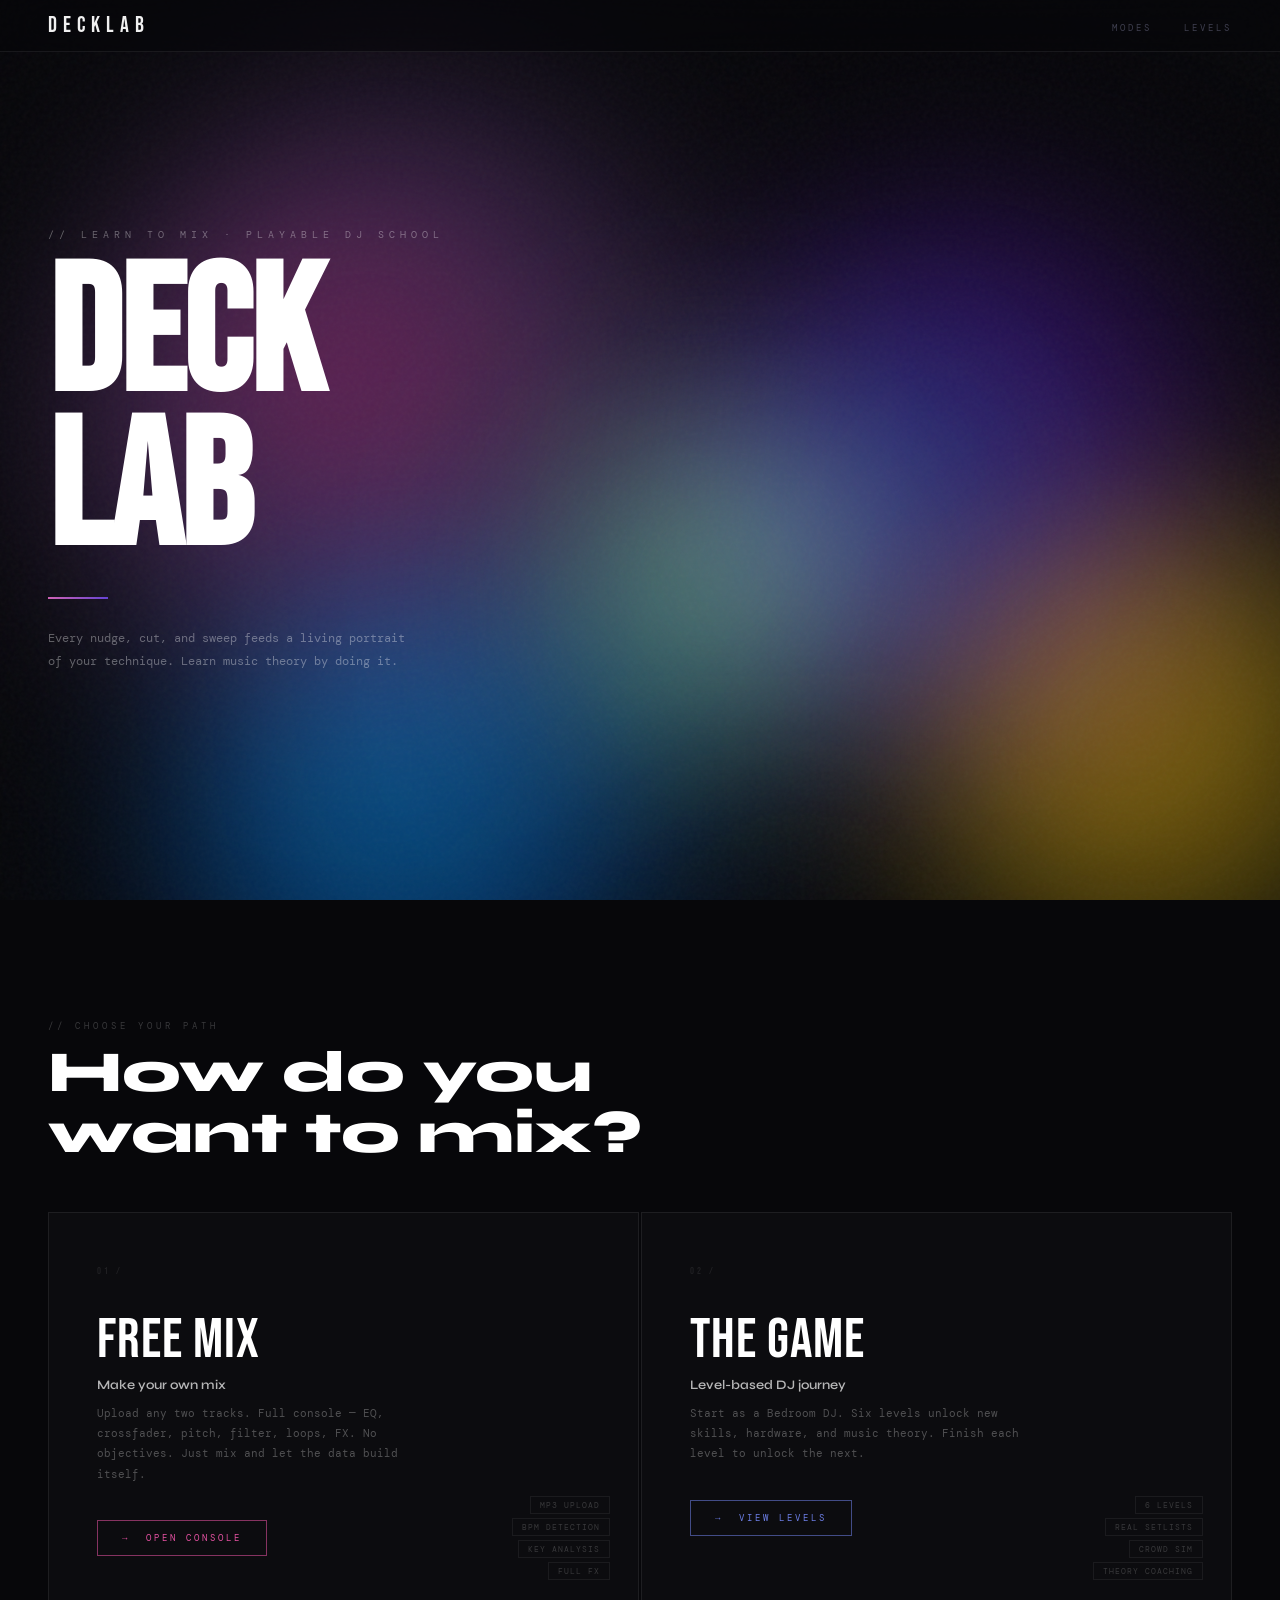
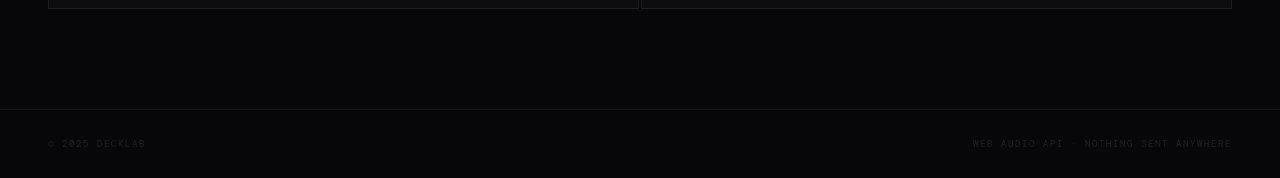
<file: decklab-landing (1).html>
<!DOCTYPE html>
<html lang="en">
<head>
<meta charset="UTF-8">
<meta name="viewport" content="width=device-width, initial-scale=1.0">
<title>DeckLab</title>
<style>
@import url('https://fonts.googleapis.com/css2?family=Bebas+Neue&family=DM+Mono:wght@300;400;500&family=Syne:wght@600;700;800&display=swap');

:root{
  --void:#07070a;
  --text:#f0f0f0;
  --muted:#404050;
  --border:rgba(255,255,255,.07);
}
*{margin:0;padding:0;box-sizing:border-box;}
html{scroll-behavior:smooth;}
body{
  background:var(--void);color:var(--text);
  font-family:'DM Mono',monospace;overflow-x:hidden;
  min-height:100vh;
}

/* ── AURA BG ── */
#aura{position:fixed;inset:0;z-index:0;pointer-events:none;overflow:hidden;}
.aura-blob{position:absolute;border-radius:50%;filter:blur(90px);mix-blend-mode:screen;}

/* grain */
body::after{
  content:'';position:fixed;inset:0;pointer-events:none;z-index:1;
  opacity:.035;
  background-image:url("data:image/svg+xml,%3Csvg viewBox='0 0 256 256' xmlns='http://www.w3.org/2000/svg'%3E%3Cfilter id='n'%3E%3CfeTurbulence type='fractalNoise' baseFrequency='0.85' numOctaves='4' stitchTiles='stitch'/%3E%3C/filter%3E%3Crect width='100%25' height='100%25' filter='url(%23n)'/%3E%3C/svg%3E");
}

/* ── NAV ── */
nav{
  position:fixed;top:0;left:0;right:0;z-index:100;
  height:52px;display:flex;align-items:center;justify-content:space-between;
  padding:0 48px;
  background:rgba(7,7,10,.55);backdrop-filter:blur(24px);
  border-bottom:1px solid var(--border);
}
.nav-logo{
  font-family:'Bebas Neue',sans-serif;font-size:22px;letter-spacing:6px;
  color:var(--text);text-decoration:none;
}
.nav-links{display:flex;gap:32px;list-style:none;}
.nav-links a{font-size:9px;letter-spacing:3px;text-transform:uppercase;color:var(--muted);text-decoration:none;transition:color .2s;}
.nav-links a:hover{color:var(--text);}

/* ── HERO ── */
#hero{
  position:relative;z-index:2;
  min-height:100vh;
  display:flex;flex-direction:column;align-items:flex-start;justify-content:center;
  padding:0 48px;
}
.hero-eyebrow{
  font-size:10px;letter-spacing:5px;text-transform:uppercase;
  color:rgba(255,255,255,.35);margin-bottom:20px;
  opacity:0;animation:up .7s .2s forwards;
}
.hero-title{
  font-family:'Bebas Neue',sans-serif;
  font-size:clamp(90px,14vw,200px);
  line-height:.86;letter-spacing:-2px;color:#fff;
  opacity:0;animation:up .8s .35s forwards;
}
.hero-rule{
  width:60px;height:2px;
  background:linear-gradient(90deg,rgba(255,120,220,.8),rgba(120,80,255,.8));
  margin:28px 0;opacity:0;animation:up .7s .5s forwards;
}
.hero-sub{
  font-size:12px;line-height:1.9;color:rgba(255,255,255,.35);
  max-width:360px;margin-bottom:0;
  opacity:0;animation:up .7s .6s forwards;
}
@keyframes up{from{opacity:0;transform:translateY(18px)}to{opacity:1;transform:none}}

/* ── MODES SECTION ── */
#modes{
  position:relative;z-index:2;
  padding:120px 48px 100px;
}
.modes-header{margin-bottom:48px;}
.modes-eyebrow{font-size:9px;letter-spacing:4px;text-transform:uppercase;color:rgba(255,255,255,.2);margin-bottom:10px;}
.modes-title{font-family:'Syne',sans-serif;font-size:clamp(32px,5vw,58px);font-weight:800;color:#fff;line-height:1.05;}

.modes-grid{display:grid;grid-template-columns:1fr 1fr;gap:2px;}
.mode-card{
  display:block;text-decoration:none;color:inherit;
  padding:52px 48px;background:rgba(255,255,255,.025);
  border:1px solid var(--border);position:relative;
  overflow:hidden;transition:background .3s;cursor:pointer;
}
.mode-card:hover{background:rgba(255,255,255,.04);}
.mode-card::before{
  content:'';position:absolute;inset:0;opacity:0;transition:opacity .4s;
}
.mode-card.free::before{background:radial-gradient(ellipse at 10% 90%,rgba(255,90,180,.08),transparent 55%);}
.mode-card.game::before{background:radial-gradient(ellipse at 90% 90%,rgba(100,120,255,.1),transparent 55%);}
.mode-card:hover::before{opacity:1;}

.mc-num{font-size:10px;letter-spacing:3px;color:rgba(255,255,255,.08);margin-bottom:36px;font-family:'Bebas Neue',sans-serif;}
.mc-title{font-family:'Bebas Neue',sans-serif;font-size:56px;letter-spacing:1px;line-height:1;margin-bottom:8px;}
.mode-card.free .mc-title{color:#fff;}
.mode-card.game .mc-title{color:#fff;}
.mc-sub{font-family:'Syne',sans-serif;font-size:13px;font-weight:600;color:rgba(255,255,255,.7);margin-bottom:10px;}
.mc-desc{font-size:11px;line-height:1.85;color:rgba(255,255,255,.28);max-width:340px;margin-bottom:36px;}
.mc-btn{
  display:inline-flex;align-items:center;gap:10px;
  padding:11px 24px;font-size:9px;letter-spacing:3px;text-transform:uppercase;
  font-family:'DM Mono',monospace;border:1px solid;transition:all .22s;
}
.mode-card.free .mc-btn{border-color:rgba(255,90,180,.5);color:rgba(255,90,180,.9);}
.mode-card.game .mc-btn{border-color:rgba(120,140,255,.5);color:rgba(120,140,255,.9);}
.mode-card.free:hover .mc-btn{background:rgba(255,90,180,.1);}
.mode-card.game:hover .mc-btn{background:rgba(120,140,255,.1);}
.mc-tags{
  position:absolute;bottom:28px;right:28px;
  display:flex;flex-direction:column;align-items:flex-end;gap:4px;
}
.mc-tag{font-size:8px;letter-spacing:1px;text-transform:uppercase;padding:3px 9px;border:1px solid rgba(255,255,255,.06);color:rgba(255,255,255,.18);}

/* ── FOOTER ── */
footer{
  position:relative;z-index:2;
  padding:28px 48px;border-top:1px solid var(--border);
  display:flex;justify-content:space-between;
  font-size:9px;letter-spacing:2px;text-transform:uppercase;color:rgba(255,255,255,.1);
}
::-webkit-scrollbar{width:2px;}
::-webkit-scrollbar-track{background:transparent;}
::-webkit-scrollbar-thumb{background:rgba(255,255,255,.08);}
</style>
</head>
<body>

<div id="aura">
  <!-- blobs injected by JS -->
</div>

<nav>
  <a href="decklab-landing.html" class="nav-logo">DeckLab</a>
  <ul class="nav-links">
    <li><a href="#modes">Modes</a></li>
    <li><a href="decklab-levels.html">Levels</a></li>
  </ul>
</nav>

<section id="hero">
  <p class="hero-eyebrow">// Learn to mix · Playable DJ School</p>
  <h1 class="hero-title">DECK<br>LAB</h1>
  <div class="hero-rule"></div>
  <p class="hero-sub">Every nudge, cut, and sweep feeds a living portrait of your technique. Learn music theory by doing it.</p>
</section>

<section id="modes">
  <div class="modes-header">
    <p class="modes-eyebrow">// Choose your path</p>
    <h2 class="modes-title">How do you<br>want to mix?</h2>
  </div>
  <div class="modes-grid">
    <a class="mode-card free" href="decklab-console.html">
      <div class="mc-num">01 /</div>
      <div class="mc-title">FREE MIX</div>
      <div class="mc-sub">Make your own mix</div>
      <p class="mc-desc">Upload any two tracks. Full console — EQ, crossfader, pitch, filter, loops, FX. No objectives. Just mix and let the data build itself.</p>
      <span class="mc-btn">→ &nbsp;Open Console</span>
      <div class="mc-tags">
        <span class="mc-tag">MP3 Upload</span>
        <span class="mc-tag">BPM Detection</span>
        <span class="mc-tag">Key Analysis</span>
        <span class="mc-tag">Full FX</span>
      </div>
    </a>
    <a class="mode-card game" href="decklab-levels.html">
      <div class="mc-num">02 /</div>
      <div class="mc-title">THE GAME</div>
      <div class="mc-sub">Level-based DJ journey</div>
      <p class="mc-desc">Start as a Bedroom DJ. Six levels unlock new skills, hardware, and music theory. Finish each level to unlock the next.</p>
      <span class="mc-btn">→ &nbsp;View Levels</span>
      <div class="mc-tags">
        <span class="mc-tag">6 Levels</span>
        <span class="mc-tag">Real Setlists</span>
        <span class="mc-tag">Crowd Sim</span>
        <span class="mc-tag">Theory Coaching</span>
      </div>
    </a>
  </div>
</section>

<footer>
  <span>© 2025 DeckLab</span>
  <span>Web Audio API · Nothing sent anywhere</span>
</footer>

<script>
// ── AURA BLOBS ──
const aura = document.getElementById('aura');
const BLOBS = [
  {w:700,h:700,x:5,  y:5,  c:['#ff3cac','#784ba0'],vx:.018,vy:.012,t:0},
  {w:600,h:600,x:55, y:20, c:['#2575fc','#6a11cb'],vx:-.014,vy:.018,t:1.2},
  {w:500,h:500,x:70, y:55, c:['#f7971e','#ffd200'],vx:.012,vy:-.016,t:2.4},
  {w:550,h:550,x:10, y:60, c:['#00c6ff','#0072ff'],vx:.016,vy:.01, t:3.6},
  {w:400,h:400,x:45, y:45, c:['#a8ff78','#78ffd6'],vx:-.01, vy:.014,t:4.8},
];

BLOBS.forEach((b,i)=>{
  const el=document.createElement('div');
  el.className='aura-blob';
  el.style.cssText=`width:${b.w}px;height:${b.h}px;left:${b.x}%;top:${b.y}%;
    background:radial-gradient(circle at 40% 40%, ${b.c[0]}, ${b.c[1]}, transparent 70%);
    opacity:0.45;`;
  aura.appendChild(el);
  b.el=el;
});

let T=0;
(function anim(){
  T+=.4;
  BLOBS.forEach(b=>{
    const px=b.x+Math.sin((T+b.t*40)*b.vx*0.7)*8;
    const py=b.y+Math.cos((T+b.t*30)*b.vy*0.7)*7;
    b.el.style.transform=`translate(${px-b.x}%,${py-b.y}%)`;
  });
  requestAnimationFrame(anim);
})();
</script>
</body>
</html>
</file>
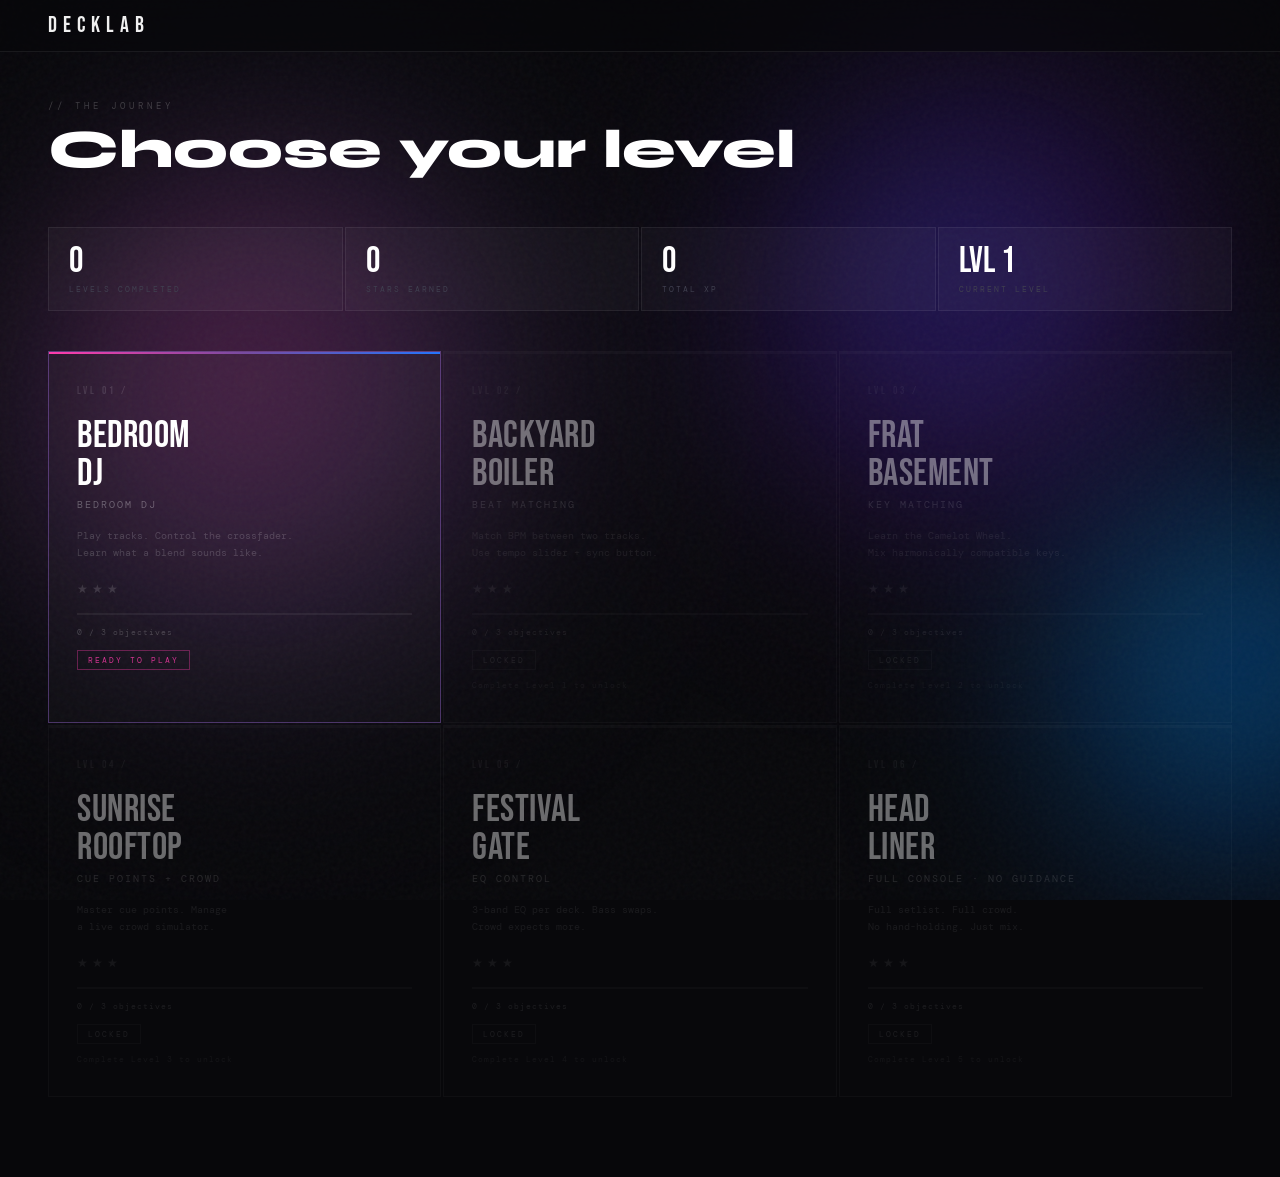
<file: decklab-levels.html>
<!DOCTYPE html>
<html lang="en">
<head>
<meta charset="UTF-8">
<meta name="viewport" content="width=device-width, initial-scale=1.0">
<title>DeckLab — Levels</title>
<style>
@import url('https://fonts.googleapis.com/css2?family=Bebas+Neue&family=DM+Mono:wght@300;400;500&family=Syne:wght@600;700;800&display=swap');
:root{--void:#07070a;--text:#f0f0f0;--muted:#404050;--border:rgba(255,255,255,.07);}
*{margin:0;padding:0;box-sizing:border-box;}
html{scroll-behavior:smooth;}
body{background:var(--void);color:var(--text);font-family:'DM Mono',monospace;min-height:100vh;}
#aura{position:fixed;inset:0;z-index:0;pointer-events:none;overflow:hidden;}
.aura-blob{position:absolute;border-radius:50%;filter:blur(100px);mix-blend-mode:screen;}
body::after{content:'';position:fixed;inset:0;pointer-events:none;z-index:1;opacity:.035;background-image:url("data:image/svg+xml,%3Csvg viewBox='0 0 256 256' xmlns='http://www.w3.org/2000/svg'%3E%3Cfilter id='n'%3E%3CfeTurbulence type='fractalNoise' baseFrequency='0.85' numOctaves='4' stitchTiles='stitch'/%3E%3C/filter%3E%3Crect width='100%25' height='100%25' filter='url(%23n)'/%3E%3C/svg%3E");}
nav{position:fixed;top:0;left:0;right:0;z-index:100;height:52px;display:flex;align-items:center;justify-content:space-between;padding:0 48px;background:rgba(7,7,10,.6);backdrop-filter:blur(24px);border-bottom:1px solid var(--border);}
.nav-logo{font-family:'Bebas Neue',sans-serif;font-size:22px;letter-spacing:6px;color:var(--text);text-decoration:none;}

#page{position:relative;z-index:2;padding:100px 48px 80px;}
.page-eyebrow{font-size:9px;letter-spacing:4px;text-transform:uppercase;color:rgba(255,255,255,.2);margin-bottom:10px;}
.page-title{font-family:'Syne',sans-serif;font-size:clamp(32px,5vw,54px);font-weight:800;color:#fff;line-height:1.05;margin-bottom:48px;}

/* ── PROGRESS SUMMARY ── */
#progress-summary{
  display:flex;gap:2px;margin-bottom:40px;
}
.ps-item{
  flex:1;background:rgba(255,255,255,.03);border:1px solid var(--border);
  padding:16px 20px;
}
.ps-val{font-family:'Bebas Neue',sans-serif;font-size:36px;color:#fff;line-height:1;}
.ps-lbl{font-size:8px;letter-spacing:2px;text-transform:uppercase;color:var(--muted);margin-top:4px;}

/* ── LEVELS GRID ── */
#levels-grid{display:grid;grid-template-columns:repeat(3,1fr);gap:2px;}

.level-card{
  background:rgba(255,255,255,.025);border:1px solid var(--border);
  padding:32px 28px;position:relative;overflow:hidden;
  cursor:pointer;transition:background .25s;text-decoration:none;color:inherit;display:block;
}
.level-card:hover:not(.locked){background:rgba(255,255,255,.05);}
.level-card.locked{cursor:not-allowed;opacity:.4;}
.level-card.completed{border-color:rgba(255,255,255,.15);}
.level-card.active{border-color:rgba(180,120,255,.35);}

/* Accent bar top */
.lc-bar{position:absolute;top:0;left:0;right:0;height:2px;}
.level-card.completed .lc-bar{background:linear-gradient(90deg,#a8ff78,#78ffd6);}
.level-card.active .lc-bar{background:linear-gradient(90deg,#ff3cac,#784ba0,#2575fc);}
.level-card.locked .lc-bar{background:rgba(255,255,255,.06);}

.lc-num{font-family:'Bebas Neue',sans-serif;font-size:11px;letter-spacing:3px;color:rgba(255,255,255,.12);margin-bottom:20px;}
.lc-title{font-family:'Bebas Neue',sans-serif;font-size:38px;letter-spacing:.5px;line-height:1;margin-bottom:5px;color:#fff;}
.lc-name{font-size:10px;letter-spacing:2px;text-transform:uppercase;color:rgba(255,255,255,.3);margin-bottom:16px;}
.lc-obj{font-size:10px;color:rgba(255,255,255,.18);line-height:1.7;margin-bottom:20px;}

/* Progress bar */
.lc-progress{height:2px;background:rgba(255,255,255,.06);margin-bottom:12px;}
.lc-progress-fill{height:100%;transition:width .6s cubic-bezier(.22,1,.36,1);}
.lc-progress-label{font-size:8px;letter-spacing:1px;color:rgba(255,255,255,.2);}

/* Stars */
.lc-stars{display:flex;gap:4px;margin-bottom:16px;}
.star{font-size:12px;opacity:.15;}
.star.earned{opacity:1;}

.lc-status{
  font-size:8px;letter-spacing:2px;text-transform:uppercase;
  padding:4px 10px;border:1px solid;display:inline-block;
}
.level-card.completed .lc-status{border-color:rgba(168,255,120,.3);color:rgba(168,255,120,.8);}
.level-card.active .lc-status{border-color:rgba(255,60,172,.35);color:rgba(255,60,172,.8);}
.level-card.locked .lc-status{border-color:rgba(255,255,255,.06);color:rgba(255,255,255,.2);}

.lc-unlock{font-size:8px;color:rgba(255,255,255,.12);margin-top:10px;letter-spacing:1px;}

::-webkit-scrollbar{width:2px;}::-webkit-scrollbar-thumb{background:rgba(255,255,255,.07);}
</style>
</head>
<body>
<div id="aura"></div>
<nav>
  <a href="decklab-landing.html" class="nav-logo">DeckLab</a>
</nav>

<div id="page">
  <p class="page-eyebrow">// The Journey</p>
  <h2 class="page-title">Choose your level</h2>

  <div id="progress-summary">
    <div class="ps-item"><div class="ps-val" id="ps-completed">0</div><div class="ps-lbl">Levels Completed</div></div>
    <div class="ps-item"><div class="ps-val" id="ps-stars">0</div><div class="ps-lbl">Stars Earned</div></div>
    <div class="ps-item"><div class="ps-val" id="ps-xp">0</div><div class="ps-lbl">Total XP</div></div>
    <div class="ps-item"><div class="ps-val" id="ps-next">LVL 1</div><div class="ps-lbl">Current Level</div></div>
  </div>

  <div id="levels-grid">
    <a class="level-card active" href="decklab-game.html?level=1" id="card-1">
      <div class="lc-bar"></div>
      <div class="lc-num">LVL 01 /</div>
      <div class="lc-title">BEDROOM<br>DJ</div>
      <div class="lc-name">Bedroom DJ</div>
      <div class="lc-obj">Play tracks. Control the crossfader.<br>Learn what a blend sounds like.</div>
      <div class="lc-stars" id="stars-1">
        <span class="star">★</span><span class="star">★</span><span class="star">★</span>
      </div>
      <div class="lc-progress"><div class="lc-progress-fill" id="prog-1" style="width:0%;background:linear-gradient(90deg,#ff3cac,#784ba0)"></div></div>
      <div class="lc-progress-label" id="prog-lbl-1">0 / 3 objectives</div>
      <div style="height:10px"></div>
      <span class="lc-status">Ready to Play</span>
    </a>

    <div class="level-card locked" id="card-2">
      <div class="lc-bar"></div>
      <div class="lc-num">LVL 02 /</div>
      <div class="lc-title">BACKYARD<br>BOILER</div>
      <div class="lc-name">Beat Matching</div>
      <div class="lc-obj">Match BPM between two tracks.<br>Use tempo slider + sync button.</div>
      <div class="lc-stars"><span class="star">★</span><span class="star">★</span><span class="star">★</span></div>
      <div class="lc-progress"><div class="lc-progress-fill" style="width:0%;background:linear-gradient(90deg,#f7971e,#ffd200)"></div></div>
      <div class="lc-progress-label">0 / 3 objectives</div>
      <div style="height:10px"></div>
      <span class="lc-status">Locked</span>
      <div class="lc-unlock">Complete Level 1 to unlock</div>
    </div>

    <div class="level-card locked" id="card-3">
      <div class="lc-bar"></div>
      <div class="lc-num">LVL 03 /</div>
      <div class="lc-title">FRAT<br>BASEMENT</div>
      <div class="lc-name">Key Matching</div>
      <div class="lc-obj">Learn the Camelot Wheel.<br>Mix harmonically compatible keys.</div>
      <div class="lc-stars"><span class="star">★</span><span class="star">★</span><span class="star">★</span></div>
      <div class="lc-progress"><div class="lc-progress-fill" style="width:0%;background:linear-gradient(90deg,#00c6ff,#0072ff)"></div></div>
      <div class="lc-progress-label">0 / 3 objectives</div>
      <div style="height:10px"></div>
      <span class="lc-status">Locked</span>
      <div class="lc-unlock">Complete Level 2 to unlock</div>
    </div>

    <div class="level-card locked" id="card-4">
      <div class="lc-bar"></div>
      <div class="lc-num">LVL 04 /</div>
      <div class="lc-title">SUNRISE<br>ROOFTOP</div>
      <div class="lc-name">Cue Points + Crowd</div>
      <div class="lc-obj">Master cue points. Manage<br>a live crowd simulator.</div>
      <div class="lc-stars"><span class="star">★</span><span class="star">★</span><span class="star">★</span></div>
      <div class="lc-progress"><div class="lc-progress-fill" style="width:0%;background:linear-gradient(90deg,#a8ff78,#78ffd6)"></div></div>
      <div class="lc-progress-label">0 / 3 objectives</div>
      <div style="height:10px"></div>
      <span class="lc-status">Locked</span>
      <div class="lc-unlock">Complete Level 3 to unlock</div>
    </div>

    <div class="level-card locked" id="card-5">
      <div class="lc-bar"></div>
      <div class="lc-num">LVL 05 /</div>
      <div class="lc-title">FESTIVAL<br>GATE</div>
      <div class="lc-name">EQ Control</div>
      <div class="lc-obj">3-band EQ per deck. Bass swaps.<br>Crowd expects more.</div>
      <div class="lc-stars"><span class="star">★</span><span class="star">★</span><span class="star">★</span></div>
      <div class="lc-progress"><div class="lc-progress-fill" style="width:0%;background:linear-gradient(90deg,#ff3cac,#ff9a00)"></div></div>
      <div class="lc-progress-label">0 / 3 objectives</div>
      <div style="height:10px"></div>
      <span class="lc-status">Locked</span>
      <div class="lc-unlock">Complete Level 4 to unlock</div>
    </div>

    <div class="level-card locked" id="card-6">
      <div class="lc-bar"></div>
      <div class="lc-num">LVL 06 /</div>
      <div class="lc-title">HEAD<br>LINER</div>
      <div class="lc-name">Full Console · No Guidance</div>
      <div class="lc-obj">Full setlist. Full crowd.<br>No hand-holding. Just mix.</div>
      <div class="lc-stars"><span class="star">★</span><span class="star">★</span><span class="star">★</span></div>
      <div class="lc-progress"><div class="lc-progress-fill" style="width:0%;background:linear-gradient(90deg,#784ba0,#2575fc)"></div></div>
      <div class="lc-progress-label">0 / 3 objectives</div>
      <div style="height:10px"></div>
      <span class="lc-status">Locked</span>
      <div class="lc-unlock">Complete Level 5 to unlock</div>
    </div>
  </div>
</div>

<script>
// Aura blobs
const aura=document.getElementById('aura');
const BLOBS=[
  {w:600,h:600,x:0,y:10,c:['#ff3cac','#784ba0'],vx:.012,vy:.008,t:0},
  {w:500,h:500,x:60,y:5,c:['#2575fc','#6a11cb'],vx:-.01,vy:.012,t:1.5},
  {w:450,h:450,x:80,y:50,c:['#00c6ff','#0072ff'],vx:.009,vy:-.01,t:3},
];
BLOBS.forEach(b=>{
  const el=document.createElement('div');el.className='aura-blob';
  el.style.cssText=`width:${b.w}px;height:${b.h}px;left:${b.x}%;top:${b.y}%;background:radial-gradient(circle at 40% 40%,${b.c[0]},${b.c[1]},transparent 70%);opacity:0.35;`;
  aura.appendChild(el);b.el=el;
});
let T=0;(function anim(){T+=.4;BLOBS.forEach(b=>{const px=b.x+Math.sin((T+b.t*40)*b.vx*.7)*8,py=b.y+Math.cos((T+b.t*30)*b.vy*.7)*7;b.el.style.transform=`translate(${px-b.x}%,${py-b.y}%)`;});requestAnimationFrame(anim);})();

// Load progress from localStorage
function loadProgress(){
  try{
    const p=JSON.parse(localStorage.getItem('decklab_progress')||'{}');
    const completed=p.completedLevels||[];
    const stars=p.stars||{};
    const xp=p.totalXP||0;
    document.getElementById('ps-completed').textContent=completed.length;
    document.getElementById('ps-stars').textContent=Object.values(stars).reduce((a,v)=>a+v,0);
    document.getElementById('ps-xp').textContent=xp;
    const next=completed.length+1;
    document.getElementById('ps-next').textContent='LVL '+(next<=6?next:6);
    // Unlock cards
    for(let i=1;i<=6;i++){
      const card=document.getElementById(`card-${i}`);
      if(!card)continue;
      if(completed.includes(i)){
        card.className='level-card completed';
        card.href=`decklab-game.html?level=${i}`;
        card.setAttribute('onclick','');
        // fill stars
        const s=stars[i]||0;
        document.querySelectorAll(`#stars-${i} .star`).forEach((el,si)=>{if(si<s)el.classList.add('earned');});
        card.querySelector('.lc-status').textContent='Completed';
        card.querySelector('.lc-progress-fill').style.width='100%';
        card.querySelector('.lc-progress-label').textContent='3 / 3 objectives';
      } else if(i===next||i===1){
        card.className='level-card active';
        if(card.tagName!=='A'){
          const a=document.createElement('a');
          a.href=`decklab-game.html?level=${i}`;
          a.className='level-card active';
          a.innerHTML=card.innerHTML;
          card.parentNode.replaceChild(a,card);
        }
      }
    }
  }catch(e){}
}
loadProgress();
</script>
</body>
</html>
</file>
